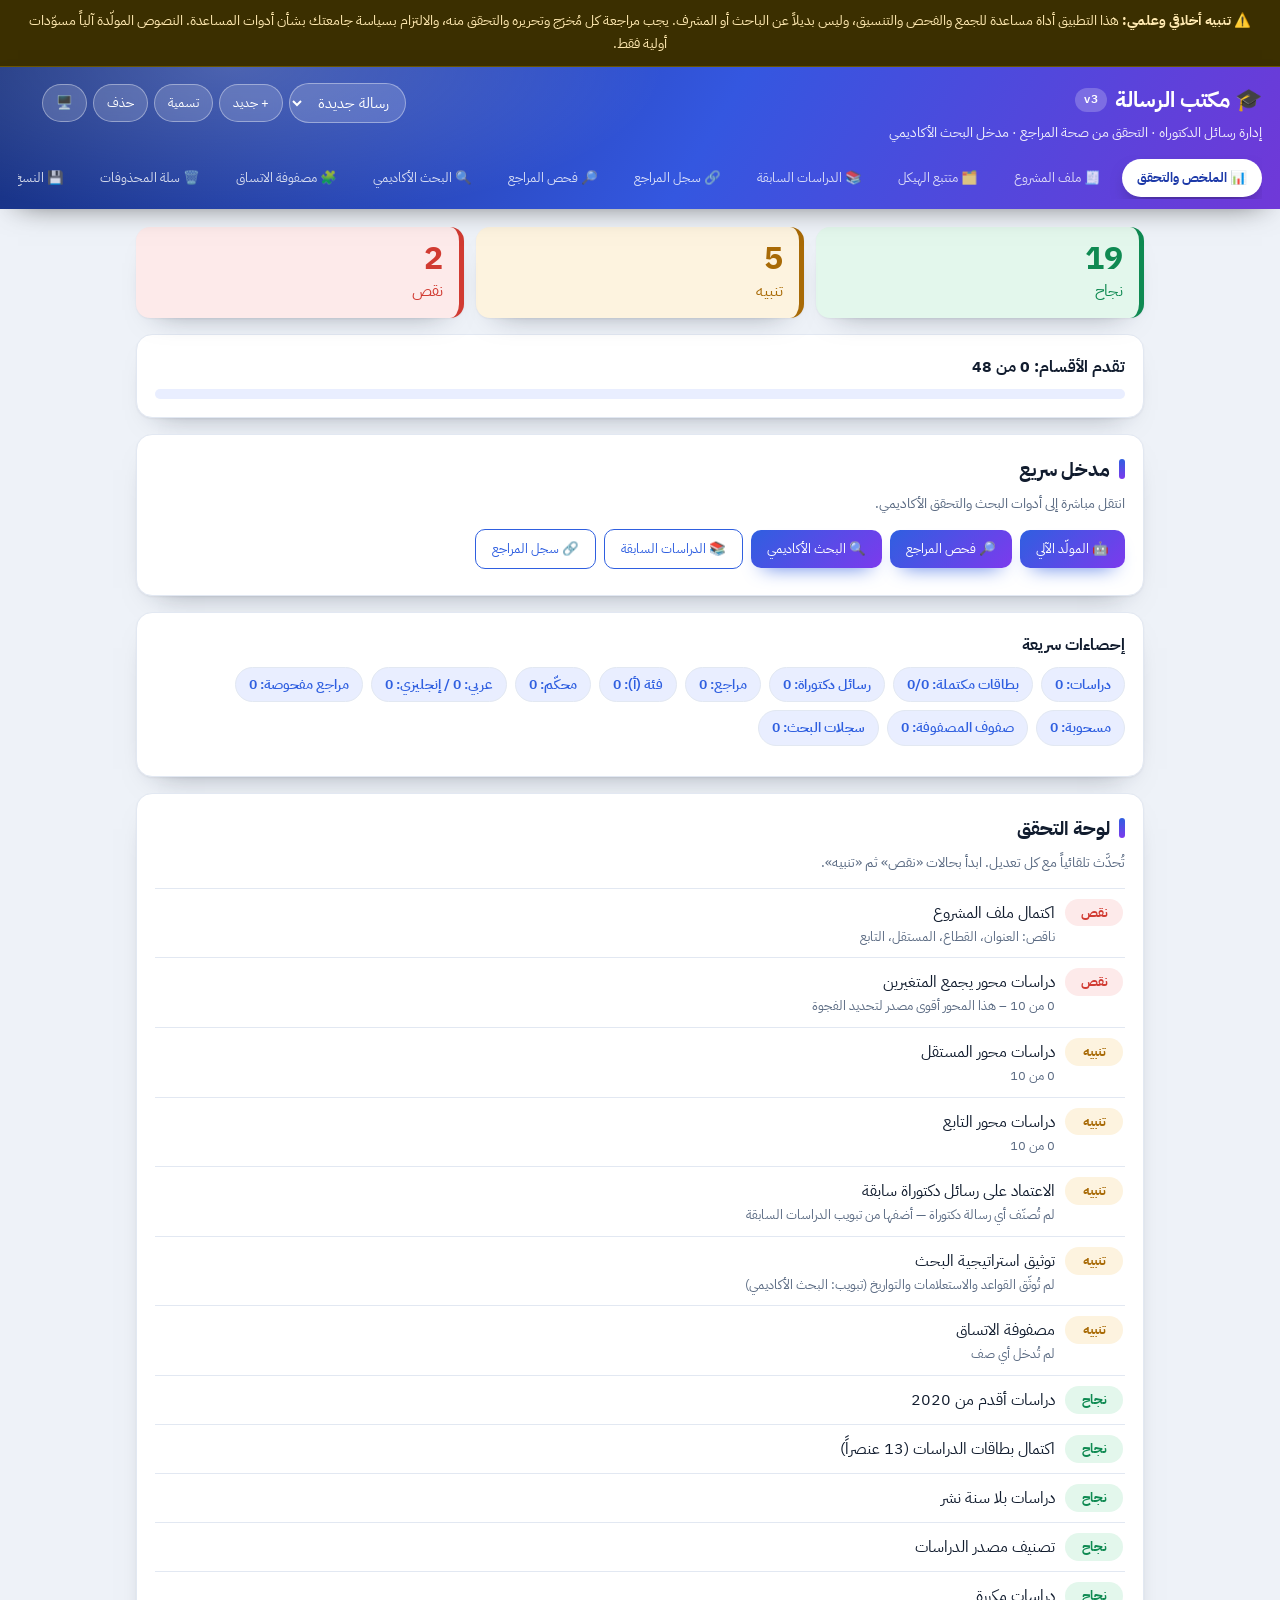
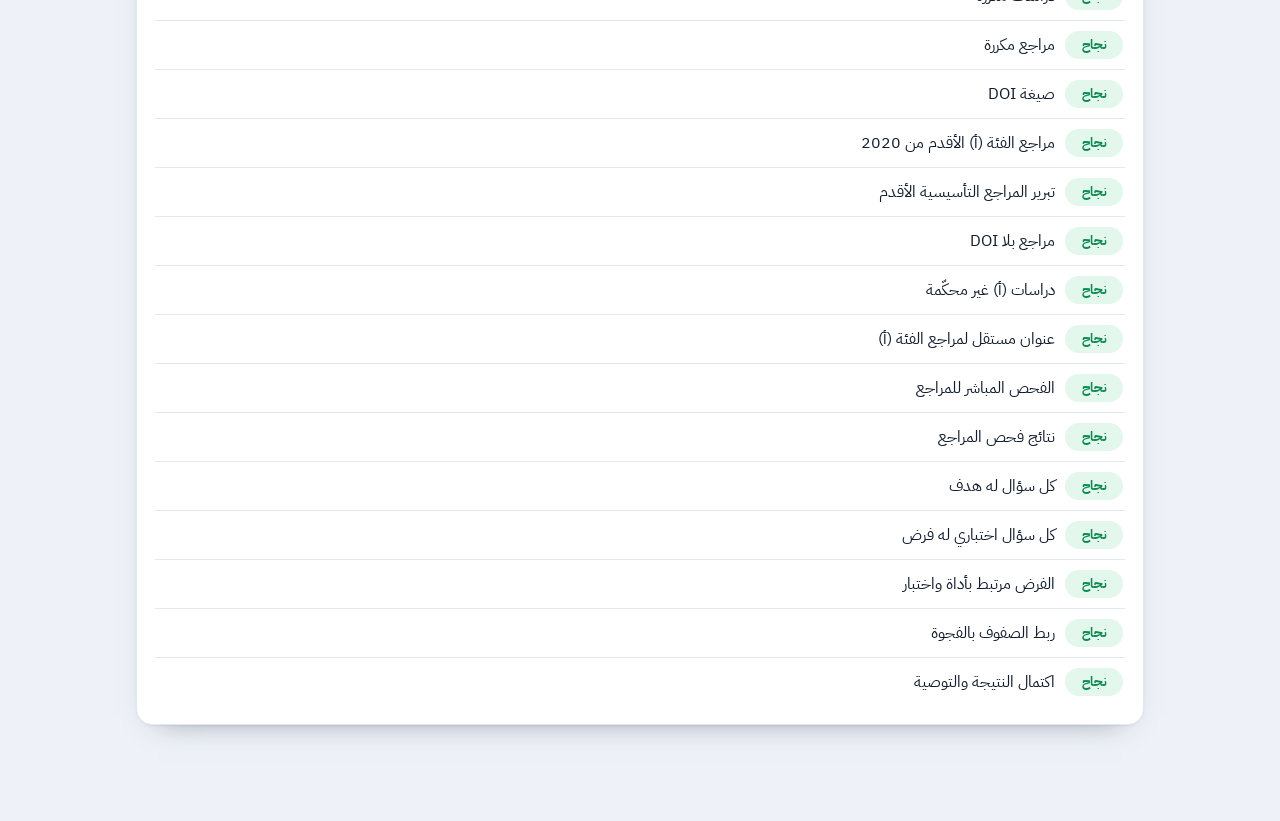
<file: index.html>
<!DOCTYPE html>
<html lang="ar" dir="rtl">
<head>
<meta charset="utf-8">
<meta name="viewport" content="width=device-width, initial-scale=1, viewport-fit=cover">
<title>مكتب الرسالة v3 – إدارة رسائل الدكتوراه والتحقق منها والبحث الأكاديمي</title>
<meta name="description" content="تطبيق عربي لإدارة رسالة الدكتوراه: الهيكل، الدراسات السابقة، سجل المراجع، فحص صحة المراجع عبر Crossref و OpenAlex، البحث الأكاديمي، مصفوفة الاتساق، والمولّد الآلي.">
<meta name="theme-color" content="#16307f">
<link rel="icon" type="image/svg+xml" href="assets/img/logo.svg">
<meta property="og:type" content="website">
<meta property="og:title" content="مكتب الرسالة v3 — مساعد رسائل الدكتوراه">
<meta property="og:description" content="إدارة رسالة الدكتوراه من البداية حتى الاستبيان، مع فحص صحة المراجع والبحث الأكاديمي.">
<meta property="og:image" content="screenshots/01-dashboard.png">
<link href="https://fonts.googleapis.com/css2?family=IBM+Plex+Sans+Arabic:wght@400;500;600;700&display=swap" rel="stylesheet">
<link rel="stylesheet" href="assets/css/style.css">
</head>
<body>
<div role="note" aria-label="تنبيه أخلاقي وعلمي" class="ethics-banner" style="background:#3b2f00;color:#ffe9b0;border-bottom:1px solid #6b5500;padding:10px 16px;font-size:13.5px;line-height:1.7;text-align:center">
⚠️ <b>تنبيه أخلاقي وعلمي:</b> هذا التطبيق أداة مساعدة للجمع والفحص والتنسيق، وليس بديلاً عن الباحث أو المشرف. يجب مراجعة كل مُخرَج وتحريره والتحقق منه، والالتزام بسياسة جامعتك بشأن أدوات المساعدة. النصوص المولّدة آلياً مسوّدات أولية فقط.
</div>
<header>
 <div class="hrow">
  <div><h1>🎓 مكتب الرسالة <span class="ver">v3</span></h1><p>إدارة رسائل الدكتوراه · التحقق من صحة المراجع · مدخل البحث الأكاديمي</p></div>
  <div class="pbar">
   <select id="psel" aria-label="اختيار المشروع"></select>
   <button class="hbtn" id="newp">+ جديد</button>
   <button class="hbtn" id="renp">تسمية</button>
   <button class="hbtn" id="delp">حذف</button>
   <button class="hbtn" id="thm" title="تبديل المظهر">🖥️</button>
   <span id="saved" aria-live="polite">✓</span>
  </div>
 </div>
 <nav role="tablist" id="nav"></nav>
</header>
<main id="main"></main>
<div id="toast" role="status"></div>
<script src="assets/js/app.js"></script>
</body>
</html>
</file>
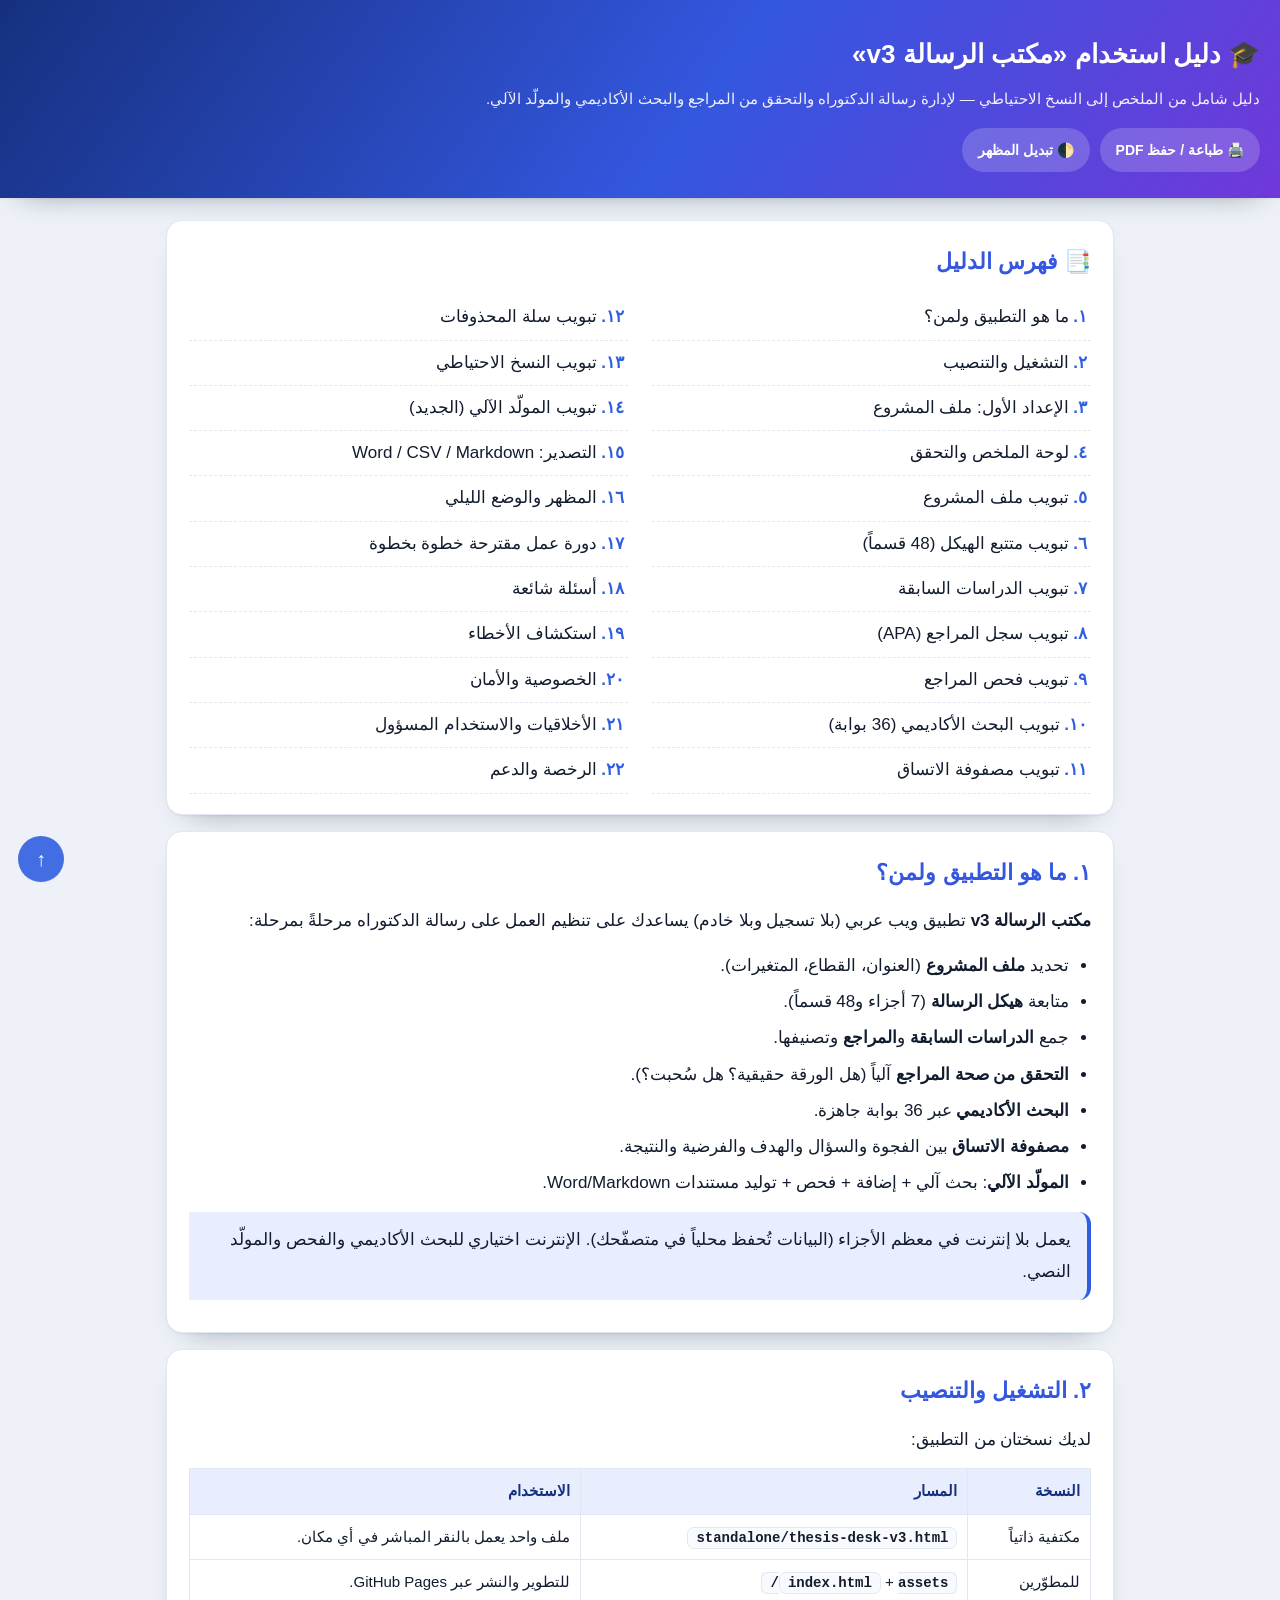
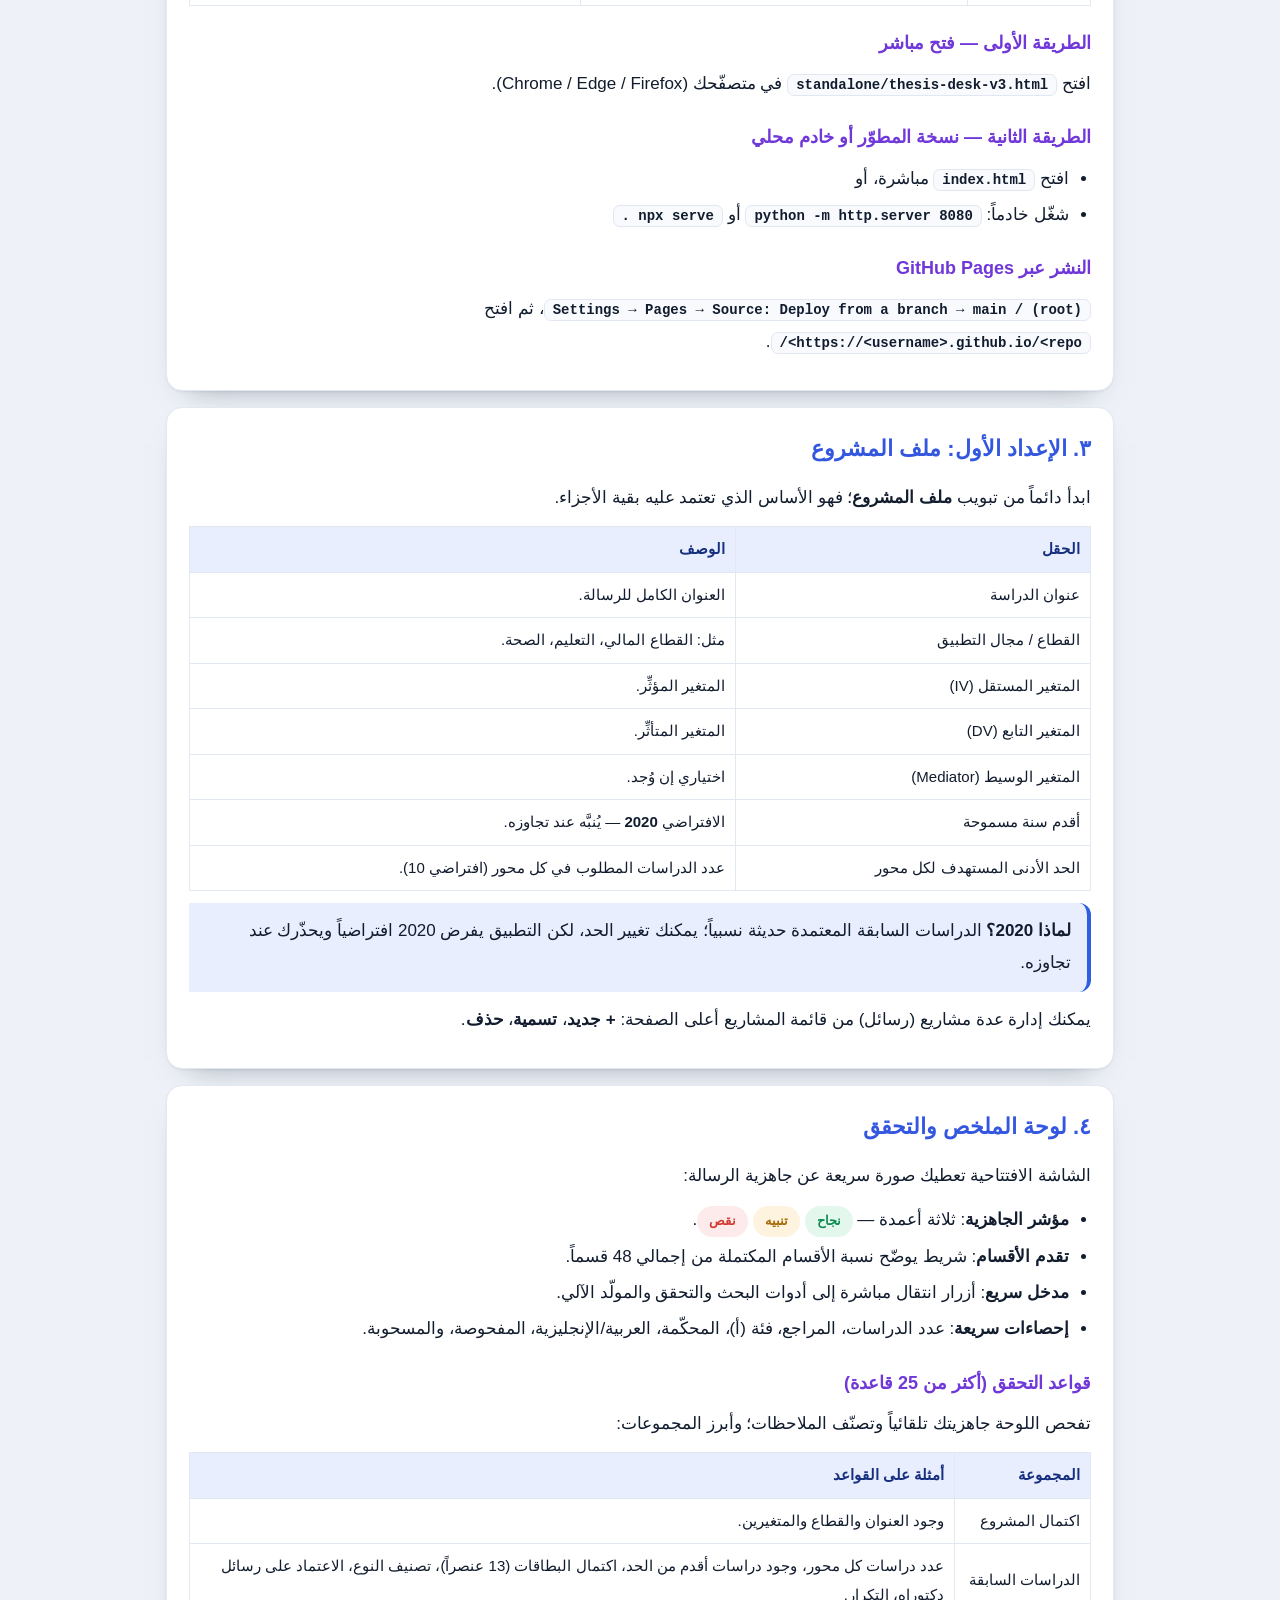
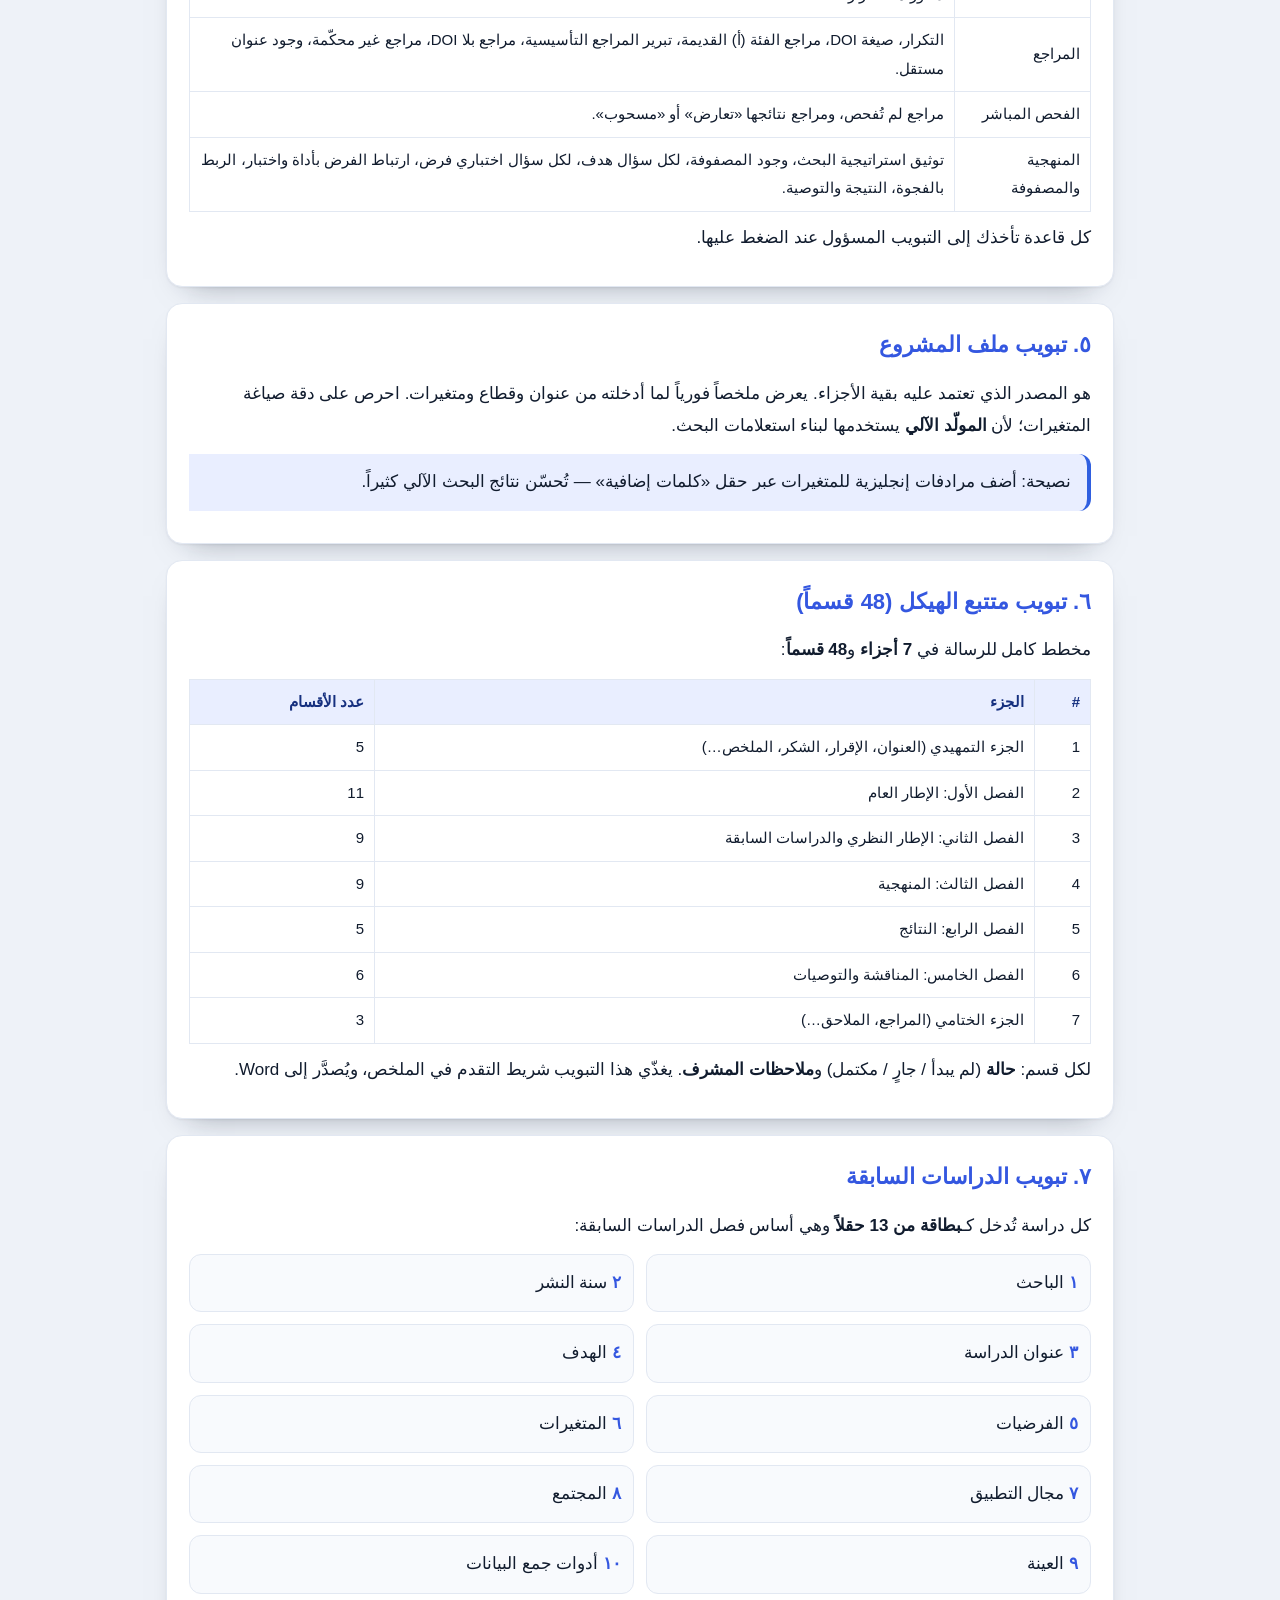
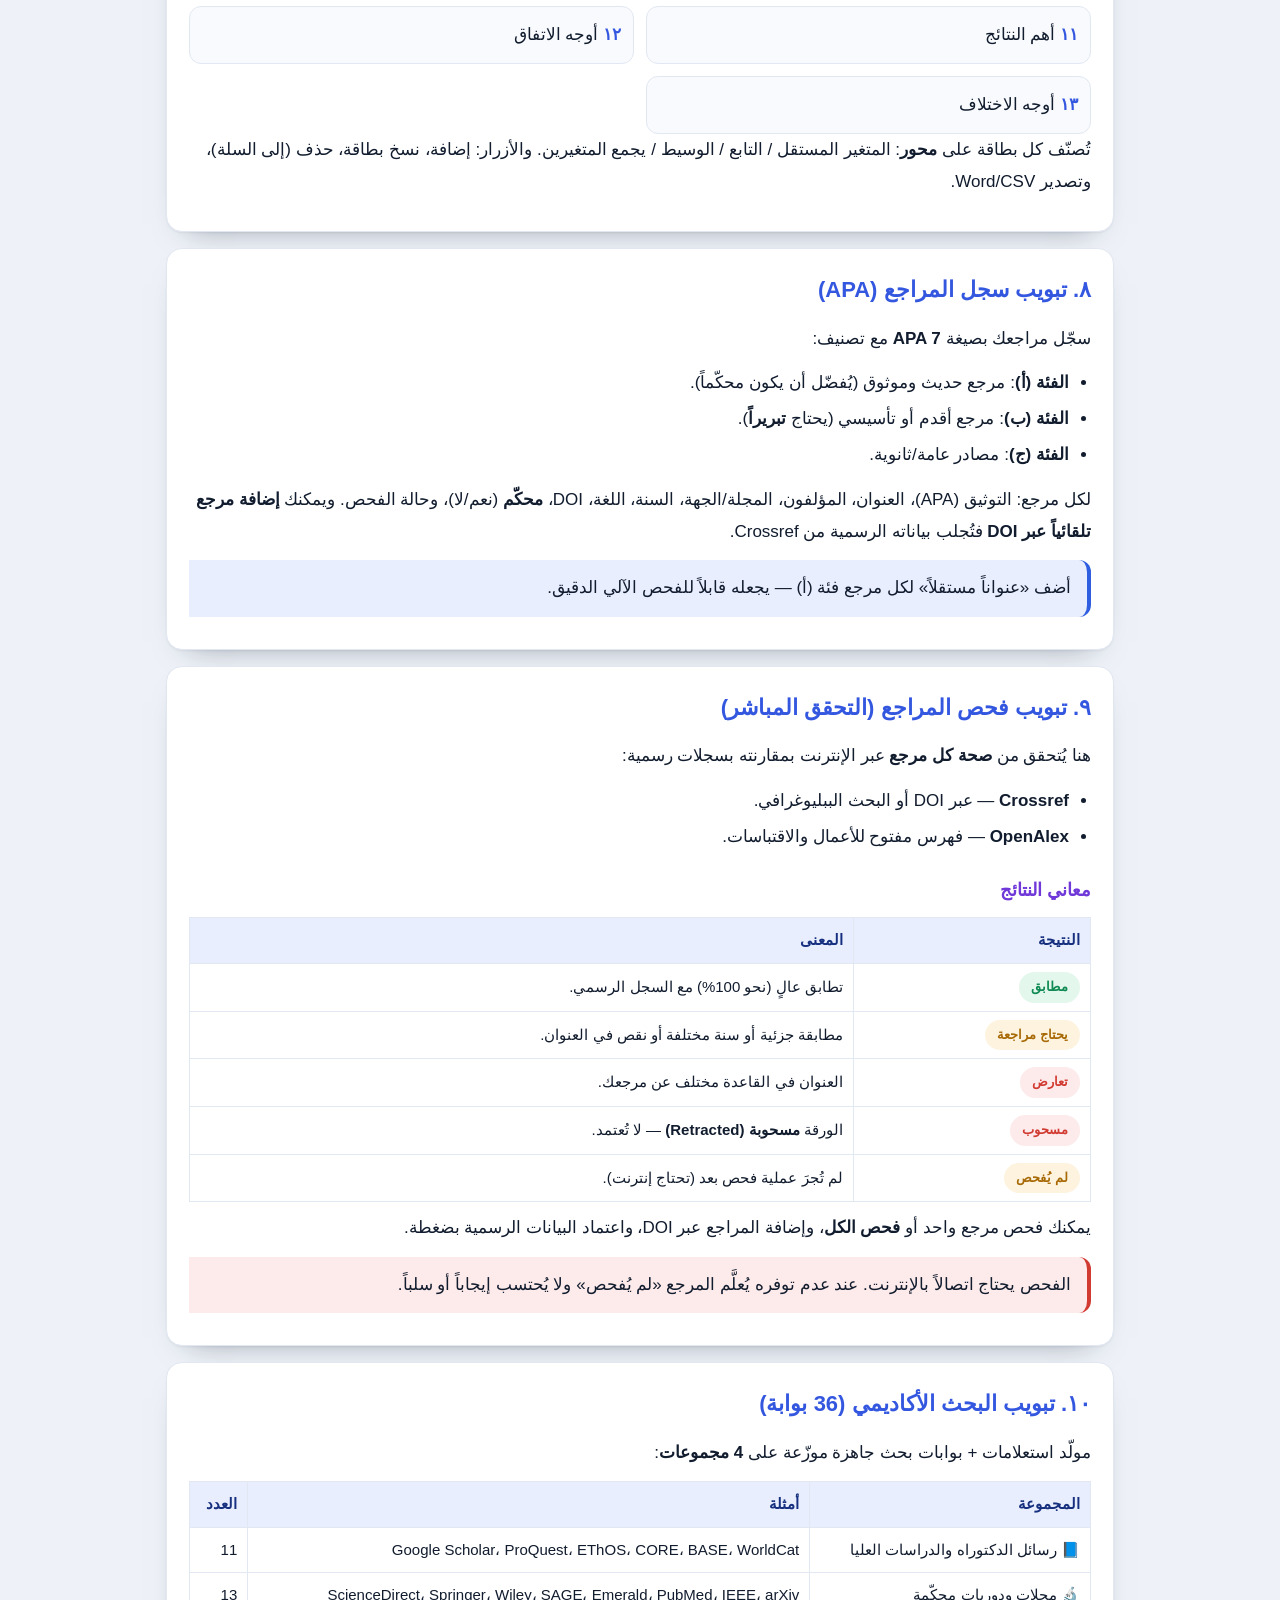
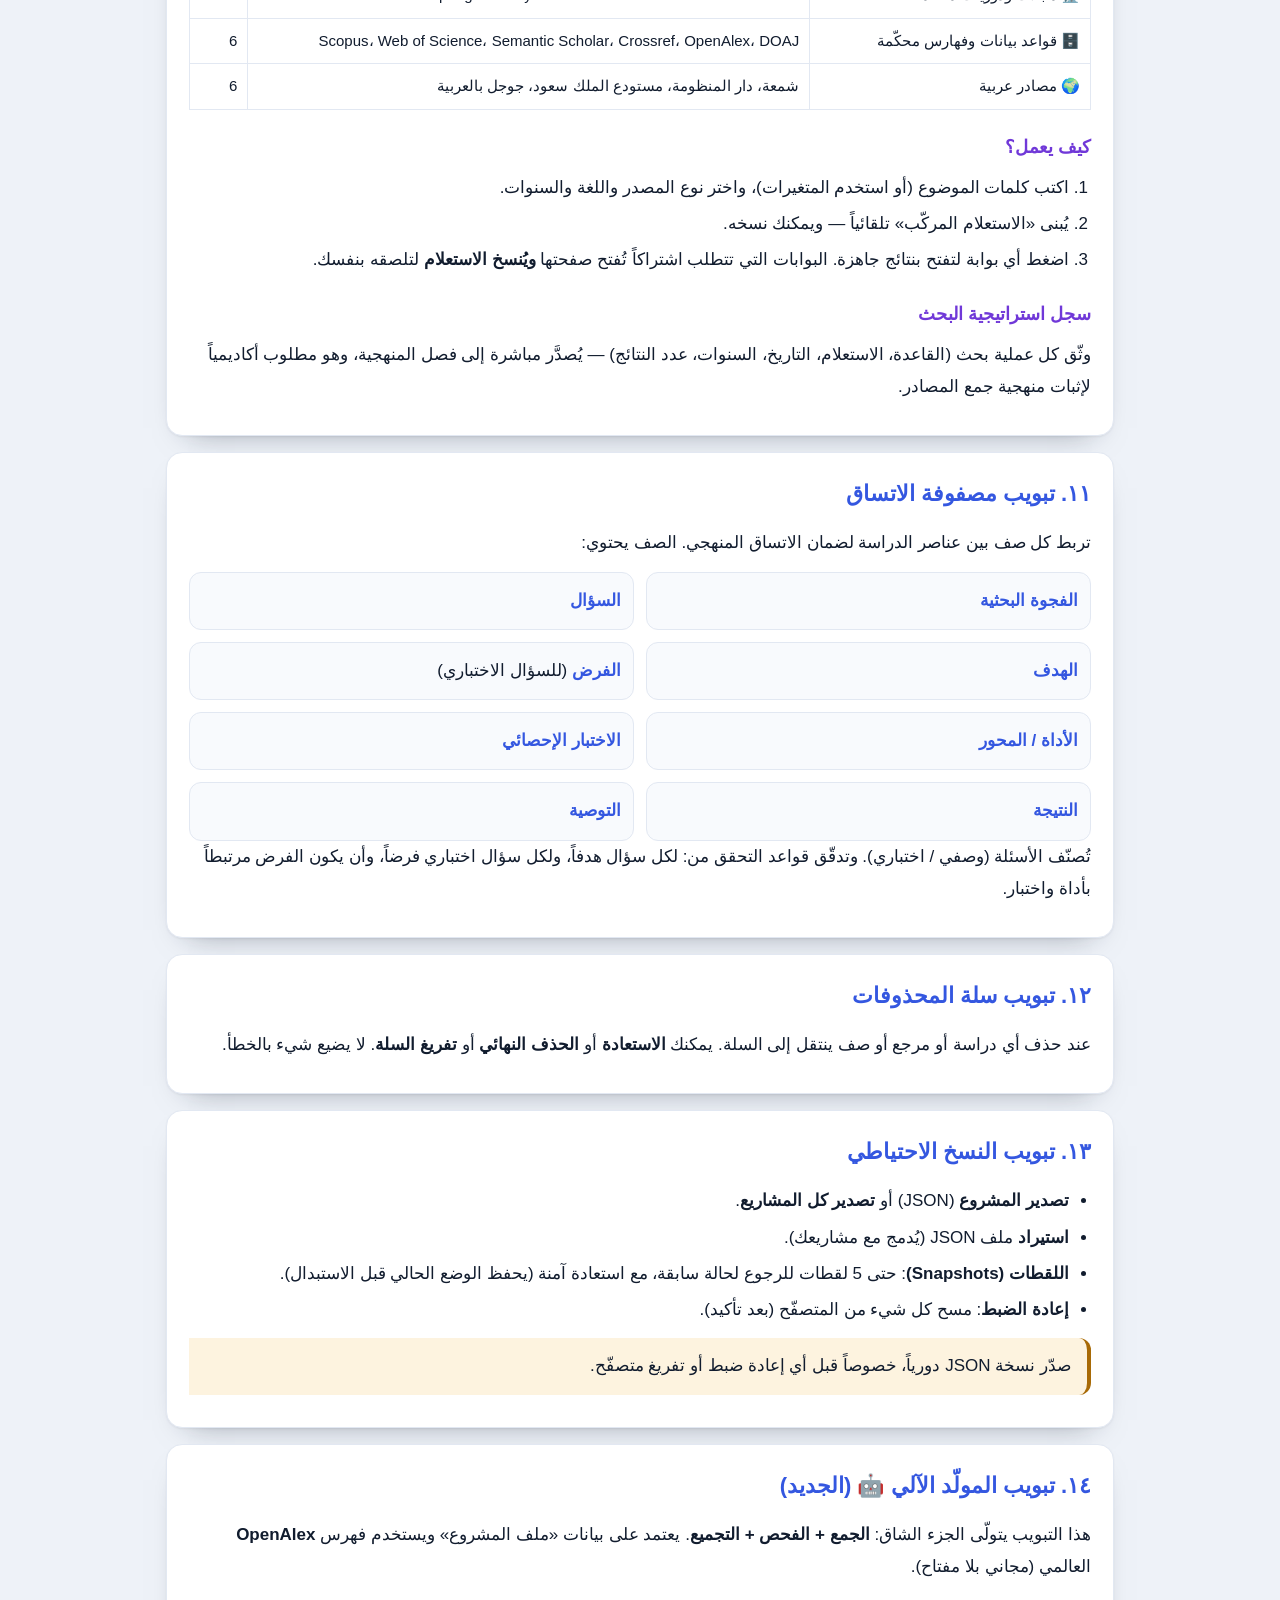
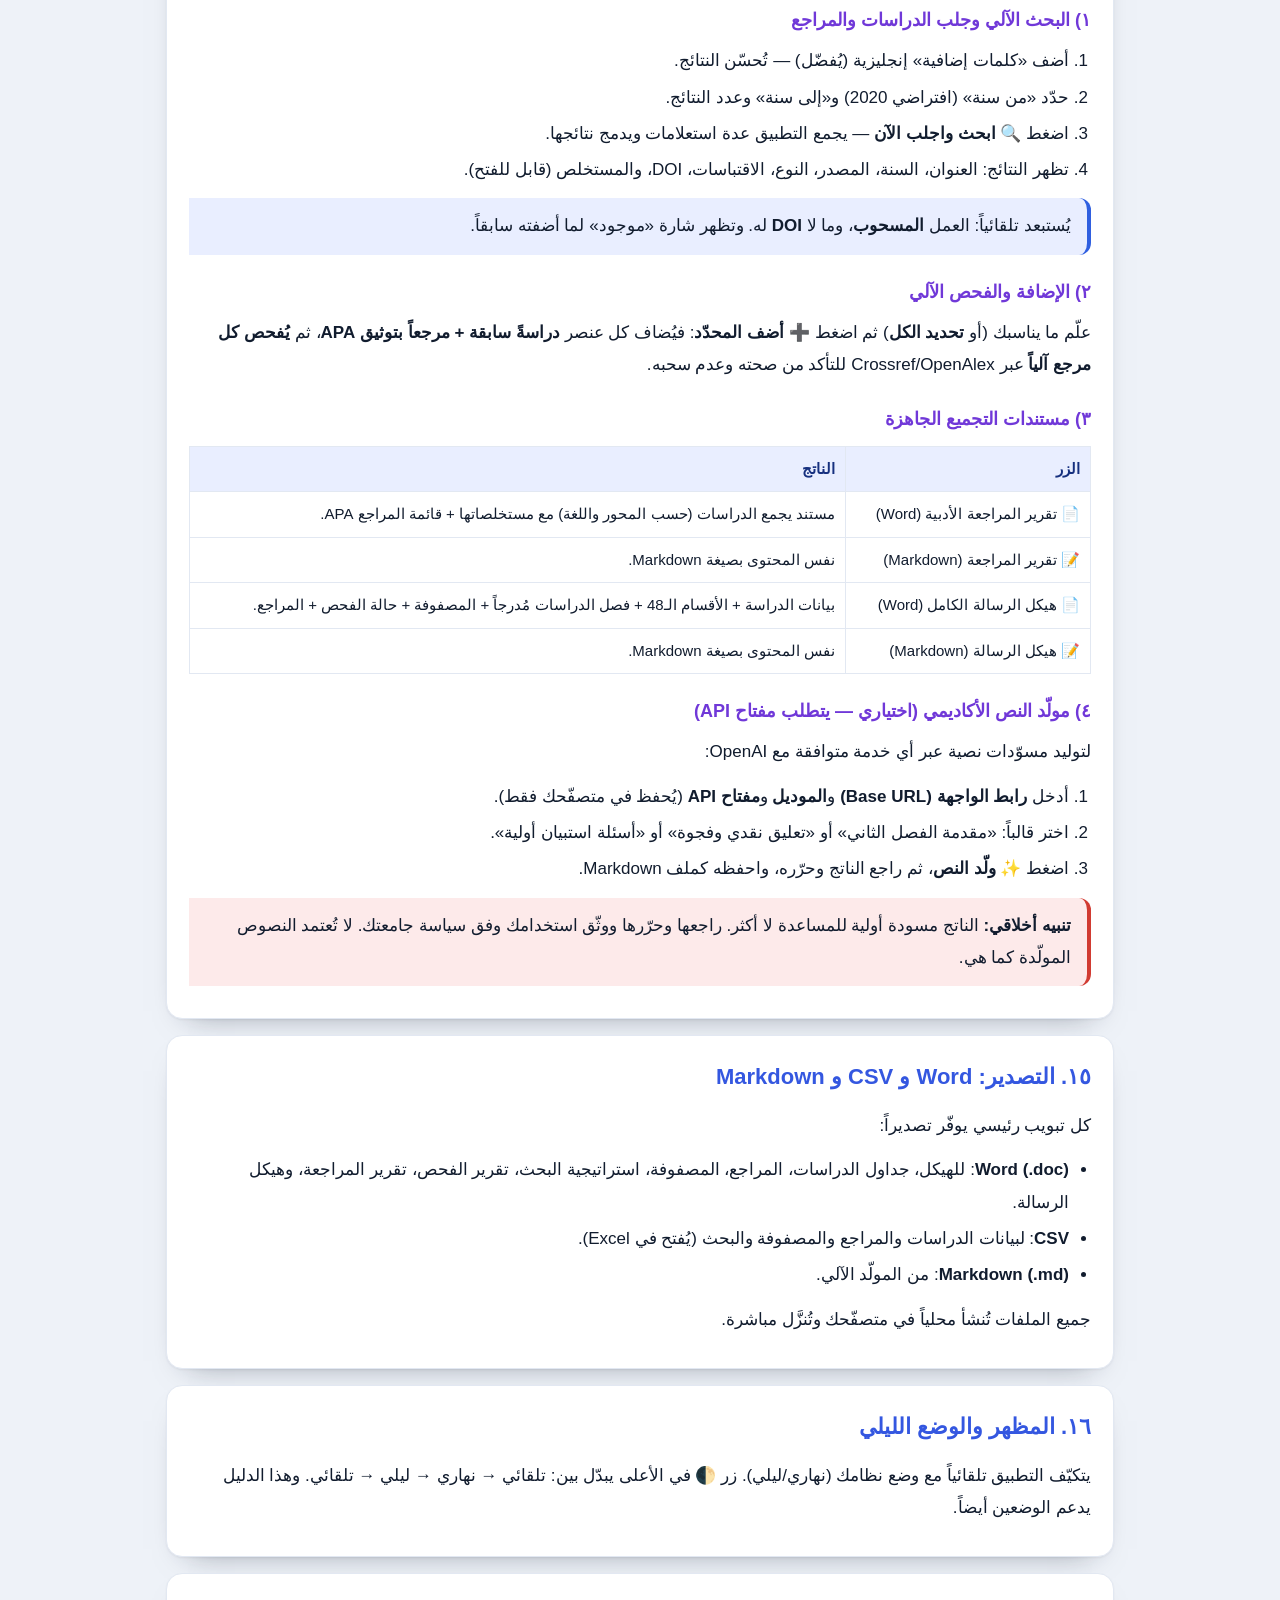
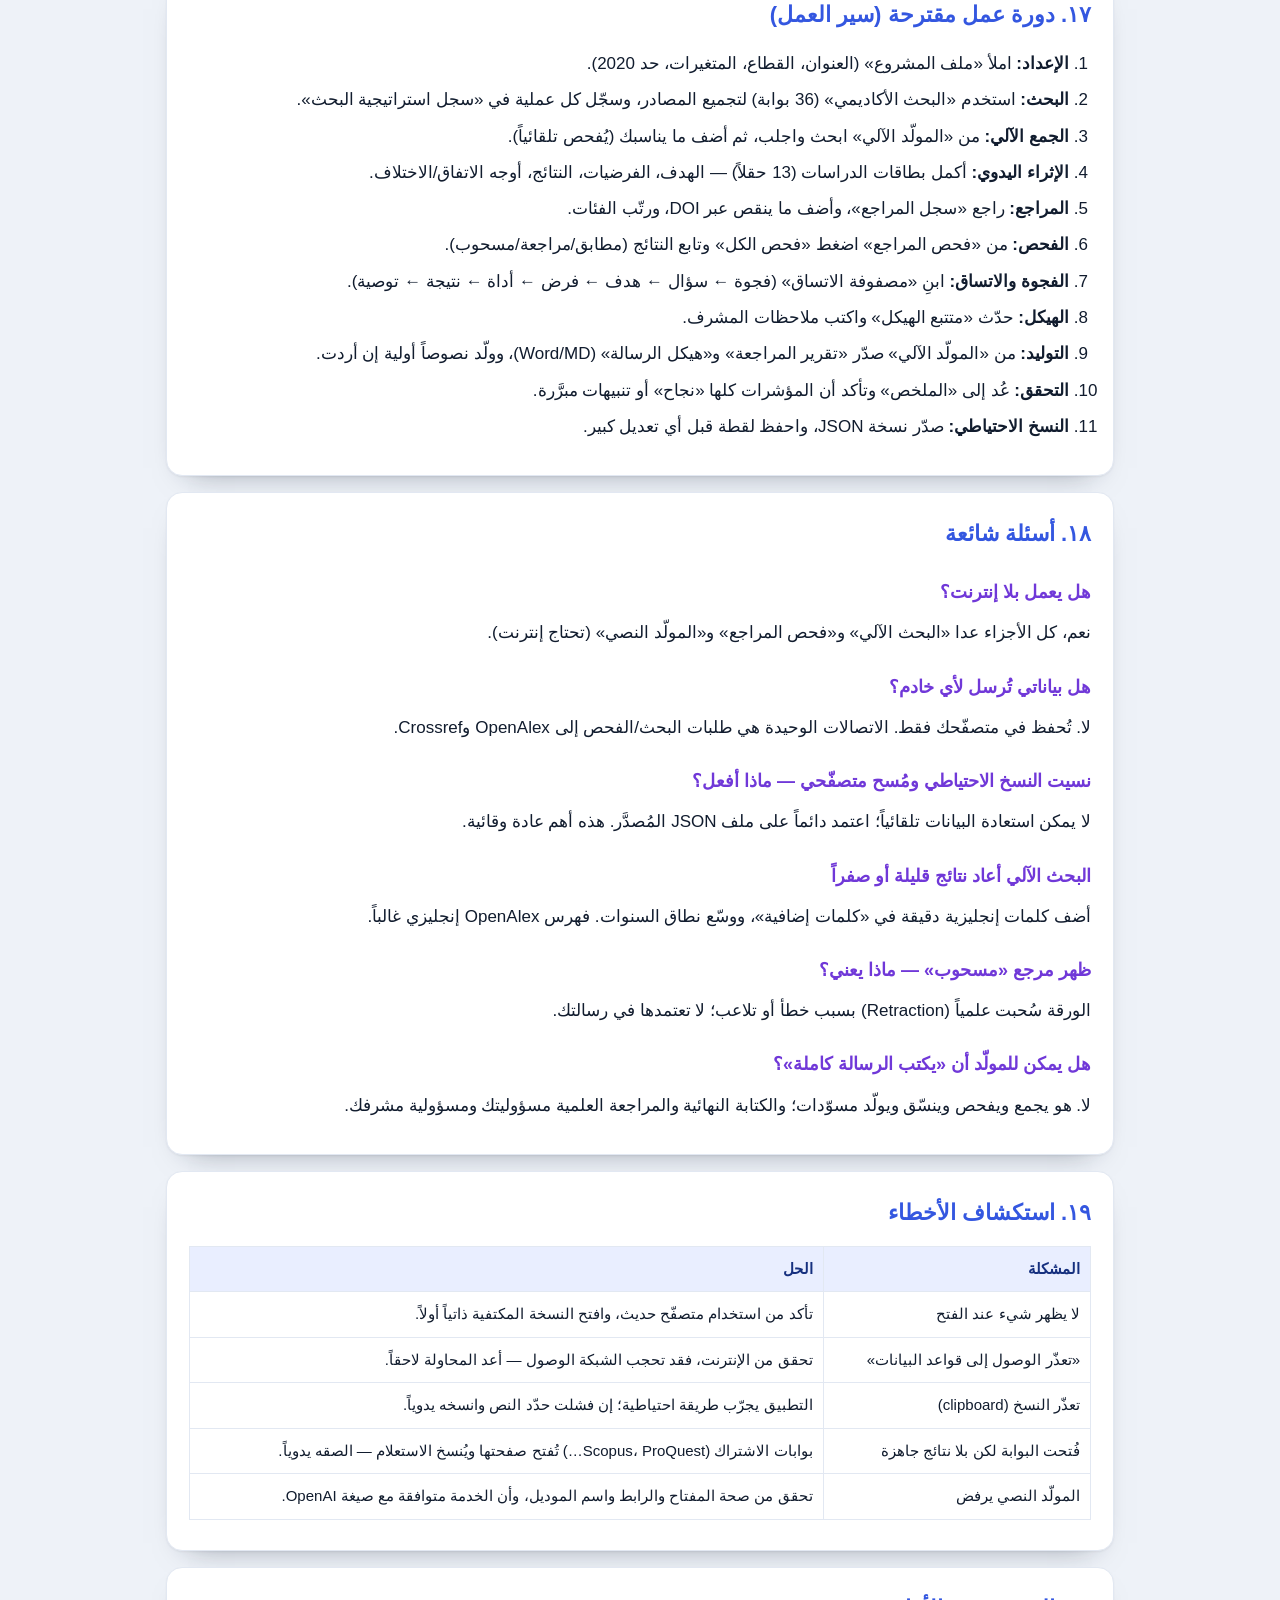
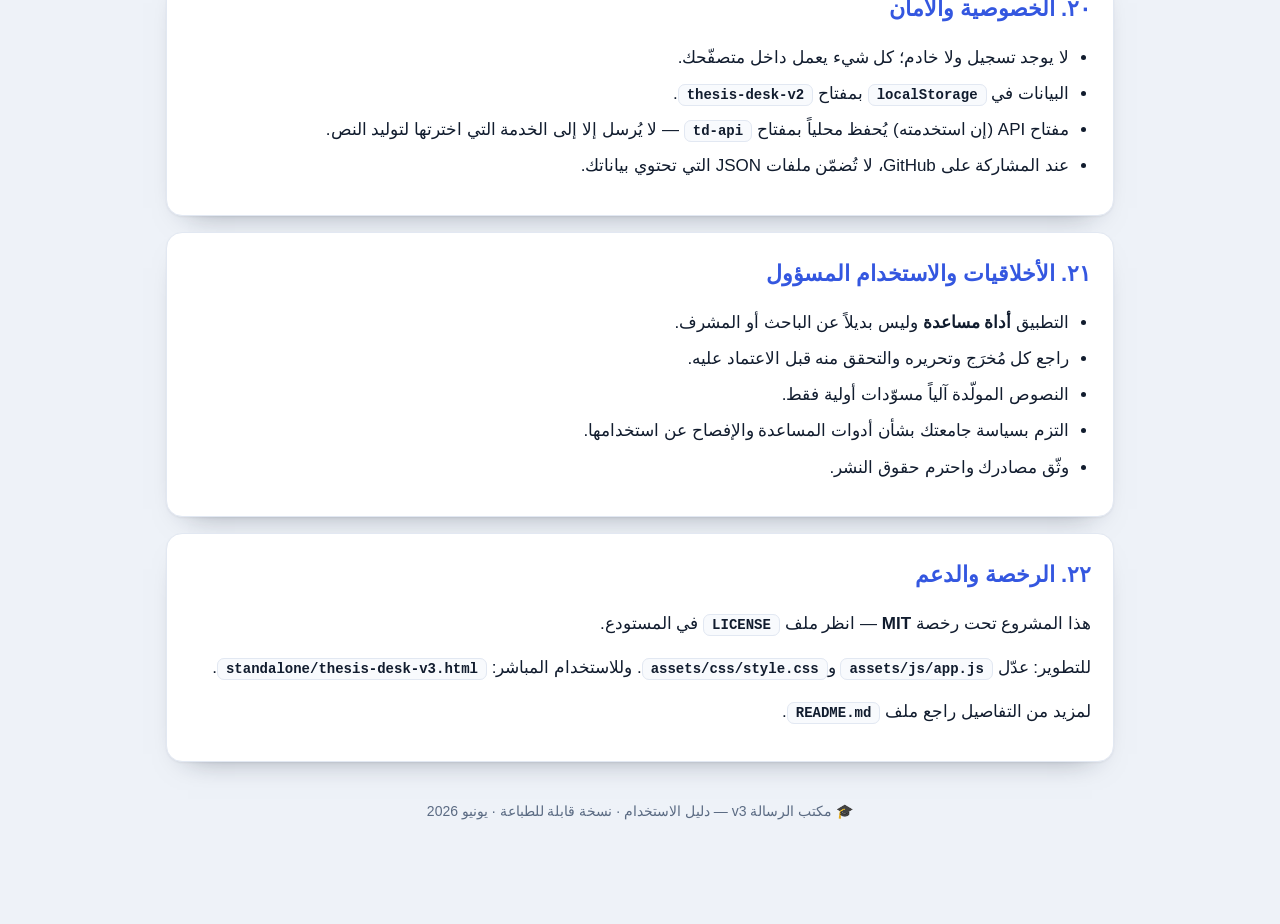
<file: guide.html>
<!DOCTYPE html>
<html lang="ar" dir="rtl">
<head>
<meta charset="utf-8">
<meta name="viewport" content="width=device-width, initial-scale=1">
<title>دليل استخدام مكتب الرسالة v3 — من الملخص إلى النسخ الاحتياطي</title>
<style>
*{box-sizing:border-box}
:root{
--bg:#eef2f8;--bg2:#f8fafd;--card:#ffffff;--ink:#111c2e;--mut:#5b6b83;--line:#e2e8f2;
--acc:#2f5fe0;--acc2:#e9eeff;--acc3:#7c3aed;--hdr1:#16307f;--hdr2:#3457e0;--hdr3:#7038d8;
--ok:#0f8a52;--okb:#e3f7ec;--wr:#a86a06;--wrb:#fdf3df;--fl:#d13b32;--flb:#fdeaea;
--sh:0 1px 2px rgba(17,28,46,.05),0 14px 30px -22px rgba(17,28,46,.55)}
@media (prefers-color-scheme:dark){:root:not([data-theme="light"]){
--bg:#080d1c;--bg2:#0c1226;--card:#111a30;--ink:#e9edfb;--mut:#98a4c6;--line:#242e4b;
--acc:#7aa2ff;--acc2:#1a2445;--acc3:#b39bff;--hdr1:#101f4e;--hdr2:#2b3f9e;--hdr3:#4c1d95;
--ok:#4ade80;--okb:#0e2a1c;--wr:#fbbf24;--wrb:#2a220c;--fl:#f87171;--flb:#2c1414;
--sh:0 1px 2px rgba(0,0,0,.3),0 14px 30px -22px rgba(0,0,0,.8)}}
html{scroll-behavior:smooth}
body{margin:0;background:var(--bg);color:var(--ink);font-family:"IBM Plex Sans Arabic","Segoe UI",Tahoma,Arial,sans-serif;line-height:1.9;font-size:17px}
header{background:linear-gradient(125deg,var(--hdr1),var(--hdr2) 55%,var(--hdr3));color:#fff;padding:30px 20px 26px;box-shadow:var(--sh)}
header h1{margin:0 0 6px;font-size:26px}
header p{margin:0;opacity:.92;font-size:15px}
header .tools{margin-top:14px;display:flex;gap:10px;flex-wrap:wrap}
header button{font:inherit;font-size:14px;font-weight:600;border:0;border-radius:999px;padding:9px 16px;cursor:pointer;background:rgba(255,255,255,.18);color:#fff}
header button:hover{background:rgba(255,255,255,.32)}
.wrap{max-width:980px;margin:0 auto;padding:22px 16px 80px}
.card{background:var(--card);border:1px solid var(--line);border-radius:16px;padding:20px 22px;margin:0 0 16px;box-shadow:var(--sh)}
h2{color:var(--hdr2);font-size:22px;margin:0 0 12px;scroll-margin-top:16px}
h3{color:var(--hdr3);font-size:18px;margin:20px 0 8px}
p{margin:0 0 12px}
a{color:var(--acc)}
small{color:var(--mut)}
.toc{columns:2;column-gap:24px}
@media(max-width:640px){.toc{columns:1}}
.toc a{display:block;padding:6px 4px;text-decoration:none;color:var(--ink);border-bottom:1px dashed var(--line)}
.toc a:hover{color:var(--acc)}
.toc b{color:var(--acc);font-weight:700}
ul,ol{margin:0 0 12px;padding-inline-start:22px}
li{margin:4px 0}
table{width:100%;border-collapse:collapse;margin:10px 0;font-size:15px}
th,td{border:1px solid var(--line);padding:8px 10px;text-align:start}
th{background:var(--acc2);color:var(--hdr1)}
.badge{display:inline-block;font-size:13px;font-weight:700;border-radius:999px;padding:3px 12px;white-space:nowrap}
.ok{background:var(--okb);color:var(--ok)}.wr{background:var(--wrb);color:var(--wr)}.fl{background:var(--flb);color:var(--fl)}
.note{border-inline-start:4px solid var(--acc);background:var(--acc2);border-radius:0 12px 12px 0;padding:12px 16px;margin:12px 0}
.note.warn{border-color:var(--wr);background:var(--wrb)}
.note.danger{border-color:var(--fl);background:var(--flb)}
.kbd{font:600 14px/1 ui-monospace,Consolas,monospace;background:var(--bg2);border:1px solid var(--line);border-radius:7px;padding:2px 8px}
.grid{display:grid;grid-template-columns:1fr 1fr;gap:12px}
@media(max-width:640px){.grid{grid-template-columns:1fr}}
.mini{background:var(--bg2);border:1px solid var(--line);border-radius:12px;padding:12px}
.mini b{color:var(--hdr2)}
.top{position:fixed;inset-inline-end:18px;bottom:18px;background:var(--acc);color:#fff;border:0;border-radius:50%;width:46px;height:46px;font-size:20px;cursor:pointer;box-shadow:var(--sh);opacity:.9}
.top:hover{opacity:1}
footer{color:var(--mut);text-align:center;font-size:14px;padding:20px}
@media print{
 header{background:#16307f!important;-webkit-print-color-adjust:exact;print-color-adjust:exact}
 .top,header .tools{display:none}
 body{background:#fff;font-size:12pt}
 .card{box-shadow:none;break-inside:avoid}
 a{color:#000;text-decoration:none}
}
</style>
</head>
<body>
<header>
 <h1>🎓 دليل استخدام «مكتب الرسالة v3»</h1>
 <p>دليل شامل من الملخص إلى النسخ الاحتياطي — لإدارة رسالة الدكتوراه والتحقق من المراجع والبحث الأكاديمي والمولّد الآلي.</p>
 <div class="tools">
  <button onclick="window.print()">🖨️ طباعة / حفظ PDF</button>
  <button onclick="toggleTheme()">🌓 تبديل المظهر</button>
 </div>
</header>

<div class="wrap">

 <div class="card">
  <h2 id="toc">📑 فهرس الدليل</h2>
  <nav class="toc">
   <a href="#s1"><b>١.</b> ما هو التطبيق ولمن؟</a>
   <a href="#s2"><b>٢.</b> التشغيل والتنصيب</a>
   <a href="#s3"><b>٣.</b> الإعداد الأول: ملف المشروع</a>
   <a href="#s4"><b>٤.</b> لوحة الملخص والتحقق</a>
   <a href="#s5"><b>٥.</b> تبويب ملف المشروع</a>
   <a href="#s6"><b>٦.</b> تبويب متتبع الهيكل (48 قسماً)</a>
   <a href="#s7"><b>٧.</b> تبويب الدراسات السابقة</a>
   <a href="#s8"><b>٨.</b> تبويب سجل المراجع (APA)</a>
   <a href="#s9"><b>٩.</b> تبويب فحص المراجع</a>
   <a href="#s10"><b>١٠.</b> تبويب البحث الأكاديمي (36 بوابة)</a>
   <a href="#s11"><b>١١.</b> تبويب مصفوفة الاتساق</a>
   <a href="#s12"><b>١٢.</b> تبويب سلة المحذوفات</a>
   <a href="#s13"><b>١٣.</b> تبويب النسخ الاحتياطي</a>
   <a href="#s14"><b>١٤.</b> تبويب المولّد الآلي (الجديد)</a>
   <a href="#s15"><b>١٥.</b> التصدير: Word / CSV / Markdown</a>
   <a href="#s16"><b>١٦.</b> المظهر والوضع الليلي</a>
   <a href="#s17"><b>١٧.</b> دورة عمل مقترحة خطوة بخطوة</a>
   <a href="#s18"><b>١٨.</b> أسئلة شائعة</a>
   <a href="#s19"><b>١٩.</b> استكشاف الأخطاء</a>
   <a href="#s20"><b>٢٠.</b> الخصوصية والأمان</a>
   <a href="#s21"><b>٢١.</b> الأخلاقيات والاستخدام المسؤول</a>
   <a href="#s22"><b>٢٢.</b> الرخصة والدعم</a>
  </nav>
 </div>

 <!-- ============ 1 ============ -->
 <div class="card">
  <h2 id="s1">١. ما هو التطبيق ولمن؟</h2>
  <p><b>مكتب الرسالة v3</b> تطبيق ويب عربي (بلا تسجيل وبلا خادم) يساعدك على تنظيم العمل على رسالة الدكتوراه مرحلةً بمرحلة:</p>
  <ul>
   <li>تحديد <b>ملف المشروع</b> (العنوان، القطاع، المتغيرات).</li>
   <li>متابعة <b>هيكل الرسالة</b> (7 أجزاء و48 قسماً).</li>
   <li>جمع <b>الدراسات السابقة</b> و<b>المراجع</b> وتصنيفها.</li>
   <li><b>التحقق من صحة المراجع</b> آلياً (هل الورقة حقيقية؟ هل سُحبت؟).</li>
   <li><b>البحث الأكاديمي</b> عبر 36 بوابة جاهزة.</li>
   <li><b>مصفوفة الاتساق</b> بين الفجوة والسؤال والهدف والفرضية والنتيجة.</li>
   <li><b>المولّد الآلي</b>: بحث آلي + إضافة + فحص + توليد مستندات Word/Markdown.</li>
  </ul>
  <div class="note">يعمل بلا إنترنت في معظم الأجزاء (البيانات تُحفظ محلياً في متصفّحك). الإنترنت اختياري للبحث الأكاديمي والفحص والمولّد النصي.</div>
 </div>

 <!-- ============ 2 ============ -->
 <div class="card">
  <h2 id="s2">٢. التشغيل والتنصيب</h2>
  <p>لديك نسختان من التطبيق:</p>
  <table>
   <tr><th>النسخة</th><th>المسار</th><th>الاستخدام</th></tr>
   <tr><td>مكتفية ذاتياً</td><td><span class="kbd">standalone/thesis-desk-v3.html</span></td><td>ملف واحد يعمل بالنقر المباشر في أي مكان.</td></tr>
   <tr><td>للمطوّرين</td><td><span class="kbd">index.html</span> + <span class="kbd">assets/</span></td><td>للتطوير والنشر عبر GitHub Pages.</td></tr>
  </table>
  <h3>الطريقة الأولى — فتح مباشر</h3>
  <p>افتح <span class="kbd">standalone/thesis-desk-v3.html</span> في متصفّحك (Chrome / Edge / Firefox).</p>
  <h3>الطريقة الثانية — نسخة المطوّر أو خادم محلي</h3>
  <ul>
   <li>افتح <span class="kbd">index.html</span> مباشرة، أو</li>
   <li>شغّل خادماً: <span class="kbd">python -m http.server 8080</span> أو <span class="kbd">npx serve .</span></li>
  </ul>
  <h3>النشر عبر GitHub Pages</h3>
  <p><span class="kbd">Settings → Pages → Source: Deploy from a branch → main / (root)</span>، ثم افتح <span class="kbd">https://&lt;username&gt;.github.io/&lt;repo&gt;/</span>.</p>
 </div>

 <!-- ============ 3 ============ -->
 <div class="card">
  <h2 id="s3">٣. الإعداد الأول: ملف المشروع</h2>
  <p>ابدأ دائماً من تبويب <b>ملف المشروع</b>؛ فهو الأساس الذي تعتمد عليه بقية الأجزاء.</p>
  <table>
   <tr><th>الحقل</th><th>الوصف</th></tr>
   <tr><td>عنوان الدراسة</td><td>العنوان الكامل للرسالة.</td></tr>
   <tr><td>القطاع / مجال التطبيق</td><td>مثل: القطاع المالي، التعليم، الصحة.</td></tr>
   <tr><td>المتغير المستقل (IV)</td><td>المتغير المؤثِّر.</td></tr>
   <tr><td>المتغير التابع (DV)</td><td>المتغير المتأثِّر.</td></tr>
   <tr><td>المتغير الوسيط (Mediator)</td><td>اختياري إن وُجد.</td></tr>
   <tr><td>أقدم سنة مسموحة</td><td>الافتراضي <b>2020</b> — يُنبَّه عند تجاوزه.</td></tr>
   <tr><td>الحد الأدنى المستهدف لكل محور</td><td>عدد الدراسات المطلوب في كل محور (افتراضي 10).</td></tr>
  </table>
  <div class="note"><b>لماذا 2020؟</b> الدراسات السابقة المعتمدة حديثة نسبياً؛ يمكنك تغيير الحد، لكن التطبيق يفرض 2020 افتراضياً ويحذّرك عند تجاوزه.</div>
  <p>يمكنك إدارة عدة مشاريع (رسائل) من قائمة المشاريع أعلى الصفحة: <b>+ جديد</b>، <b>تسمية</b>، <b>حذف</b>.</p>
 </div>

 <!-- ============ 4 ============ -->
 <div class="card">
  <h2 id="s4">٤. لوحة الملخص والتحقق</h2>
  <p>الشاشة الافتتاحية تعطيك صورة سريعة عن جاهزية الرسالة:</p>
  <ul>
   <li><b>مؤشر الجاهزية</b>: ثلاثة أعمدة — <span class="badge ok">نجاح</span> <span class="badge wr">تنبيه</span> <span class="badge fl">نقص</span>.</li>
   <li><b>تقدم الأقسام</b>: شريط يوضّح نسبة الأقسام المكتملة من إجمالي 48 قسماً.</li>
   <li><b>مدخل سريع</b>: أزرار انتقال مباشرة إلى أدوات البحث والتحقق والمولّد الآلي.</li>
   <li><b>إحصاءات سريعة</b>: عدد الدراسات، المراجع، فئة (أ)، المحكّمة، العربية/الإنجليزية، المفحوصة، والمسحوبة.</li>
  </ul>
  <h3>قواعد التحقق (أكثر من 25 قاعدة)</h3>
  <p>تفحص اللوحة جاهزيتك تلقائياً وتصنّف الملاحظات؛ وأبرز المجموعات:</p>
  <table>
   <tr><th>المجموعة</th><th>أمثلة على القواعد</th></tr>
   <tr><td>اكتمال المشروع</td><td>وجود العنوان والقطاع والمتغيرين.</td></tr>
   <tr><td>الدراسات السابقة</td><td>عدد دراسات كل محور، وجود دراسات أقدم من الحد، اكتمال البطاقات (13 عنصراً)، تصنيف النوع، الاعتماد على رسائل دكتوراه، التكرار.</td></tr>
   <tr><td>المراجع</td><td>التكرار، صيغة DOI، مراجع الفئة (أ) القديمة، تبرير المراجع التأسيسية، مراجع بلا DOI، مراجع غير محكّمة، وجود عنوان مستقل.</td></tr>
   <tr><td>الفحص المباشر</td><td>مراجع لم تُفحص، ومراجع نتائجها «تعارض» أو «مسحوب».</td></tr>
   <tr><td>المنهجية والمصفوفة</td><td>توثيق استراتيجية البحث، وجود المصفوفة، لكل سؤال هدف، لكل سؤال اختباري فرض، ارتباط الفرض بأداة واختبار، الربط بالفجوة، النتيجة والتوصية.</td></tr>
  </table>
  <p>كل قاعدة تأخذك إلى التبويب المسؤول عند الضغط عليها.</p>
 </div>

 <!-- ============ 5 ============ -->
 <div class="card">
  <h2 id="s5">٥. تبويب ملف المشروع</h2>
  <p>هو المصدر الذي تعتمد عليه بقية الأجزاء. يعرض ملخصاً فورياً لما أدخلته من عنوان وقطاع ومتغيرات. احرص على دقة صياغة المتغيرات؛ لأن <b>المولّد الآلي</b> يستخدمها لبناء استعلامات البحث.</p>
  <div class="note">نصيحة: أضف مرادفات إنجليزية للمتغيرات عبر حقل «كلمات إضافية» — تُحسّن نتائج البحث الآلي كثيراً.</div>
 </div>

 <!-- ============ 6 ============ -->
 <div class="card">
  <h2 id="s6">٦. تبويب متتبع الهيكل (48 قسماً)</h2>
  <p>مخطط كامل للرسالة في <b>7 أجزاء</b> و<b>48 قسماً</b>:</p>
  <table>
   <tr><th>#</th><th>الجزء</th><th>عدد الأقسام</th></tr>
   <tr><td>1</td><td>الجزء التمهيدي (العنوان، الإقرار، الشكر، الملخص…)</td><td>5</td></tr>
   <tr><td>2</td><td>الفصل الأول: الإطار العام</td><td>11</td></tr>
   <tr><td>3</td><td>الفصل الثاني: الإطار النظري والدراسات السابقة</td><td>9</td></tr>
   <tr><td>4</td><td>الفصل الثالث: المنهجية</td><td>9</td></tr>
   <tr><td>5</td><td>الفصل الرابع: النتائج</td><td>5</td></tr>
   <tr><td>6</td><td>الفصل الخامس: المناقشة والتوصيات</td><td>6</td></tr>
   <tr><td>7</td><td>الجزء الختامي (المراجع، الملاحق…)</td><td>3</td></tr>
  </table>
  <p>لكل قسم: <b>حالة</b> (لم يبدأ / جارٍ / مكتمل) و<b>ملاحظات المشرف</b>. يغذّي هذا التبويب شريط التقدم في الملخص، ويُصدَّر إلى Word.</p>
 </div>

 <!-- ============ 7 ============ -->
 <div class="card">
  <h2 id="s7">٧. تبويب الدراسات السابقة</h2>
  <p>كل دراسة تُدخل كـ<b>بطاقة من 13 حقلاً</b> وهي أساس فصل الدراسات السابقة:</p>
  <div class="grid">
   <div class="mini"><b>١</b> الباحث</div>
   <div class="mini"><b>٢</b> سنة النشر</div>
   <div class="mini"><b>٣</b> عنوان الدراسة</div>
   <div class="mini"><b>٤</b> الهدف</div>
   <div class="mini"><b>٥</b> الفرضيات</div>
   <div class="mini"><b>٦</b> المتغيرات</div>
   <div class="mini"><b>٧</b> مجال التطبيق</div>
   <div class="mini"><b>٨</b> المجتمع</div>
   <div class="mini"><b>٩</b> العينة</div>
   <div class="mini"><b>١٠</b> أدوات جمع البيانات</div>
   <div class="mini"><b>١١</b> أهم النتائج</div>
   <div class="mini"><b>١٢</b> أوجه الاتفاق</div>
   <div class="mini"><b>١٣</b> أوجه الاختلاف</div>
  </div>
  <p>تُصنّف كل بطاقة على <b>محور</b>: المتغير المستقل / التابع / الوسيط / يجمع المتغيرين. والأزرار: إضافة، نسخ بطاقة، حذف (إلى السلة)، وتصدير Word/CSV.</p>
 </div>

 <!-- ============ 8 ============ -->
 <div class="card">
  <h2 id="s8">٨. تبويب سجل المراجع (APA)</h2>
  <p>سجّل مراجعك بصيغة <b>APA 7</b> مع تصنيف:</p>
  <ul>
   <li><b>الفئة (أ)</b>: مرجع حديث وموثوق (يُفضّل أن يكون محكّماً).</li>
   <li><b>الفئة (ب)</b>: مرجع أقدم أو تأسيسي (يحتاج <b>تبريراً</b>).</li>
   <li><b>الفئة (ج)</b>: مصادر عامة/ثانوية.</li>
  </ul>
  <p>لكل مرجع: التوثيق (APA)، العنوان، المؤلفون، المجلة/الجهة، السنة، اللغة، DOI، <b>محكّم</b> (نعم/لا)، وحالة الفحص. ويمكنك <b>إضافة مرجع تلقائياً عبر DOI</b> فتُجلب بياناته الرسمية من Crossref.</p>
  <div class="note">أضف «عنواناً مستقلاً» لكل مرجع فئة (أ) — يجعله قابلاً للفحص الآلي الدقيق.</div>
 </div>

 <!-- ============ 9 ============ -->
 <div class="card">
  <h2 id="s9">٩. تبويب فحص المراجع (التحقق المباشر)</h2>
  <p>هنا يُتحقق من <b>صحة كل مرجع</b> عبر الإنترنت بمقارنته بسجلات رسمية:</p>
  <ul>
   <li><b>Crossref</b> — عبر DOI أو البحث الببليوغرافي.</li>
   <li><b>OpenAlex</b> — فهرس مفتوح للأعمال والاقتباسات.</li>
  </ul>
  <h3>معاني النتائج</h3>
  <table>
   <tr><th>النتيجة</th><th>المعنى</th></tr>
   <tr><td><span class="badge ok">مطابق</span></td><td>تطابق عالٍ (نحو 100%) مع السجل الرسمي.</td></tr>
   <tr><td><span class="badge wr">يحتاج مراجعة</span></td><td>مطابقة جزئية أو سنة مختلفة أو نقص في العنوان.</td></tr>
   <tr><td><span class="badge fl">تعارض</span></td><td>العنوان في القاعدة مختلف عن مرجعك.</td></tr>
   <tr><td><span class="badge fl">مسحوب</span></td><td>الورقة <b>مسحوبة (Retracted)</b> — لا تُعتمد.</td></tr>
   <tr><td><span class="badge wr">لم يُفحص</span></td><td>لم تُجرَ عملية فحص بعد (تحتاج إنترنت).</td></tr>
  </table>
  <p>يمكنك فحص مرجع واحد أو <b>فحص الكل</b>، وإضافة المراجع عبر DOI، واعتماد البيانات الرسمية بضغطة.</p>
  <div class="note danger">الفحص يحتاج اتصالاً بالإنترنت. عند عدم توفره يُعلَّم المرجع «لم يُفحص» ولا يُحتسب إيجاباً أو سلباً.</div>
 </div>

 <!-- ============ 10 ============ -->
 <div class="card">
  <h2 id="s10">١٠. تبويب البحث الأكاديمي (36 بوابة)</h2>
  <p>مولّد استعلامات + بوابات بحث جاهزة موزّعة على <b>4 مجموعات</b>:</p>
  <table>
   <tr><th>المجموعة</th><th>أمثلة</th><th>العدد</th></tr>
   <tr><td>📘 رسائل الدكتوراه والدراسات العليا</td><td>Google Scholar، ProQuest، EThOS، CORE، BASE، WorldCat</td><td>11</td></tr>
   <tr><td>🔬 مجلات ودوريات محكّمة</td><td>ScienceDirect، Springer، Wiley، SAGE، Emerald، PubMed، IEEE، arXiv</td><td>13</td></tr>
   <tr><td>🗄️ قواعد بيانات وفهارس محكّمة</td><td>Scopus، Web of Science، Semantic Scholar، Crossref، OpenAlex، DOAJ</td><td>6</td></tr>
   <tr><td>🌍 مصادر عربية</td><td>شمعة، دار المنظومة، مستودع الملك سعود، جوجل بالعربية</td><td>6</td></tr>
  </table>
  <h3>كيف يعمل؟</h3>
  <ol>
   <li>اكتب كلمات الموضوع (أو استخدم المتغيرات)، واختر نوع المصدر واللغة والسنوات.</li>
   <li>يُبنى «الاستعلام المركّب» تلقائياً — ويمكنك نسخه.</li>
   <li>اضغط أي بوابة لتفتح بنتائج جاهزة. البوابات التي تتطلب اشتراكاً تُفتح صفحتها <b>ويُنسخ الاستعلام</b> لتلصقه بنفسك.</li>
  </ol>
  <h3>سجل استراتيجية البحث</h3>
  <p>وثّق كل عملية بحث (القاعدة، الاستعلام، التاريخ، السنوات، عدد النتائج) — يُصدَّر مباشرة إلى فصل المنهجية، وهو مطلوب أكاديمياً لإثبات منهجية جمع المصادر.</p>
 </div>

 <!-- ============ 11 ============ -->
 <div class="card">
  <h2 id="s11">١١. تبويب مصفوفة الاتساق</h2>
  <p>تربط كل صف بين عناصر الدراسة لضمان الاتساق المنهجي. الصف يحتوي:</p>
  <div class="grid">
   <div class="mini"><b>الفجوة البحثية</b></div>
   <div class="mini"><b>السؤال</b></div>
   <div class="mini"><b>الهدف</b></div>
   <div class="mini"><b>الفرض</b> (للسؤال الاختباري)</div>
   <div class="mini"><b>الأداة / المحور</b></div>
   <div class="mini"><b>الاختبار الإحصائي</b></div>
   <div class="mini"><b>النتيجة</b></div>
   <div class="mini"><b>التوصية</b></div>
  </div>
  <p>تُصنّف الأسئلة (وصفي / اختباري). وتدقّق قواعد التحقق من: لكل سؤال هدفاً، ولكل سؤال اختباري فرضاً، وأن يكون الفرض مرتبطاً بأداة واختبار.</p>
 </div>

 <!-- ============ 12 ============ -->
 <div class="card">
  <h2 id="s12">١٢. تبويب سلة المحذوفات</h2>
  <p>عند حذف أي دراسة أو مرجع أو صف ينتقل إلى السلة. يمكنك <b>الاستعادة</b> أو <b>الحذف النهائي</b> أو <b>تفريغ السلة</b>. لا يضيع شيء بالخطأ.</p>
 </div>

 <!-- ============ 13 ============ -->
 <div class="card">
  <h2 id="s13">١٣. تبويب النسخ الاحتياطي</h2>
  <ul>
   <li><b>تصدير المشروع</b> (JSON) أو <b>تصدير كل المشاريع</b>.</li>
   <li><b>استيراد</b> ملف JSON (يُدمج مع مشاريعك).</li>
   <li><b>اللقطات (Snapshots)</b>: حتى 5 لقطات للرجوع لحالة سابقة، مع استعادة آمنة (يحفظ الوضع الحالي قبل الاستبدال).</li>
   <li><b>إعادة الضبط</b>: مسح كل شيء من المتصفّح (بعد تأكيد).</li>
  </ul>
  <div class="note warn">صدّر نسخة JSON دورياً، خصوصاً قبل أي إعادة ضبط أو تفريغ متصفّح.</div>
 </div>

 <!-- ============ 14 ============ -->
 <div class="card">
  <h2 id="s14">١٤. تبويب المولّد الآلي 🤖 (الجديد)</h2>
  <p>هذا التبويب يتولّى الجزء الشاق: <b>الجمع + الفحص + التجميع</b>. يعتمد على بيانات «ملف المشروع» ويستخدم فهرس <b>OpenAlex</b> العالمي (مجاني بلا مفتاح).</p>

  <h3>١) البحث الآلي وجلب الدراسات والمراجع</h3>
  <ol>
   <li>أضف «كلمات إضافية» إنجليزية (يُفضّل) — تُحسّن النتائج.</li>
   <li>حدّد «من سنة» (افتراضي 2020) و«إلى سنة» وعدد النتائج.</li>
   <li>اضغط <b>🔍 ابحث واجلب الآن</b> — يجمع التطبيق عدة استعلامات ويدمج نتائجها.</li>
   <li>تظهر النتائج: العنوان، السنة، المصدر، النوع، الاقتباسات، DOI، والمستخلص (قابل للفتح).</li>
  </ol>
  <div class="note">يُستبعد تلقائياً: العمل <b>المسحوب</b>، وما لا <b>DOI</b> له. وتظهر شارة «موجود» لما أضفته سابقاً.</div>

  <h3>٢) الإضافة والفحص الآلي</h3>
  <p>علّم ما يناسبك (أو <b>تحديد الكل</b>) ثم اضغط <b>➕ أضف المحدّد</b>: فيُضاف كل عنصر <b>دراسةً سابقة + مرجعاً بتوثيق APA</b>، ثم <b>يُفحص كل مرجع آلياً</b> عبر Crossref/OpenAlex للتأكد من صحته وعدم سحبه.</p>

  <h3>٣) مستندات التجميع الجاهزة</h3>
  <table>
   <tr><th>الزر</th><th>الناتج</th></tr>
   <tr><td>📄 تقرير المراجعة الأدبية (Word)</td><td>مستند يجمع الدراسات (حسب المحور واللغة) مع مستخلصاتها + قائمة المراجع APA.</td></tr>
   <tr><td>📝 تقرير المراجعة (Markdown)</td><td>نفس المحتوى بصيغة Markdown.</td></tr>
   <tr><td>📄 هيكل الرسالة الكامل (Word)</td><td>بيانات الدراسة + الأقسام الـ48 + فصل الدراسات مُدرجاً + المصفوفة + حالة الفحص + المراجع.</td></tr>
   <tr><td>📝 هيكل الرسالة (Markdown)</td><td>نفس المحتوى بصيغة Markdown.</td></tr>
  </table>

  <h3>٤) مولّد النص الأكاديمي (اختياري — يتطلب مفتاح API)</h3>
  <p>لتوليد مسوّدات نصية عبر أي خدمة متوافقة مع OpenAI:</p>
  <ol>
   <li>أدخل <b>رابط الواجهة (Base URL)</b> و<b>الموديل</b> و<b>مفتاح API</b> (يُحفظ في متصفّحك فقط).</li>
   <li>اختر قالباً: «مقدمة الفصل الثاني» أو «تعليق نقدي وفجوة» أو «أسئلة استبيان أولية».</li>
   <li>اضغط <b>✨ ولّد النص</b>، ثم راجع الناتج وحرّره، واحفظه كملف Markdown.</li>
  </ol>
  <div class="note danger"><b>تنبيه أخلاقي:</b> الناتج مسودة أولية للمساعدة لا أكثر. راجعها وحرّرها ووثّق استخدامك وفق سياسة جامعتك. لا تُعتمد النصوص المولّدة كما هي.</div>
 </div>

 <!-- ============ 15 ============ -->
 <div class="card">
  <h2 id="s15">١٥. التصدير: Word و CSV و Markdown</h2>
  <p>كل تبويب رئيسي يوفّر تصديراً:</p>
  <ul>
   <li><b>Word (.doc)</b>: للهيكل، جداول الدراسات، المراجع، المصفوفة، استراتيجية البحث، تقرير الفحص، تقرير المراجعة، وهيكل الرسالة.</li>
   <li><b>CSV</b>: لبيانات الدراسات والمراجع والمصفوفة والبحث (يُفتح في Excel).</li>
   <li><b>Markdown (.md)</b>: من المولّد الآلي.</li>
  </ul>
  <p>جميع الملفات تُنشأ محلياً في متصفّحك وتُنزَّل مباشرة.</p>
 </div>

 <!-- ============ 16 ============ -->
 <div class="card">
  <h2 id="s16">١٦. المظهر والوضع الليلي</h2>
  <p>يتكيّف التطبيق تلقائياً مع وضع نظامك (نهاري/ليلي). زر 🌓 في الأعلى يبدّل بين: تلقائي → نهاري → ليلي → تلقائي. وهذا الدليل يدعم الوضعين أيضاً.</p>
 </div>

 <!-- ============ 17 ============ -->
 <div class="card">
  <h2 id="s17">١٧. دورة عمل مقترحة (سير العمل)</h2>
  <ol>
   <li><b>الإعداد:</b> املأ «ملف المشروع» (العنوان، القطاع، المتغيرات، حد 2020).</li>
   <li><b>البحث:</b> استخدم «البحث الأكاديمي» (36 بوابة) لتجميع المصادر، وسجّل كل عملية في «سجل استراتيجية البحث».</li>
   <li><b>الجمع الآلي:</b> من «المولّد الآلي» ابحث واجلب، ثم أضف ما يناسبك (يُفحص تلقائياً).</li>
   <li><b>الإثراء اليدوي:</b> أكمل بطاقات الدراسات (13 حقلاً) — الهدف، الفرضيات، النتائج، أوجه الاتفاق/الاختلاف.</li>
   <li><b>المراجع:</b> راجع «سجل المراجع»، وأضف ما ينقص عبر DOI، ورتّب الفئات.</li>
   <li><b>الفحص:</b> من «فحص المراجع» اضغط «فحص الكل» وتابع النتائج (مطابق/مراجعة/مسحوب).</li>
   <li><b>الفجوة والاتساق:</b> ابنِ «مصفوفة الاتساق» (فجوة ← سؤال ← هدف ← فرض ← أداة ← نتيجة ← توصية).</li>
   <li><b>الهيكل:</b> حدّث «متتبع الهيكل» واكتب ملاحظات المشرف.</li>
   <li><b>التوليد:</b> من «المولّد الآلي» صدّر «تقرير المراجعة» و«هيكل الرسالة» (Word/MD)، وولّد نصوصاً أولية إن أردت.</li>
   <li><b>التحقق:</b> عُد إلى «الملخص» وتأكد أن المؤشرات كلها «نجاح» أو تنبيهات مبرَّرة.</li>
   <li><b>النسخ الاحتياطي:</b> صدّر نسخة JSON، واحفظ لقطة قبل أي تعديل كبير.</li>
  </ol>
 </div>

 <!-- ============ 18 ============ -->
 <div class="card">
  <h2 id="s18">١٨. أسئلة شائعة</h2>
  <h3>هل يعمل بلا إنترنت؟</h3>
  <p>نعم، كل الأجزاء عدا «البحث الآلي» و«فحص المراجع» و«المولّد النصي» (تحتاج إنترنت).</p>
  <h3>هل بياناتي تُرسل لأي خادم؟</h3>
  <p>لا. تُحفظ في متصفّحك فقط. الاتصالات الوحيدة هي طلبات البحث/الفحص إلى OpenAlex وCrossref.</p>
  <h3>نسيت النسخ الاحتياطي ومُسح متصفّحي — ماذا أفعل؟</h3>
  <p>لا يمكن استعادة البيانات تلقائياً؛ اعتمد دائماً على ملف JSON المُصدَّر. هذه أهم عادة وقائية.</p>
  <h3>البحث الآلي أعاد نتائج قليلة أو صفراً</h3>
  <p>أضف كلمات إنجليزية دقيقة في «كلمات إضافية»، ووسّع نطاق السنوات. فهرس OpenAlex إنجليزي غالباً.</p>
  <h3>ظهر مرجع «مسحوب» — ماذا يعني؟</h3>
  <p>الورقة سُحبت علمياً (Retraction) بسبب خطأ أو تلاعب؛ لا تعتمدها في رسالتك.</p>
  <h3>هل يمكن للمولّد أن «يكتب الرسالة كاملة»؟</h3>
  <p>لا. هو يجمع ويفحص وينسّق ويولّد مسوّدات؛ والكتابة النهائية والمراجعة العلمية مسؤوليتك ومسؤولية مشرفك.</p>
 </div>

 <!-- ============ 19 ============ -->
 <div class="card">
  <h2 id="s19">١٩. استكشاف الأخطاء</h2>
  <table>
   <tr><th>المشكلة</th><th>الحل</th></tr>
   <tr><td>لا يظهر شيء عند الفتح</td><td>تأكد من استخدام متصفّح حديث، وافتح النسخة المكتفية ذاتياً أولاً.</td></tr>
   <tr><td>«تعذّر الوصول إلى قواعد البيانات»</td><td>تحقق من الإنترنت، فقد تحجب الشبكة الوصول — أعد المحاولة لاحقاً.</td></tr>
   <tr><td>تعذّر النسخ (clipboard)</td><td>التطبيق يجرّب طريقة احتياطية؛ إن فشلت حدّد النص وانسخه يدوياً.</td></tr>
   <tr><td>فُتحت البوابة لكن بلا نتائج جاهزة</td><td>بوابات الاشتراك (Scopus، ProQuest…) تُفتح صفحتها ويُنسخ الاستعلام — الصقه يدوياً.</td></tr>
   <tr><td>المولّد النصي يرفض</td><td>تحقق من صحة المفتاح والرابط واسم الموديل، وأن الخدمة متوافقة مع صيغة OpenAI.</td></tr>
  </table>
 </div>

 <!-- ============ 20 ============ -->
 <div class="card">
  <h2 id="s20">٢٠. الخصوصية والأمان</h2>
  <ul>
   <li>لا يوجد تسجيل ولا خادم؛ كل شيء يعمل داخل متصفّحك.</li>
   <li>البيانات في <span class="kbd">localStorage</span> بمفتاح <span class="kbd">thesis-desk-v2</span>.</li>
   <li>مفتاح API (إن استخدمته) يُحفظ محلياً بمفتاح <span class="kbd">td-api</span> — لا يُرسل إلا إلى الخدمة التي اخترتها لتوليد النص.</li>
   <li>عند المشاركة على GitHub، لا تُضمّن ملفات JSON التي تحتوي بياناتك.</li>
  </ul>
 </div>

 <!-- ============ 21 ============ -->
 <div class="card">
  <h2 id="s21">٢١. الأخلاقيات والاستخدام المسؤول</h2>
  <ul>
   <li>التطبيق <b>أداة مساعدة</b> وليس بديلاً عن الباحث أو المشرف.</li>
   <li>راجع كل مُخرَج وتحريره والتحقق منه قبل الاعتماد عليه.</li>
   <li>النصوص المولّدة آلياً مسوّدات أولية فقط.</li>
   <li>التزم بسياسة جامعتك بشأن أدوات المساعدة والإفصاح عن استخدامها.</li>
   <li>وثّق مصادرك واحترم حقوق النشر.</li>
  </ul>
 </div>

 <!-- ============ 22 ============ -->
 <div class="card">
  <h2 id="s22">٢٢. الرخصة والدعم</h2>
  <p>هذا المشروع تحت رخصة <b>MIT</b> — انظر ملف <span class="kbd">LICENSE</span> في المستودع.</p>
  <p>للتطوير: عدّل <span class="kbd">assets/js/app.js</span> و<span class="kbd">assets/css/style.css</span>. وللاستخدام المباشر: <span class="kbd">standalone/thesis-desk-v3.html</span>.</p>
  <p>لمزيد من التفاصيل راجع ملف <span class="kbd">README.md</span>.</p>
 </div>

 <footer>🎓 مكتب الرسالة v3 — دليل الاستخدام · نسخة قابلة للطباعة · يونيو 2026</footer>
</div>

<button class="top" title="أعلى" onclick="window.scrollTo({top:0,behavior:'smooth'})">↑</button>
<script>
function toggleTheme(){var r=document.documentElement,t=r.getAttribute('data-theme');r.setAttribute('data-theme',t==='dark'?'light':(t==='light'?'':'dark'));}
</script>
</body>
</html>
</file>
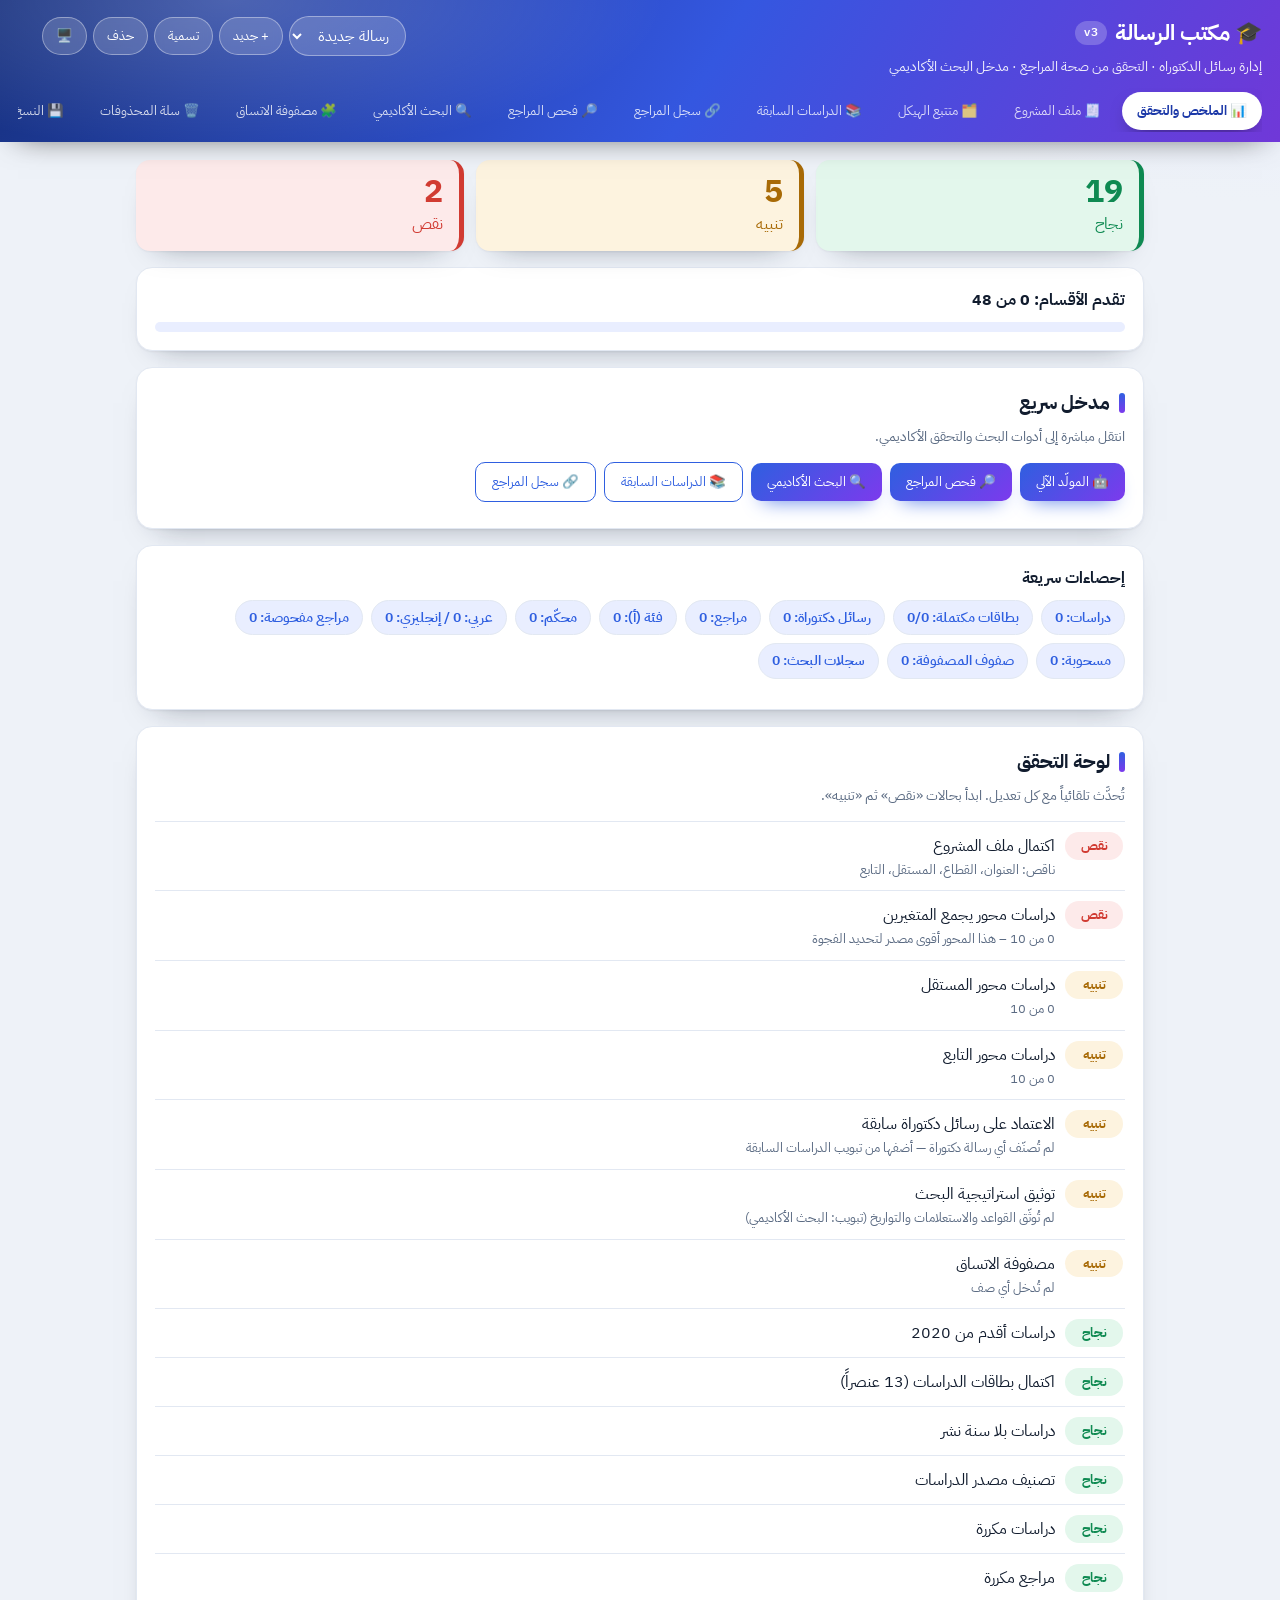
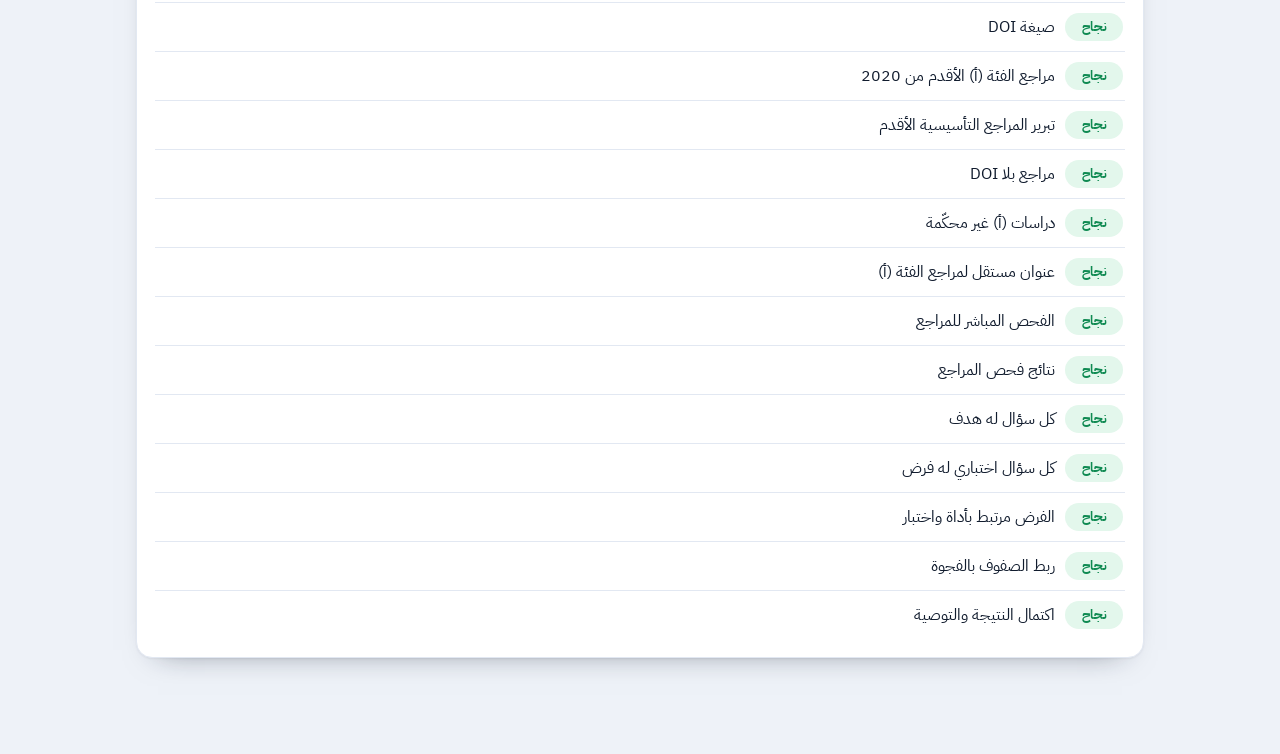
<file: thesis-desk-v3.html>
<!DOCTYPE html>
<html lang="ar" dir="rtl">
<head>
<meta charset="utf-8">
<meta name="viewport" content="width=device-width, initial-scale=1, viewport-fit=cover">
<title>مكتب الرسالة v3 – إدارة رسائل الدكتوراه والتحقق منها والبحث الأكاديمي</title>
<link href="https://fonts.googleapis.com/css2?family=IBM+Plex+Sans+Arabic:wght@400;500;600;700&display=swap" rel="stylesheet">
<style>
/* ================= لوحة الألوان — نهاري ================= */
:root{box-sizing:border-box;padding-top:env(safe-area-inset-top,0px);padding-bottom:env(safe-area-inset-bottom,0px);
--bg:#eef2f8;--bg2:#f8fafd;--card:#ffffff;--ink:#111c2e;--mut:#5b6b83;--line:#e2e8f2;
--acc:#2f5fe0;--acc3:#7c3aed;--acc2:#e9eeff;--accInk:#ffffff;--focus:rgba(47,95,224,.20);
--hdr1:#16307f;--hdr2:#3457e0;--hdr3:#7038d8;--navOn:#1c39a8;--glass:rgba(255,255,255,.16);--glassB:rgba(255,255,255,.38);
--ok:#0f8a52;--okb:#e3f7ec;--wr:#a86a06;--wrb:#fdf3df;--fl:#d13b32;--flb:#fdeaea;
--sh:0 1px 2px rgba(17,28,46,.05),0 14px 30px -22px rgba(17,28,46,.55)}
/* ================= لوحة الألوان — ليلي (تلقائي حسب النظام) ================= */
@media (prefers-color-scheme:dark){:root:not([data-theme="light"]){
--bg:#080d1c;--bg2:#0c1226;--card:#111a30;--ink:#e9edfb;--mut:#98a4c6;--line:#242e4b;
--acc:#7aa2ff;--acc3:#b39bff;--acc2:#1a2445;--accInk:#071026;--focus:rgba(122,162,255,.25);
--hdr1:#101f4e;--hdr2:#2b3f9e;--hdr3:#4c1d95;
--ok:#4ade80;--okb:#0e2b1d;--wr:#fbbf24;--wrb:#33260c;--fl:#fb7185;--flb:#3a171d;
--sh:0 1px 2px rgba(0,0,0,.5),0 16px 34px -24px rgba(0,0,0,.9)}}
/* ================= لوحة الألوان — ليلي (يدوي) ================= */
:root[data-theme="dark"]{
--bg:#080d1c;--bg2:#0c1226;--card:#111a30;--ink:#e9edfb;--mut:#98a4c6;--line:#242e4b;
--acc:#7aa2ff;--acc3:#b39bff;--acc2:#1a2445;--accInk:#071026;--focus:rgba(122,162,255,.25);
--hdr1:#101f4e;--hdr2:#2b3f9e;--hdr3:#4c1d95;
--ok:#4ade80;--okb:#0e2b1d;--wr:#fbbf24;--wrb:#33260c;--fl:#fb7185;--flb:#3a171d;
--sh:0 1px 2px rgba(0,0,0,.5),0 16px 34px -24px rgba(0,0,0,.9)}

*,*:before,*:after{box-sizing:inherit}
html{scroll-padding-top:150px}
body{margin:0;color:var(--ink);font:400 16px/1.75 "IBM Plex Sans Arabic",Tahoma,Arial,sans-serif;-webkit-font-smoothing:antialiased;
background:radial-gradient(1100px 460px at 105% -80px,var(--acc2),transparent 62%) no-repeat,var(--bg)}
body.minfill{min-height:100vh}

/* ---------- الهيدر ---------- */
header{position:sticky;top:0;z-index:20;color:#fff;padding:14px 18px 10px;box-shadow:0 10px 30px -18px rgba(0,0,0,.75);
background:linear-gradient(120deg,var(--hdr1),var(--hdr2) 55%,var(--hdr3))}
header:before{content:"";position:absolute;inset:0;pointer-events:none;
background:radial-gradient(620px 220px at 18% 0%,rgba(255,255,255,.20),transparent 70%)}
header .hrow,header nav{position:relative;z-index:1}
header h1{margin:0;font-size:22px;font-weight:700;display:flex;align-items:center;gap:8px;flex-wrap:wrap}
header p{margin:2px 0 10px;font-size:13.5px;opacity:.9}
.ver{font-size:11.5px;font-weight:600;background:rgba(255,255,255,.22);border-radius:999px;padding:2px 9px;letter-spacing:.3px}
.hrow{display:flex;gap:10px;align-items:flex-start;justify-content:space-between;flex-wrap:wrap}
.pbar{display:flex;gap:6px;align-items:center;flex-wrap:wrap;padding:2px 0 8px}
.hbtn{background:var(--glass);border:1px solid var(--glassB);color:#fff;font:600 13px/1 inherit;font-family:inherit;border-radius:999px;padding:8px 13px;cursor:pointer;transition:.16s;backdrop-filter:blur(4px)}
.hbtn:hover{background:rgba(255,255,255,.32);transform:translateY(-1px)}
#psel{width:auto;max-width:215px;background:var(--glass);color:#fff;border:1px solid var(--glassB);border-radius:999px;padding:7px 12px;font:600 14px inherit;font-family:inherit;cursor:pointer}
#psel option{color:#111c2e;background:#fff}
#saved{font-size:15px;opacity:0;transition:opacity .4s;min-width:18px;text-align:center}
#saved.on{opacity:1}
nav{display:flex;gap:6px;overflow-x:auto;max-width:100%;padding:4px 0 2px;scrollbar-width:none}
nav::-webkit-scrollbar{display:none}
nav button{flex:none;background:transparent;border:0;color:rgba(255,255,255,.8);font:600 14px inherit;font-family:inherit;padding:9px 15px;cursor:pointer;border-radius:999px;transition:.16s}
nav button:hover{background:rgba(255,255,255,.15);color:#fff}
nav button[aria-selected="true"]{background:#fff;color:var(--navOn);font-weight:700;box-shadow:0 8px 20px -10px rgba(0,0,0,.65)}
nav button:focus-visible,.hbtn:focus-visible,#psel:focus-visible{outline:2.5px solid #fff;outline-offset:2px}
#psel:focus{outline:none;border-color:#fff;box-shadow:0 0 0 3px rgba(255,255,255,.35)}

/* ---------- المحتوى ---------- */
main{max-width:1040px;margin:0 auto;padding:18px 16px 80px}
.card{background:var(--card);border:1px solid var(--line);border-radius:16px;padding:18px;margin-bottom:16px;box-shadow:var(--sh)}
.card:hover{box-shadow:0 2px 4px rgba(17,28,46,.05),0 18px 38px -26px rgba(17,28,46,.6)}
h2{font-size:19px;margin:0 0 6px;display:flex;align-items:center;gap:9px}
h2:before{content:"";width:6px;height:20px;border-radius:3px;flex:none;background:linear-gradient(180deg,var(--acc),var(--acc3))}
h3{font-size:16px;margin:0 0 8px}
.hint{color:var(--mut);font-size:14px;margin:0 0 12px}
.hint b{color:var(--acc)}
label{display:block;font-size:13.5px;font-weight:600;color:var(--mut);margin:10px 0 3px}
input,select,textarea{width:100%;font:inherit;font-size:15px;color:var(--ink);background:var(--bg2);border:1.5px solid var(--line);border-radius:10px;padding:9px 11px;transition:border-color .15s,box-shadow .15s}
textarea{min-height:64px;resize:vertical}
input:focus,select:focus,textarea:focus{outline:none;border-color:var(--acc);box-shadow:0 0 0 3px var(--focus)}
.grid{display:grid;grid-template-columns:repeat(auto-fit,minmax(220px,1fr));gap:0 14px}
.btn{font:600 14px inherit;font-family:inherit;border:0;background:linear-gradient(135deg,var(--acc),var(--acc3));color:var(--accInk);border-radius:10px;padding:9px 16px;cursor:pointer;box-shadow:0 10px 20px -12px var(--acc);transition:.16s}
.btn:hover{transform:translateY(-1px);filter:brightness(1.06)}
.btn.sec{background:transparent;color:var(--acc);border:1.5px solid currentColor;box-shadow:none}
.btn.sec:hover{background:var(--acc2)}
.btn.del{background:transparent;color:var(--fl);border:1.5px solid currentColor;box-shadow:none}
.btn.del:hover{background:var(--flb)}
.btn:disabled{opacity:.55;cursor:default;transform:none}
button:focus-visible,a:focus-visible{outline:2.5px solid var(--acc);outline-offset:2px}
a{color:var(--acc)}
.row{display:flex;gap:8px;flex-wrap:wrap;align-items:center;margin:8px 0}
.badge{display:inline-block;font-size:12.5px;font-weight:700;border-radius:999px;padding:3px 11px;white-space:nowrap}
.ok{background:var(--okb);color:var(--ok)}.wr{background:var(--wrb);color:var(--wr)}.fl{background:var(--flb);color:var(--fl)}
.mini{display:inline-flex;align-items:center;gap:5px;font:600 12.5px/1 inherit;font-family:inherit;background:var(--acc2);color:var(--acc);border:1px solid var(--line);border-radius:999px;padding:7px 12px;cursor:pointer;text-decoration:none;transition:.15s}
.mini:hover{background:var(--acc);color:var(--accInk);border-color:transparent}
.ledger{display:grid;grid-template-columns:repeat(auto-fit,minmax(150px,1fr));gap:12px;margin-bottom:16px}
.ledger div{border-radius:14px;padding:13px 16px;border-inline-start:5px solid currentColor;box-shadow:var(--sh)}
.ledger div b{display:block;font-size:32px;line-height:1.15;font-weight:700}
.ledger .ok{background:var(--okb);color:var(--ok)}
.ledger .wr{background:var(--wrb);color:var(--wr)}
.ledger .fl{background:var(--flb);color:var(--fl)}
.rule{display:flex;gap:10px;align-items:flex-start;padding:10px 2px;border-top:1px solid var(--line)}
.rule .badge{flex:none;min-width:58px;text-align:center}
.rule small{display:block;color:var(--mut);line-height:1.55}
.rule>div{flex:1;min-width:0}
.rule>div.row,.rule>.row{flex:0 1 auto;justify-content:flex-end;min-width:0}
.bar{height:10px;background:var(--acc2);border-radius:999px;overflow:hidden}
.bar i{display:block;height:100%;border-radius:999px;background:linear-gradient(90deg,var(--acc),var(--acc3))}
.sec-row{display:grid;grid-template-columns:1fr 140px;gap:8px;padding:7px 0;border-top:1px solid var(--line)}
.sec-row textarea{grid-column:1/-1;min-height:40px}
.count{display:flex;gap:8px;flex-wrap:wrap;margin-bottom:12px}
.count span{background:var(--acc2);color:var(--acc);border:1px solid var(--line);border-radius:999px;padding:5px 13px;font-size:13.5px;font-weight:600}
.empty{color:var(--mut);text-align:center;padding:24px}
.mono{font-size:13.5px;background:var(--bg2);border:1px solid var(--line);border-radius:9px;padding:8px 10px;word-break:break-word;min-height:20px}
.gh{font-size:15px;font-weight:700;margin:16px 0 8px;color:var(--mut);display:flex;align-items:center;gap:8px}
.dests{display:grid;grid-template-columns:repeat(auto-fill,minmax(232px,1fr));gap:10px}
.dest{border:1px solid var(--line);border-radius:13px;padding:12px;background:var(--bg2);display:flex;flex-direction:column;gap:6px}
.dest b{font-size:14.5px}
.dest small{color:var(--mut);font-size:12.5px;line-height:1.55;flex:1}
#toast{position:fixed;bottom:22px;right:50%;transform:translateX(50%) translateY(10px);background:var(--ink);color:var(--bg);padding:11px 20px;border-radius:12px;font-size:14px;font-weight:600;opacity:0;pointer-events:none;transition:.25s;max-width:92vw;z-index:50;box-shadow:0 16px 34px -14px rgba(0,0,0,.7)}
#toast.show{opacity:1;transform:translateX(50%) translateY(0)}
#toast.err{background:var(--fl);color:#fff}
*::-webkit-scrollbar{width:10px;height:10px}
*::-webkit-scrollbar-thumb{background:var(--line);border-radius:99px;border:2px solid var(--bg)}
@media(prefers-reduced-motion:no-preference){.bar i{transition:width .3s}.dest,.card{transition:box-shadow .2s}}
@media(max-width:560px){main{padding:14px 12px 70px}.card{padding:14px}h2{font-size:17px}}
</style>
</head>
<body>
<header>
 <div class="hrow">
  <div><h1>🎓 مكتب الرسالة <span class="ver">v3</span></h1><p>إدارة رسائل الدكتوراه · التحقق من صحة المراجع · مدخل البحث الأكاديمي</p></div>
  <div class="pbar">
   <select id="psel" aria-label="اختيار المشروع"></select>
   <button class="hbtn" id="newp">+ جديد</button>
   <button class="hbtn" id="renp">تسمية</button>
   <button class="hbtn" id="delp">حذف</button>
   <button class="hbtn" id="thm" title="تبديل المظهر">🖥️</button>
   <span id="saved" aria-live="polite">✓</span>
  </div>
 </div>
 <nav role="tablist" id="nav"></nav>
</header>
<main id="main"></main>
<div id="toast" role="status"></div>
<script>
"use strict";
const KEY="thesis-desk-v2",OLD="thesis-desk-v1",TKEY="td-theme";
const CH=[["الجزء التمهيدي",["صفحة العنوان","الإقرار","الشكر والتقدير","الملخص (عربي/إنجليزي)","قوائم المحتويات والجداول والاختصارات"]],
["الفصل الأول: الإطار العام",["المقدمة","خلفية الدراسة","مشكلة الدراسة","أسئلة الدراسة","أهداف الدراسة","أهمية الدراسة","حدود الدراسة","مصطلحات الدراسة","نموذج الدراسة","الفروض المبدئية","المنهج باختصار"]],
["الفصل الثاني: الإطار النظري والدراسات السابقة",["النظرية الحاكمة","المتغير المستقل: مفهوم وأبعاد","المتغير التابع: مفهوم وأبعاد","المتغير الوسيط (إن وجد)","العلاقة النظرية بين المتغيرات","الدراسات العربية","الدراسات الأجنبية","التعليق النقدي والفجوة البحثية","النموذج المفاهيمي واشتقاق الفروض"]],
["الفصل الثالث: المنهجية",["فلسفة ومنهج البحث","تصميم البحث","المجتمع والعينة وحجمها","أداة جمع البيانات والقياس","الدراسة الاستكشافية (المقابلات)","الاختبار التجريبي للأداة","الصدق والثبات","الاعتبارات الأخلاقية","أساليب التحليل وفحص الافتراضات"]],
["الفصل الرابع: النتائج",["وصف العينة","الإحصاء الوصفي","اختبار الفروض","الارتباط والانحدار والتوسط","عرض النتائج في جداول"]],
["الفصل الخامس: المناقشة",["مناقشة ومقارنة النتائج","الاستنتاجات","المساهمة العلمية","المساهمة المهنية","التوصيات وآليات التطبيق","القيود والدراسات المستقبلية"]],
["الجزء الختامي",["المراجع (APA 7)","الملاحق","إفصاح أدوات المساعدة وفحص التشابه"]]];
const ST=["لم يبدأ","جارٍ","مكتمل"];
const AX={iv:"المستقل",dv:"التابع",med:"الوسيط",both:"يجمع المتغيرين"};
const SF=[["author","الباحث"],["year","سنة النشر","n"],["title","عنوان الدراسة"],["goal","الهدف","t"],["hyp","الفرضيات","t"],["vars","المتغيرات","t"],["field","مجال التطبيق"],["pop","المجتمع"],["sample","العينة"],["tools","أدوات جمع البيانات"],["find","أهم النتائج","t"],["agree","أوجه الاتفاق","t"],["differ","أوجه الاختلاف","t"]];
const MF=[["gap","الفجوة البحثية","t"],["q","السؤال"],["obj","الهدف"],["hyp","الفرض"],["inst","الأداة / المحور"],["test","الاختبار الإحصائي"],["res","النتيجة"],["rec","التوصية"]];
const TYPOPT=[["","— غير مصنّف —"],["j","مجلة محكّمة"],["d","رسالة دكتوراة"],["m","رسالة ماجستير"],["c","مؤتمر محكّم"],["r","تقرير / جهة رسمية"],["o","مصدر آخر"]];
const TYPN={j:"مجلة محكّمة",d:"رسالة دكتوراة",m:"رسالة ماجستير",c:"مؤتمر محكّم",r:"تقرير",o:"مصدر آخر","":"—"};
const SRDB=["Scopus","Web of Science","EBSCO","ProQuest","Google Scholar","ScienceDirect","Springer","Wiley","JSTOR","ERIC","PubMed","شمعة SHAMAA","دار المنظومة","أخرى"];
const LBL={ok:"نجاح",wr:"تنبيه",fl:"نقص"};
const uid=()=>Date.now().toString(36)+Math.random().toString(36).slice(2,7);
const esc=s=>String(s==null?"":s).replace(/[&<>"]/g,c=>({"&":"&amp;","<":"&lt;",">":"&gt;",'"':"&quot;"}[c]));
const num=v=>parseInt(v,10)||0;
const cl=o=>JSON.parse(JSON.stringify(o));
const enc=encodeURIComponent;
const sleep=ms=>new Promise(r=>setTimeout(r,ms));
const hasAr=s=>/[\u0600-\u06FF]/.test(String(s||""));
const safeUrl=u=>/^https?:\/\//i.test(String(u||""))?String(u):"";
const fmtT=t=>new Date(t).toLocaleString("ar",{year:"numeric",month:"short",day:"numeric",hour:"2-digit",minute:"2-digit"});
const blankP=n=>({id:uid(),name:n||"رسالة جديدة",created:Date.now(),updated:0,lastExp:0,
 p:{title:"",deg:"DBA",sector:"",iv:"",dv:"",med:"",minY:2020,target:10},
 sec:{},studies:[],refs:[],mx:[],sr:[],trash:[],snaps:[]});

/* ===== التخزين والترحيل من النسخة القديمة ===== */
function fixProjs(db){Object.values((db&&db.projects)||{}).forEach(p=>{
 p.sec=p.sec||{};p.studies=p.studies||[];p.refs=p.refs||[];p.mx=p.mx||[];
 p.sr=p.sr||[];p.trash=p.trash||[];p.snaps=p.snaps||[];
 p.p=p.p||{};if(!(num(p.p.minY)>=1))p.p.minY=2020;
 if(!Array.isArray(p.studies))p.studies=[]});
 return db}
let DB=null;
try{DB=JSON.parse(localStorage.getItem(KEY))}catch(e){}
if(!DB||typeof DB!=="object"||!DB.projects){DB={ver:2,cur:null,projects:{}};
 try{const o=JSON.parse(localStorage.getItem(OLD));
  if(o&&o.p){const pr=blankP(o.p.title||"نسخة قديمة مستوردة");
   pr.p=o.p;pr.sec=o.sec||{};pr.studies=o.studies||[];pr.refs=o.refs||[];pr.mx=o.mx||[];pr.updated=Date.now();
   DB.projects[pr.id]=pr;DB.cur=pr.id}}catch(e){}}
fixProjs(DB);
if(!DB.cur||!DB.projects[DB.cur]){const k=Object.keys(DB.projects);DB.cur=k.length?k[0]:null}
if(!DB.cur){const pr=blankP();DB.projects[pr.id]=pr;DB.cur=pr.id}
const P=()=>DB.projects[DB.cur];
let S=P(),tab=0,uiOpen={},RUN=new Set(),V={busy:0,done:0,total:0};
let F={stQ:"",stAx:"",rfQ:"",rfCat:"",sq:"",stype:"all",slang:"all",sylo:"2020",syhi:"",ag:"",agto:"",agn:"12",elpr:""};

/* ===== الحفظ والمؤشرات ===== */
let svT=null;
function save(){try{S.updated=Date.now()}catch(e){}
 try{localStorage.setItem(KEY,JSON.stringify(DB));
  const el=document.getElementById("saved");el.classList.add("on");
  clearTimeout(svT);svT=setTimeout(()=>el.classList.remove("on"),1200)}
 catch(e){toast("⚠ تعذّر الحفظ: مساحة التخزين ممتلئة. صدّر نسخة فوراً ثم احذف اللقطات القديمة من تبويب النسخ الاحتياطي.",1)}}
let tsT=null;
function toast(m,err){const t=document.getElementById("toast");t.textContent=m;t.className=err?"err":"";
 t.classList.add("show");clearTimeout(tsT);tsT=setTimeout(()=>t.classList.remove("show"),err?8000:2400)}
function copy(txt){try{const ta=document.createElement("textarea");ta.value=txt;ta.style.position="fixed";ta.style.opacity="0";
 document.body.appendChild(ta);ta.select();document.execCommand("copy");ta.remove();return true}catch(e){}
 try{if(navigator.clipboard){navigator.clipboard.writeText(txt);return true}}catch(e){}return false}

/* ===== المظهر ===== */
let thm="";try{thm=localStorage.getItem(TKEY)||""}catch(e){}
function applyTheme(){document.documentElement.dataset.theme=thm;
 const b=document.getElementById("thm");
 b.textContent=thm==="dark"?"🌙":thm==="light"?"☀️":"🖥️";
 b.title="المظهر: "+(thm===""?"تلقائي (حسب النظام)":thm==="light"?"نهاري":"ليلي")+" — انقر للتبديل"}

/* ===== أدوات المرجع / الفحص ===== */
function doiOf(r){const d=String((r&&r.doi)||"").trim().replace(/^https?:\/\/(dx\.)?doi\.org\//i,"");
 return /^10\.\d{4,9}\//.test(d)?d:""}
function normT(s){return String(s==null?"":s).toLowerCase().replace(/[^\p{L}\p{N}]+/gu," ").trim()}
function simT(a,b){const A=new Set(normT(a).split(" ").filter(x=>x.length>2)),B=new Set(normT(b).split(" ").filter(x=>x.length>2));
 if(!A.size||!B.size)return 0;let i=0;A.forEach(x=>{if(B.has(x))i++});return i/Math.max(1,Math.min(A.size,B.size))}
function crYear(m){const o=m.issued||m["published-print"]||m["published-online"]||m.created;return o&&o["date-parts"]?num(o["date-parts"][0][0]):0}
function segEnc(doi){return String(doi).split("/").map(encodeURIComponent).join("/")}
async function jget(u,ms){const c=new AbortController();const t=setTimeout(()=>c.abort(),ms||13000);
 try{const r=await fetch(u,{signal:c.signal,headers:{Accept:"application/json"}});
  if(!r.ok){const e=new Error("HTTP "+r.status);e.http=r.status;throw e}
  return await r.json()}finally{clearTimeout(t)}}

async function coreCheck(o){
 const doi=String(o.doi||"").trim(),title=String(o.title||"").trim(),cite=String(o.cite||"").trim(),y=num(o.year);
 if(!doi&&!title&&!cite)return {t:Date.now(),ok:"fl",msg:"لا يوجد DOI أو عنوان لفحصه"};
 const [a,b]=await Promise.allSettled([
  doi?jget("https://api.crossref.org/works/"+segEnc(doi)):jget("https://api.crossref.org/works?query.bibliographic="+enc(title||cite)+"&rows=5"),
  doi?jget("https://api.openalex.org/works/doi:"+segEnc(doi)+"?mailto=thesis.desk.check@example.com"):jget("https://api.openalex.org/works?search="+enc(title||cite)+"&per-page=5")
 ]);
 let cr=null,oa=null,src=[];
 if(a.status==="fulfilled"){const m=a.value;cr=doi?m:((m.message&&m.message.items&&m.message.items[0])||null);if(cr)src.push("Crossref")}
 if(b.status==="fulfilled"){const m=b.value;oa=doi?m:((m.results&&m.results[0])||null);if(oa)src.push("OpenAlex")}
 if(!cr&&!oa){
  const e1=a.status==="rejected"?a.reason:null;
  if(e1&&e1.http===404)return {t:Date.now(),ok:"fl",msg:"⛔ هذا الـ DOI غير موجود في Crossref — تحقق من صحة الرقم"};
  return {t:Date.now(),ok:"fl",msg:"تعذّر الوصول إلى Crossref/OpenAlex — تأكد من اتصال الإنترنت"}}
 const ct=(cr&&cr.title&&cr.title[0])||(oa&&(oa.title||oa.display_name))||"";
 const refT=title||"";
 const sim=refT&&ct?simT(refT,ct):(cite&&ct?Math.max(.25,Math.min(.95,simT(cite,ct))):null);
 const cY=cr?crYear(cr):0,oY=oa?(oa.publication_year||0):0;
 const py=cY||oY,yOk=!y||!py||Math.abs(py-y)<=1;
 const ret=!!((oa&&oa.is_retracted===true)||(cr&&cr["update-to"]&&cr["update-to"].some(x=>x.type&&/retract/i.test(x.type))));
 const j=(cr&&cr["container-title"]&&cr["container-title"][0])||(oa&&oa.primary_location&&oa.primary_location.source&&oa.primary_location.source.display_name)||"";
 const typ=(cr&&cr.type)||(oa&&oa.type)||"";
 const cited=cr&&cr["is-referenced-by-count"]!=null?cr["is-referenced-by-count"]:(oa&&oa.cited_by_count!=null?oa.cited_by_count:null);
 const oaSt=(oa&&oa.open_access&&oa.open_access.oa_status)||"";
 const aut=cr&&cr.author?cr.author.map(x=>x.family?(x.family+", "+String(x.given||"").split(/\s+/).map(w=>w?w[0]+".":"").join(" ")):(x.name||"")).filter(Boolean).join("; "):"";
 const crDoi=(cr&&cr.DOI)||"";
 const v={t:Date.now(),ok:"ok",msg:"",src:src.join(" + "),ct:ct,cy:py,j:j,typ:typ,cited:cited,oa:oaSt,ret:ret?1:0,sim:sim,
  doi:crDoi||doi,aut:aut,title:ct,sugg:(!doi&&crDoi)?crDoi:""};
 if(ret){v.ok="fl";v.msg="⛔ تنبيه خطير: بيانات النشر تشير إلى أن هذا العمل مسحوب (Retraction) — لا يُستخدم كمرجع"}
 else if(!doi&&crDoi){v.ok=sim!=null&&sim>=.6?"ok":"wr";v.msg="عُثر على سجل مرشّح في "+v.src+" — اعتمد الـ DOI المقترح ثم أعد الفحص لتصديق العنوان"}
 else if(!refT){v.ok="wr";v.msg="السجل موجود في "+v.src+" — لكن أضف «عنوان المرجع» لمقارنته تلقائياً"}
 else if(sim==null){v.ok="wr";v.msg="عُثر على السجل في "+v.src+" دون عنوان للمقارنة"}
 else if(sim>=.6&&yOk){v.ok="ok";v.msg="✓ مطابقة عالية ("+Math.round(sim*100)+"%) مع السجل الرسمي في "+v.src}
 else if(sim>=.35){v.ok="wr";v.msg="مطابقة جزئية ("+Math.round(sim*100)+"%) — راجع العنوان أو السنة"+(yOk?"":" (السنة مختلفة عن السجل)")}
 else {v.ok="fl";v.msg="✗ تعارض: العنوان في "+v.src+" مختلف عن مرجعك ("+Math.round((sim||0)*100)+"%)"+(j?" · المصدر: "+j:"")}
 return v;
}

async function verifyRef(i,quiet){
 const r=S.refs[i];if(!r)return null;
 const doi=doiOf(r),title=String(r.ttl||"").trim();
 if(!doi&&!title&&!String(r.cite||"").trim()){if(!quiet)toast("لا يوجد DOI أو عنوان لفحصه",1);return null}
 if(!quiet){RUN.add(i);render()}
 let v=null;
 try{v=await coreCheck({doi:doi,title:title,cite:r.cite,year:r.year})}
 catch(e){v={t:Date.now(),ok:"fl",msg:"تعذّر الوصول إلى قواعد البيانات — تأكد من اتصال الإنترنت"}}
 if(S.refs[i])S.refs[i].v=v;
 RUN.delete(i);save();
 if(!quiet)render();
 return v;
}
async function verifyAll(){
 if(V.busy){toast("عملية الفحص جارية بالفعل…");return}
 const idx=S.refs.map((r,i)=>i).filter(i=>!S.refs[i].v);
 if(!idx.length){toast("كل المراجع مفحوصة بالفعل");return}
 V={busy:1,done:0,total:idx.length};render();
 for(const i of idx){if(!S.refs[i])continue;await verifyRef(i,true);V.done++;
  const p=document.getElementById("vprog");if(p)p.textContent="اكتمل "+V.done+" من "+V.total;await sleep(280)}
 V.busy=0;save();if(tab===5)render();
 toast("اكتمل فحص "+V.done+" مرجعاً");
}
function parseQ(q){q=String(q||"").trim();const d=q.replace(/^https?:\/\/(dx\.)?doi\.org\//i,"");
 return /^10\.\d{4,9}\//.test(d)?{doi:d,title:""}:{doi:"",title:q}}
function verdictHtml(v,q){
 const bd=v.ok==="ok"?'<span class="badge ok">✓ مطابق</span>':v.ok==="wr"?'<span class="badge wr">⚠ يحتاج مراجعة</span>':'<span class="badge fl">✗ مشكلة</span>';
 return `<div class="rule" style="border-top:0">${bd}<div>${esc(v.msg)}<small>${v.src?("المصدر: "+esc(v.src)+" · "+fmtT(v.t)):"مصدر محلي"}</small></div></div>
 ${(v.ct||v.j)?`<div class="grid">
  <div><label>العنوان في القاعدة</label><div class="mono">${esc(v.ct||"—")}</div></div>
  <div><label>سنة النشر</label><div class="mono">${esc(v.cy||"—")}${v.sim!=null?" · تطابق "+Math.round(v.sim*100)+"%":""}</div></div>
  <div><label>المجلة / الجهة</label><div class="mono">${esc(v.j||"—")}</div></div>
  <div><label>النوع / الاقتباسات${v.oa?" / الوصول":""}</label><div class="mono">${esc(v.typ||"—")} · ${v.cited==null?"—":v.cited}${v.oa?" · "+esc(v.oa):""}</div></div>
 </div>`:""}
 <div class="row">
  ${v.doi?`<a class="mini" target="_blank" rel="noopener" href="https://doi.org/${enc(v.doi)}">فتح DOI</a>`:""}
  ${v.ct?`<a class="mini" target="_blank" rel="noopener" href="https://scholar.google.com/scholar?q=${enc(v.ct)}">Google Scholar</a>
  <a class="mini" target="_blank" rel="noopener" href="https://pubpeer.com/search?q=${enc(v.ct)}">PubPeer</a>`:""}
  ${v.ct?`<a class="mini" target="_blank" rel="noopener" href="https://www.scimagojr.com/journalsearch.php?q=${enc(v.j||v.ct)}">Scimago (تصنيف المجلة)</a>`:""}
 </div>`;
}

/* ===== التحقق ===== */
function validate(){
 const R=[],add=(s,t,d)=>R.push({s:s,t:t,d:d||""}),p=S.p,y=num(p.minY);
 const miss=[["العنوان",p.title],["القطاع",p.sector],["المستقل",p.iv],["التابع",p.dv]].filter(x=>!String(x[1]||"").trim()).map(x=>x[0]);
 add(miss.length?"fl":"ok","اكتمال ملف المشروع",miss.length?"ناقص: "+miss.join("، "):"");
 const axes=["iv","dv"].concat(String(p.med||"").trim()?["med"]:[]).concat(["both"]);
 axes.forEach(a=>{const n=S.studies.filter(x=>x.axis===a).length,t=num(p.target);
  add(n>=t?"ok":(a==="both"&&n===0?"fl":"wr"),"دراسات محور "+AX[a],n+" من "+t+(a==="both"&&n===0?" – هذا المحور أقوى مصدر لتحديد الفجوة":""))});
 const old=S.studies.filter(x=>x.year&&num(x.year)<y);
 add(old.length?"fl":"ok","دراسات أقدم من "+y,old.length?old.map(x=>x.author||"بلا اسم").join("، "):"");
 const inc=S.studies.filter(x=>SF.some(f=>!String(x[f[0]]||"").trim()));
 add(inc.length?"wr":"ok","اكتمال بطاقات الدراسات (13 عنصراً)",inc.length?inc.length+" بطاقة ناقصة":"");
 const ny=S.studies.filter(x=>!num(x.year));
 add(ny.length?"wr":"ok","دراسات بلا سنة نشر",ny.length?ny.length+" بطاقة":"");
 const noTyp=S.studies.filter(x=>!x.typ);
 add(noTyp.length?"wr":"ok","تصنيف مصدر الدراسات",noTyp.length?noTyp.length+" بطاقة بلا نوع مصدر (مجلة محكّمة / رسالة دكتوراة / مؤتمر)":"");
 const dis=S.studies.filter(x=>x.typ==="d").length;
 add(dis?"ok":"wr","الاعتماد على رسائل دكتوراة سابقة",dis?dis+" رسالة دكتوراة ضمن الدراسات السابقة":"لم تُصنّف أي رسالة دكتوراة — أضفها من تبويب الدراسات السابقة");
 const dS=new Set(),dupS=[];
 S.studies.forEach(x=>{const k=((x.author||"")+"|"+(x.year||"")+"|"+String(x.title||"").slice(0,25)).replace(/\s+/g," ").trim().toLowerCase();
  if(!x.author&&!x.title)return;if(dS.has(k))dupS.push(x.author||String(x.title).slice(0,30));else dS.add(k)});
 add(dupS.length?"wr":"ok","دراسات مكررة",dupS.length?dupS.join("، "):"");
 const dR=new Set(),dupR=[];
 S.refs.forEach(r=>{const d=String(r.doi||"").trim().toLowerCase().replace(/^https?:\/\/(dx\.)?doi\.org\//,""),c=String(r.cite||"").trim().replace(/\s+/g," ").toLowerCase();
  if(!d&&!c)return;const k=d?"d:"+d:"c:"+c;
  if(dR.has(k))dupR.push(String(r.cite||"بلا توثيق").slice(0,38));else dR.add(k)});
 add(dupR.length?"fl":"ok","مراجع مكررة",dupR.length?dupR.join("، "):"");
 const badD=S.refs.filter(r=>{const d=String(r.doi||"").trim();return d&&!/^https?:\/\//i.test(d)&&!/^10\.\d{4,9}\//.test(d)});
 add(badD.length?"wr":"ok","صيغة DOI",badD.length?badD.length+" مرجع بنمط غير قياسي (المتوقع 10.xxxx/...)":"");
 const oldA=S.refs.filter(r=>r.year&&num(r.year)<y&&r.cat==="A");
 add(oldA.length?"fl":"ok","مراجع الفئة (أ) الأقدم من "+y,oldA.length?oldA.length+" مرجع – انقلها للفئة (ب) مع تبرير":"");
 const nj=S.refs.filter(r=>r.year&&num(r.year)<y&&r.cat==="B"&&!String(r.just||"").trim());
 add(nj.length?"fl":"ok","تبرير المراجع التأسيسية الأقدم",nj.length?nj.length+" مرجع بلا تبرير":"");
 const nd=S.refs.filter(r=>!String(r.doi||"").trim()),np=S.refs.filter(r=>r.cat==="A"&&!r.peer);
 add(nd.length?"wr":"ok","مراجع بلا DOI",nd.length?nd.length+" مرجع":"");
 add(np.length?"wr":"ok","دراسات (أ) غير محكّمة",np.length?np.length+" مرجع":"");
 const noTtl=S.refs.filter(r=>r.cat==="A"&&!String(r.ttl||"").trim());
 add(noTtl.length?"wr":"ok","عنوان مستقل لمراجع الفئة (أ)",noTtl.length?noTtl.length+" مرجع بلا عنوان مستقل (يُصعّب فحصه آلياً)":"");
 const unv=S.refs.filter(r=>!r.v&&(doiOf(r)||String(r.ttl||"").trim()||String(r.cite||"").trim()));
 add(unv.length?"wr":"ok","الفحص المباشر للمراجع",unv.length?unv.length+" مرجع لم يُفحص عبر Crossref/OpenAlex — تبويب: فحص المراجع":"");
 const badv=S.refs.filter(r=>r.v&&(r.v.ok==="fl"||r.v.ret));
 add(badv.length?"fl":"ok","نتائج فحص المراجع",badv.length?badv.map(r=>(r.v.ret?"مسحوب: ":"تعارض: ")+String(r.cite||r.ttl||"").slice(0,32)).join("، "):"");
 add(S.sr.length?"ok":"wr","توثيق استراتيجية البحث",S.sr.length?S.sr.length+" عملية بحث موثّقة — جاهزة للتصدير في فصل المنهجية":"لم تُوثّق القواعد والاستعلامات والتواريخ (تبويب: البحث الأكاديمي)");
 add(S.mx.length?"ok":"wr","مصفوفة الاتساق",S.mx.length?S.mx.length+" صف":"لم تُدخل أي صف");
 const q=S.mx.filter(m=>String(m.q||"").trim());
 const a1=q.filter(m=>!String(m.obj||"").trim()),b1=q.filter(m=>m.qt!=="d"&&!String(m.hyp||"").trim()),
 c1=q.filter(m=>m.qt!=="d"&&!(String(m.inst||"").trim()&&String(m.test||"").trim())),
 gp=S.mx.filter(m=>!String(m.gap||"").trim()),
 nr=q.filter(m=>!String(m.res||"").trim()||!String(m.rec||"").trim());
 add(a1.length?"fl":"ok","كل سؤال له هدف",a1.length?a1.length+" سؤال بلا هدف":"");
 add(b1.length?"fl":"ok","كل سؤال اختباري له فرض",b1.length?b1.length+" سؤال بلا فرض":"");
 add(c1.length?"wr":"ok","الفرض مرتبط بأداة واختبار",c1.length?c1.length+" صف ناقص":"");
 add(gp.length?"wr":"ok","ربط الصفوف بالفجوة",gp.length?gp.length+" صف بلا فجوة":"");
 add(nr.length?"wr":"ok","اكتمال النتيجة والتوصية",nr.length?nr.length+" صف ناقص":"");
 return R;
}
function progress(){let d=0,t=0;CH.forEach((c,i)=>c[1].forEach((s,j)=>{t++;d+=(S.sec[i+"-"+j]||{}).st===2?1:0}));return[d,t]}

/* ===== التصدير ===== */
function dl(name,content,type){const a=document.createElement("a");
 a.href=URL.createObjectURL(new Blob([content],{type:type}));a.download=name;
 document.body.appendChild(a);a.click();a.remove();P().lastExp=Date.now();save()}
function wordDoc(title,body){return '\ufeff<html xmlns:o="urn:schemas-microsoft-com:office:office" xmlns:w="urn:schemas-microsoft-com:office:word" xmlns="http://www.w3.org/TR/REC-html40"><head><meta charset="utf-8"><title>'+esc(title)+'</title><style>body{font-family:Arial,sans-serif;direction:rtl;text-align:right}h2{color:#2f5fe0}h3{color:#16307f}table{border-collapse:collapse;width:100%;margin-bottom:14px}th,td{border:1px solid #8a94a6;padding:5px 7px;font-size:10.5pt;text-align:right;vertical-align:top}th{background:#e9eeff}</style></head><body dir="rtl"><h2>'+esc(title)+'</h2><p>أُنشئ بواسطة «مكتب الرسالة v3» – '+fmtT(Date.now())+'</p>'+body+'</body></html>'}
function exportWord(name,title,body){dl(name,wordDoc(title,body),"application/msword;charset=utf-8");toast("تم تصدير "+name)}
function exportCsv(name,rows){dl(name,"\ufeff"+rows.map(r=>r.map(c=>'"'+String(c==null?"":c).replace(/"/g,'""').replace(/\r?\n/g," ")+'"').join(",")).join("\r\n"),"text/csv;charset=utf-8");toast("تم تصدير "+name)}
function exportRows(name,header,rows){exportCsv(name,[header].concat(rows))}
function studiesTable(l){return "<table><tr><th>#</th><th>المحور</th><th>نوع المصدر</th>"+SF.map(f=>"<th>"+f[1]+"</th>").join("")+"<th>المجلة/الجهة</th><th>DOI</th><th>التصنيف</th><th>قاعدة البيانات</th><th>المنهج</th></tr>"+l.map((x,i)=>"<tr><td>"+(i+1)+"</td><td>"+(AX[x.axis]||"")+"</td><td>"+(TYPN[x.typ]||"")+"</td>"+SF.map(f=>"<td>"+esc(x[f[0]])+"</td>").join("")+"<td>"+esc(x.jr)+"</td><td>"+esc(x.doi)+"</td><td>"+esc(x.qu)+"</td><td>"+esc(x.db)+"</td><td>"+esc(x.meth)+"</td></tr>").join("")+"</table>"}
const VERST=r=>{const v=r.v;return !v?"لم يُفحص":v.ret?"مسحوب":v.ok==="ok"?"مطابق":v.ok==="wr"?"مراجعة":"تعارض"};
function refsBody(l){return "<table><tr><th>#</th><th>الفئة</th><th>التوثيق (APA 7)</th><th>العنوان</th><th>المؤلفون</th><th>المجلة/الجهة</th><th>السنة</th><th>اللغة</th><th>DOI/رابط</th><th>محكّم</th><th>حالة الفحص</th><th>تبرير</th></tr>"+l.map((x,i)=>"<tr><td>"+(i+1)+"</td><td>"+({A:"أ",B:"ب",C:"ج"}[x.cat]||"")+"</td><td>"+esc(x.cite)+"</td><td>"+esc(x.ttl)+"</td><td>"+esc(x.aut)+"</td><td>"+esc(x.jr)+"</td><td>"+esc(x.year)+"</td><td>"+(x.lang==="ar"?"عربي":"إنجليزي")+"</td><td>"+esc(x.doi)+"</td><td>"+(x.peer?"نعم":"-")+"</td><td>"+VERST(x)+"</td><td>"+esc(x.just)+"</td></tr>").join("")+"</table>"}
function mxBody(l){return "<table><tr><th>#</th><th>النوع</th>"+MF.map(f=>"<th>"+f[1]+"</th>").join("")+"</tr>"+l.map((x,i)=>"<tr><td>"+(i+1)+"</td><td>"+(x.qt==="d"?"وصفي":"اختباري")+"</td>"+MF.map(f=>"<td>"+esc(x[f[0]])+"</td>").join("")+"</tr>").join("")+"</table>"}
function structBody(){return CH.map((c,i)=>"<h3>"+esc(c[0])+"</h3><table><tr><th>القسم</th><th>الحالة</th><th>ملاحظات</th></tr>"+c[1].map((s,j)=>{const o=S.sec[i+"-"+j]||{};return "<tr><td>"+esc(s)+"</td><td>"+(ST[num(o.st)]||ST[0])+"</td><td>"+esc(o.note)+"</td></tr>"}).join("")+"</table>").join("")}
function srBody(){return "<table><tr><th>#</th><th>قاعدة البيانات</th><th>التاريخ</th><th>نص الاستعلام</th><th>السنوات</th><th>عدد النتائج</th><th>ملاحظات</th></tr>"+S.sr.map((x,i)=>"<tr><td>"+(i+1)+"</td><td>"+esc(x.db)+"</td><td>"+esc(x.date)+"</td><td>"+esc(x.q)+"</td><td>"+esc((x.ylo||"")+(x.ylo||x.yhi?"–":"")+(x.yhi||""))+"</td><td>"+esc(x.n)+"</td><td>"+esc(x.note)+"</td></tr>").join("")+"</table>"}
function verBody(){return "<table><tr><th>#</th><th>المرجع (APA)</th><th>الحالة</th><th>النتيجة</th><th>DOI</th><th>المجلة/الجهة</th><th>آخر فحص</th></tr>"+S.refs.map((r,i)=>"<tr><td>"+(i+1)+"</td><td>"+esc(r.cite||r.ttl||"")+"</td><td>"+VERST(r)+"</td><td>"+esc(r.v?r.v.msg:"—")+"</td><td>"+esc(doiOf(r)||r.doi||"")+"</td><td>"+esc(r.v?r.v.j:"")+"</td><td>"+(r.v?fmtT(r.v.t):"")+"</td></tr>").join("")+"</table>"}

/* ===== اللقطات ===== */
function snapshot(label){const pr=P();
 pr.snaps.unshift({t:Date.now(),label:label||"لقطة يدوية",d:cl({p:pr.p,sec:pr.sec,studies:pr.studies,refs:pr.refs,mx:pr.mx,sr:pr.sr})});
 if(pr.snaps.length>5)pr.snaps.length=5;save();render();toast("حُفظت لقطة كاملة للمشروع")}

/* ===== العروض ===== */
function vSummary(){
 const R=validate(),n=k=>R.filter(r=>r.s===k).length,pr=progress(),d=pr[0],t=pr[1];
 const refs=S.refs,st=S.studies,a=refs.filter(r=>r.cat==="A"),peer=a.filter(r=>r.peer).length,ar=refs.filter(r=>r.lang==="ar").length;
 const doneCards=st.filter(x=>SF.every(f=>String(x[f[0]]||"").trim())).length;
 const dis=st.filter(x=>x.typ==="d").length;
 const verDone=refs.filter(r=>r.v&&r.v.ok==="ok").length,ret=refs.filter(r=>r.v&&r.v.ret).length;
 const yrs={};st.forEach(x=>{const yy=num(x.year);if(yy)yrs[yy]=(yrs[yy]||0)+1});
 const yk=Object.keys(yrs).sort();
 return `<div class="ledger"><div class="ok"><b>${n("ok")}</b>نجاح</div><div class="wr"><b>${n("wr")}</b>تنبيه</div><div class="fl"><b>${n("fl")}</b>نقص</div></div>
 <div class="card"><h3>تقدم الأقسام: ${d} من ${t}</h3><div class="bar"><i style="width:${t?Math.round(d/t*100):0}%"></i></div></div>
 <div class="card"><h2>مدخل سريع</h2><p class="hint">انتقل مباشرة إلى أدوات البحث والتحقق الأكاديمي.</p>
 <div class="row"><button class="btn" data-tab="10">🤖 المولّد الآلي</button>
 <button class="btn" data-tab="5">🔎 فحص المراجع</button>
 <button class="btn" data-tab="6">🔍 البحث الأكاديمي</button>
 <button class="btn sec" data-tab="3">📚 الدراسات السابقة</button>
 <button class="btn sec" data-tab="4">🔗 سجل المراجع</button></div></div>
 <div class="card"><h3>إحصاءات سريعة</h3><div class="count">
 <span>دراسات: ${st.length}</span><span>بطاقات مكتملة: ${doneCards}/${st.length}</span><span>رسائل دكتوراة: ${dis}</span>
 <span>مراجع: ${refs.length}</span><span>فئة (أ): ${a.length}</span>
 <span>محكّم: ${peer}${a.length?" ("+Math.round(peer/a.length*100)+"%)":""}</span>
 <span>عربي: ${ar} / إنجليزي: ${refs.length-ar}</span>
 <span>مراجع مفحوصة: ${verDone}</span><span>مسحوبة: ${ret}</span>
 <span>صفوف المصفوفة: ${S.mx.length}</span><span>سجلات البحث: ${S.sr.length}</span></div>
 ${yk.length?`<p class="hint" style="margin:0">سنوات الدراسات: ${yk.map(k=>k+" ×"+yrs[k]).join("، ")}</p>`:""}</div>
 <div class="card"><h2>لوحة التحقق</h2><p class="hint">تُحدَّث تلقائياً مع كل تعديل. ابدأ بحالات «نقص» ثم «تنبيه».</p>
 ${R.slice().sort((x,z)=>"fl wr ok".indexOf(x.s)-"fl wr ok".indexOf(z.s)).map(r=>`<div class="rule"><span class="badge ${r.s}">${LBL[r.s]}</span><div>${esc(r.t)}${r.d?`<small>${esc(r.d)}</small>`:""}</div></div>`).join("")}</div>`;
}

function fld(l,i,k,lab,type,v){
 const a=`data-l="${l}" data-i="${i}" data-k="${k}"`;
 const it=type==="t"?`<textarea ${a}>${esc(v)}</textarea>`:`<input ${a}${type==="n"?' type="number" inputmode="numeric"':type==="d"?' type="date"':""} value="${esc(v)}">`;
 return `<label>${lab}</label>${it}`}
function selF(l,i,k,lab,opts,v){return `<label>${lab}</label><select data-l="${l}" data-i="${i}" data-k="${k}">${opts.map(o=>`<option value="${o[0]}" ${v===o[0]?"selected":""}>${o[1]}</option>`).join("")}</select>`}

function vProfile(){const p=S.p,f=(k,l,t)=>fld("p","",k,l,t,p[k]);
 return `<div class="card"><h2>ملف المشروع</h2>
 <p class="hint">كل قواعد التحقق تعتمد على هذه البيانات. اسم المشروع يميّزه في قائمة المشاريع أعلى الصفحة.<br>أُنشئ: ${fmtT(P().created)} · آخر تعديل: ${P().updated?fmtT(P().updated):"—"}</p>
 <label>اسم المشروع (للتمييز في القائمة)</label><input data-l="meta" data-k="name" value="${esc(P().name)}">
 <div class="grid">
 ${f("title","عنوان الرسالة")}${f("sector","القطاع / مجال التطبيق")}${f("iv","المتغير المستقل")}${f("dv","المتغير التابع")}${f("med","المتغير الوسيط (اختياري)")}
 <div><label>نوع الدرجة</label><select data-l="p" data-i="" data-k="deg">${["DBA","PhD"].map(x=>`<option ${p.deg===x?"selected":""}>${x}</option>`).join("")}</select></div>
 ${f("minY","أقدم سنة نشر مسموحة","n")}${f("target","الحد الأدنى المستهدف لكل محور","n")}</div></div>`}

function vStruct(){
 return `<div class="card"><h2>متتبع الهيكل</h2><p class="hint">حدّث حالة كل قسم وأضف ملاحظات المشرف أو اللجنة، وصدّر الهيكل لإرفاقه بتقارير التقدم.</p>
 <div class="row"><button class="btn sec" id="expStruct">تصدير الهيكل (Word)</button></div></div>`+
 CH.map((c,i)=>{const dn=c[1].filter((s,j)=>num((S.sec[i+"-"+j]||{}).st)===2).length,tot=c[1].length;
  return `<div class="card"><h3>${esc(c[0])} <span class="badge ${dn===tot?"ok":dn?"wr":"fl"}">${dn}/${tot}</span></h3>`+
  c[1].map((s,j)=>{const k=i+"-"+j,o=S.sec[k]||{};
   return `<div class="sec-row"><div>${esc(s)}</div><select data-l="sec" data-i="${k}" data-k="st" aria-label="حالة ${esc(s)}">${ST.map((x,n2)=>`<option value="${n2}" ${num(o.st)===n2?"selected":""}>${x}</option>`).join("")}</select>
   <textarea data-l="sec" data-i="${k}" data-k="note" placeholder="ملاحظات المشرف" aria-label="ملاحظات ${esc(s)}">${esc(o.note)}</textarea></div>`}).join("")+"</div>"}).join("")}

function counts(){const a=["iv","dv"].concat(String(S.p.med||"").trim()?["med"]:[]).concat(["both"]);
 return `<div class="count">${a.map(k=>`<span>${AX[k]}: ${S.studies.filter(x=>x.axis===k).length}/${num(S.p.target)}</span>`).join("")}</div>`}

function stFiltered(){return S.studies.map((x,i)=>[x,i]).filter(([x])=>{
 if(F.stAx&&x.axis!==F.stAx)return false;
 if(F.stQ){const hay=Object.keys(x).map(k=>x[k]).join(" ").toLowerCase();if(!hay.includes(F.stQ.toLowerCase()))return false}
 return true})}
function studyLinks(x){const ti=String(x.title||"").trim(),raw=String(x.doi||"").trim();
 const d=raw.replace(/^https?:\/\/(dx\.)?doi\.org\//i,""),isDoi=/^10\.\d{4,9}\//.test(d);
 if(!ti&&!raw)return "";
 return `<div class="row">${ti?`<a class="mini" target="_blank" rel="noopener" href="https://scholar.google.com/scholar?q=${enc(ti)}">🔎 بحث في Scholar</a>
 <a class="mini" target="_blank" rel="noopener" href="https://search.crossref.org/?q=${enc(ti)}">Crossref</a>
 <a class="mini" target="_blank" rel="noopener" href="https://www.google.com/search?q=${enc('"'+ti+'"')}">Google</a>`:""}
 ${isDoi?`<a class="mini" target="_blank" rel="noopener" href="https://doi.org/${enc(d)}">DOI</a>`:(safeUrl(raw)?`<a class="mini" target="_blank" rel="noopener" href="${esc(safeUrl(raw))}">رابط الدراسة</a>`:"")}</div>`}
function studiesHtml(){const l=stFiltered();
 if(!S.studies.length)return `<div class="empty">لا توجد دراسات بعد. أضف أول بطاقة من الأعلى.</div>`;
 if(!l.length)return `<div class="empty">لا نتائج مطابقة للبحث.</div>`;
 return l.map(([x,i])=>{const open=!!uiOpen["studies"+i];
  const warn=x.year&&num(x.year)<num(S.p.minY)?`<p><span class="badge fl">سنة النشر أقدم من ${esc(S.p.minY)}</span></p>`:"";
  const miss=SF.filter(f=>!String(x[f[0]]||"").trim()).length;
  return `<div class="card"><div class="row"><h3 style="margin:0;flex:1">${esc(x.author||x.title||"بلا اسم")} ${x.typ?`<span class="badge ok">${TYPN[x.typ]||"مصدر"}</span>`:""} ${miss?`<span class="badge wr">ناقص ${miss}</span>`:`<span class="badge ok">مكتملة</span>`}</h3>
  <button class="btn sec" data-tog="studies${i}">${open?"إغلاق":"فتح"}</button>
  <button class="btn sec" data-dup="studies" data-i="${i}">تكرار</button>
  <button class="btn del" data-del="studies" data-i="${i}">حذف</button></div>
  ${studyLinks(x)}
  ${open?warn+`<div class="grid">${selF("studies",i,"axis","المحور",Object.keys(AX).map(k=>[k,AX[k]]),x.axis)}${selF("studies",i,"typ","نوع المصدر",TYPOPT,x.typ||"")}
  ${SF.map(f=>fld("studies",i,f[0],f[1],f[2],x[f[0]])).join("")}
  ${fld("studies",i,"jr","اسم المجلة / الجهة الناشرة","",x.jr)}${fld("studies",i,"doi","DOI أو الرابط","",x.doi)}
  ${fld("studies",i,"qu","التصنيف (Q1–Q4 / JCR / Scopus)","",x.qu)}${fld("studies",i,"db","قاعدة البيانات التي وُجدت فيها","",x.db)}
  ${fld("studies",i,"meth","المنهج / التصميم","",x.meth)}</div>`:""}</div>`}).join("")}
function vStudies(){
 return `<div class="card"><h2>قاعدة الدراسات السابقة</h2><p class="hint">بطاقة لكل دراسة بالعناصر الثلاثة عشر، من مصدرك الأصلي. صنّف «نوع المصدر» (مجلة محكّمة / رسالة دكتوراة / مؤتمر) واستخدم أزرار البحث للوصول إلى المصدر وتوثيقه. التصدير يشمل نتائج البحث والتصفية الحالية.</p>
 ${counts()}
 <div class="row">
  <input id="stQ" placeholder="بحث في كل حقول البطاقات…" value="${esc(F.stQ)}" style="flex:1;min-width:180px">
  <select id="stAx" style="width:auto"><option value="">كل المحاور</option>${Object.keys(AX).map(k=>`<option value="${k}" ${F.stAx===k?"selected":""}>${AX[k]}</option>`).join("")}</select>
  <button class="btn" data-add="studies">إضافة دراسة</button>
  <button class="btn sec" id="expStW">Word</button><button class="btn sec" id="expStC">Excel/CSV</button>
 </div></div><div id="list-studies">${studiesHtml()}</div>`}

function dupRefIdx(){const seen=new Map(),dups=new Set();
 S.refs.forEach((r,i)=>{const d=String(r.doi||"").trim().toLowerCase().replace(/^https?:\/\/(dx\.)?doi\.org\//,""),c=String(r.cite||"").trim().replace(/\s+/g," ").toLowerCase();
  if(!d&&!c)return;const k=d?"d:"+d:"c:"+c;
  if(seen.has(k)){dups.add(i);dups.add(seen.get(k))}else seen.set(k,i)});return dups}
function rfFiltered(){return S.refs.map((x,i)=>[x,i]).filter(([x])=>{
 if(F.rfCat&&x.cat!==F.rfCat)return false;
 if(F.rfQ){const hay=[x.cite,x.doi,x.just,x.ttl,x.aut,x.jr].join(" ").toLowerCase();if(!hay.includes(F.rfQ.toLowerCase()))return false}
 return true})}
function refLinks(x,i){const doi=doiOf(x),raw=String(x.doi||"").trim(),ti=String(x.ttl||x.cite||"").trim();
 return `<div class="row">
 ${doi?`<a class="mini" target="_blank" rel="noopener" href="https://doi.org/${enc(doi)}">DOI</a>`:(safeUrl(raw)?`<a class="mini" target="_blank" rel="noopener" href="${esc(safeUrl(raw))}">الرابط</a>`:"")}
 ${ti?`<a class="mini" target="_blank" rel="noopener" href="https://scholar.google.com/scholar?q=${enc(ti)}">Scholar</a>
 <a class="mini" target="_blank" rel="noopener" href="https://search.crossref.org/?q=${enc(ti)}">Crossref</a>`:""}
 ${x.jr?`<a class="mini" target="_blank" rel="noopener" href="https://www.scimagojr.com/journalsearch.php?q=${enc(x.jr)}">تصنيف المجلة (Scimago)</a>`:""}
 <button class="mini" data-ver="${i}">🔎 تحقق</button></div>`}
function refsHtml(){const dups=dupRefIdx(),l=rfFiltered();
 if(!S.refs.length)return `<div class="empty">لا مراجع بعد. أضف أول مرجع من الأعلى.</div>`;
 if(!l.length)return `<div class="empty">لا نتائج مطابقة للبحث.</div>`;
 return l.map(([x,i])=>{const open=!!uiOpen["refs"+i],y=num(x.year),b=[];
  const v=x.v;if(v)b.push(v.ret?'<span class="badge fl">⛔ مسحوب</span>':v.ok==="ok"?'<span class="badge ok">✓ متحقق</span>':v.ok==="wr"?'<span class="badge wr">⚠ مراجعة</span>':'<span class="badge fl">✗ تعارض</span>');else if(RUN.has(i))b.push('<span class="badge wr">⟳ جارٍ</span>');
  if(dups.has(i))b.push('<span class="badge fl">مكرر</span>');
  if(y&&y<num(S.p.minY)&&x.cat!=="C")b.push(`<span class="badge wr">أقدم من ${esc(S.p.minY)}</span>`);
  if(x.cat==="A"&&!x.peer)b.push('<span class="badge wr">غير محكّم</span>');
  const dd=String(x.doi||"").trim()&&!/^https?:\/\//i.test(x.doi)&&!/^10\.\d{4,9}\//.test(x.doi);
  if(dd)b.push('<span class="badge wr">DOI غير قياسي</span>');
  return `<div class="card"><div class="row"><h3 style="margin:0;flex:1">${esc(x.cite||"بلا توثيق")} ${b.join(" ")}</h3>
  <button class="btn sec" data-tog="refs${i}">${open?"إغلاق":"فتح"}</button>
  <button class="btn sec" data-dup="refs" data-i="${i}">تكرار</button>
  <button class="btn del" data-del="refs" data-i="${i}">حذف</button></div>
  ${refLinks(x,i)}
  ${open?`<div class="grid">${fld("refs",i,"cite","التوثيق (APA 7)","t",x.cite)}
  ${fld("refs",i,"ttl","عنوان المرجع (للفحص التلقائي)","",x.ttl)}${fld("refs",i,"aut","المؤلفون","",x.aut)}
  ${fld("refs",i,"year","سنة النشر","n",x.year)}${fld("refs",i,"jr","المجلة / الجهة الناشرة","",x.jr)}
  ${selF("refs",i,"cat","الفئة",[["A","أ: دراسة حديثة"],["B","ب: تأسيسي"],["C","ج: سياقي"]],x.cat)}${selF("refs",i,"lang","اللغة",[["ar","عربي"],["en","إنجليزي"]],x.lang)}
  ${fld("refs",i,"doi","DOI أو الرابط","",x.doi)}
  <div><label>محكّم</label><label style="display:flex;gap:8px;align-items:center;color:var(--ink);margin:0"><input type="checkbox" data-l="refs" data-i="${i}" data-k="peer" ${x.peer?"checked":""} style="width:auto"> مُحكَّم (Peer-reviewed)</label></div></div>
  ${fld("refs",i,"just","تبرير استخدام مرجع أقدم (إن لزم)","t",x.just)}
  ${v?`<div class="rule"><span class="badge ${v.ret||v.ok==="fl"?"fl":v.ok}">${VERST(x)}</span><div>${esc(v.msg)}<small>${v.j?"المجلة/الجهة: "+esc(v.j)+" · ":""}آخر فحص: ${fmtT(v.t)}</small></div></div>`:""}`:""}</div>`}).join("")}
function vRefs(){
 return `<div class="card"><h2>سجل المراجع</h2><p class="hint">صنّف كل مرجع: (أ) دراسة حديثة محكّمة، (ب) تأسيسي بتبرير، (ج) سياقي. تظهر شارات التحقق والتحذير مباشرة على كل بطاقة. استخدم زر «تحقق» لفحص المرجع عبر الإنترنت.</p>
 <div class="row">
  <input id="rfQ" placeholder="بحث في التوثيق/العنوان/المؤلفين/DOI/المجلة…" value="${esc(F.rfQ)}" style="flex:1;min-width:180px">
  <select id="rfCat" style="width:auto"><option value="">كل الفئات</option>
  <option value="A" ${F.rfCat==="A"?"selected":""}>أ: حديثة</option>
  <option value="B" ${F.rfCat==="B"?"selected":""}>ب: تأسيسي</option>
  <option value="C" ${F.rfCat==="C"?"selected":""}>ج: سياقي</option></select>
  <button class="btn" data-add="refs">إضافة مرجع</button>
  <button class="btn sec" id="expRfW">Word</button><button class="btn sec" id="expRfC">Excel/CSV</button>
 </div>
 <div class="row"><button class="btn" id="adddoi">＋ إضافة مرجع تلقائياً عبر DOI (Crossref)</button>
 <span class="hint" style="margin:0">جلب بيانات السجل الرسمي وتوليد التوثيق تلقائياً.</span></div></div><div id="list-refs">${refsHtml()}</div>`}

const MANUAL=`<a class="mini" target="_blank" rel="noopener" href="https://doi.org/">🔗 doi.org</a>
<a class="mini" target="_blank" rel="noopener" href="https://search.crossref.org/">Crossref</a>
<a class="mini" target="_blank" rel="noopener" href="https://openalex.org/">OpenAlex</a>
<a class="mini" target="_blank" rel="noopener" href="https://scholar.google.com/">Google Scholar</a>
<a class="mini" target="_blank" rel="noopener" href="https://www.scopus.com/">Scopus</a>
<a class="mini" target="_blank" rel="noopener" href="https://www.webofscience.com/wos/woscc/basic-search">Web of Science</a>
<a class="mini" target="_blank" rel="noopener" href="https://orcid.org/orcid-search/search">ORCID (الباحثون)</a>
<a class="mini" target="_blank" rel="noopener" href="https://www.scimagojr.com/">Scimago (تصنيف المجلات)</a>
<a class="mini" target="_blank" rel="noopener" href="https://beallslist.net/">Beall's (المجلات المُنصّبة)</a>
<a class="mini" target="_blank" rel="noopener" href="https://doaj.org/">DOAJ</a>
<a class="mini" target="_blank" rel="noopener" href="https://pubpeer.com/">PubPeer</a>
<a class="mini" target="_blank" rel="noopener" href="https://retractionwatch.com/">Retraction Watch</a>`;
function vVerify(){
 const refs=S.refs,wd=refs.filter(r=>doiOf(r)).length,ok=refs.filter(r=>r.v&&r.v.ok==="ok").length,
 ret=refs.filter(r=>r.v&&r.v.ret).length,bad=refs.filter(r=>r.v&&r.v.ok==="fl"&&!r.v.ret).length,
 un=refs.filter(r=>!r.v).length;
 const rows=refs.length?refs.map((r,i)=>{const v=r.v,run=RUN.has(i)&&!v;
  let bd=v?(v.ret?'<span class="badge fl">⛔ مسحوب</span>':v.ok==="ok"?'<span class="badge ok">✓ متحقق</span>':v.ok==="wr"?'<span class="badge wr">⚠ مراجعة</span>':'<span class="badge fl">✗ تعارض</span>'):(run?'<span class="badge wr">⟳ جارٍ</span>':'<span class="badge wr">لم يُفحص</span>');
  const doi=doiOf(r),raw=String(r.doi||"").trim();
  return `<div class="rule">${bd}<div>${esc(r.cite||r.ttl||"بلا توثيق")}<small>${v?esc(v.msg)+(v.j?" · "+esc(v.j):"")+(v.cited!=null?" · اقتباسات: "+v.cited:""):"اضغط «فحص» لجلب بيانات Crossref/OpenAlex"}</small></div>
  <div class="row">${run?`<button class="mini" disabled>…</button>`:`<button class="mini" data-ver="${i}">🔎 فحص</button>`}
  ${doi?`<a class="mini" target="_blank" rel="noopener" href="https://doi.org/${enc(doi)}">DOI</a>`:(safeUrl(raw)?`<a class="mini" target="_blank" rel="noopener" href="${esc(safeUrl(raw))}">الرابط</a>`:"")}
  ${v&&v.sugg?`<button class="mini" data-adddoi="${i}">اعتماد DOI المقترح</button>`:""}
  ${v&&v.ct?`<button class="mini" data-applyv="${i}">اعتماد بيانات السجل</button>`:""}</div></div>`}).join(""):`<div class="empty">لا مراجع بعد. أضفها من تبويب «سجل المراجع».</div>`;
 return `<div class="ledger">
  <div class="wr"><b>${refs.length}</b>إجمالي المراجع</div>
  <div class="wr"><b>${wd}</b>لديها DOI</div>
  <div class="ok"><b>${ok}</b>تم التحقق</div>
  <div class="fl"><b>${bad+ret}</b>مشكلات (منها ${ret} مسحوب)</div></div>
 <div class="card"><h2>فاحص سريع (DOI أو عنوان)</h2>
 <p class="hint">الصق <b>DOI</b> (مثال: 10.1016/j.chb.2023.109412) أو <b>عنوان أي بحث</b>. يجلب النظام بيانات <b>Crossref</b> و<b>OpenAlex</b> ويقارن العنوان والسنة، ويتحقق من <b>سحب النشر</b>، ويقترح الـ DOI الصحيح.</p>
 <div class="row"><input id="vq" placeholder="DOI أو عنوان المرجع…" style="flex:1;min-width:220px"><button class="btn" id="vgo">🔎 تحقّق الآن</button></div>
 <div id="vout"></div>
 <div class="gh">أدوات تحقق يدوية</div><div class="row">${MANUAL}</div></div>
 <div class="card"><h2>حالة التحقق لكل مرجع</h2>
 <p class="hint">الفحص آلي بالكامل عبر واجهات Crossref وOpenAlex الرسمية.${un?` <b>${un}</b> مرجع بانتظار الفحص.`:""}</p>
 <div class="row"><button class="btn" id="vall">⚡ فحص كل المراجع غير المفحوصة</button><span class="hint" style="margin:0" id="vprog">${V.busy?"اكتمل "+V.done+" من "+V.total:""}</span><button class="btn sec" id="expVW">تصدير تقرير الفحص (Word)</button></div>
 ${rows}</div>`;
}

/* ===== البحث الأكاديمي ===== */
function Q(){let q=String(F.sq||"").trim().replace(/\s+/g," ");if(!q)return"";
 if(F.stype==="thesis")q+=hasAr(q)?" رسالة دكتوراه":" dissertation OR \"phd thesis\"";
 if(F.stype==="article")q+=hasAr(q)?" مقالة محكّمة":" \"peer-reviewed\" article";
 return q}
function yrP(){return (F.sylo?"&as_ylo="+enc(F.sylo):"")+(F.syhi?"&as_yhi="+enc(F.syhi):"")}
function lrP(){return F.slang==="ar"?"&lr=lang_ar":F.slang==="en"?"&lr=lang_en":""}
function cdrP(){const a=/^\d{4}$/.test(F.sylo)?F.sylo:"",b=/^\d{4}$/.test(F.syhi)?F.syhi:"";
 if(!a&&!b)return"";return "&tbs=cdr:1"+(a?",cd_min:1/1/"+a:"")+(b?",cd_max:12/31/"+b:"")}
function siteQ(dom){return "https://www.google.com/search?q="+enc("site:"+dom+" "+Q())+cdrP()}
const GROUPS=[
{n:"📘 رسائل الدكتوراه والدراسات العليا",items:[
 {n:"Google Scholar",s:"أوسع فهرس أكاديمي، ويتضمن الرسائل والفضاءات الجامعية",u:()=>"https://scholar.google.com/scholar?hl="+(F.slang==="ar"?"ar":"en")+"&q="+enc(Q())+yrP()},
 {n:"Google — ملفات PDF",s:"نتائج جوجل المقيّدة بملفات PDF (الرسائل غالباً PDF)",u:()=>"https://www.google.com/search?q="+enc(Q()+" filetype:pdf")+lrP()+cdrP()},
 {n:"Google — site:proquest.com",s:"صفحات الرسائل داخل قاعدة ProQuest العالمية",u:()=>siteQ("proquest.com")},
 {n:"Google — site:ethos.bl.uk",s:"صفحات رسائل EThOS البريطانية",u:()=>siteQ("ethos.bl.uk")},
 {n:"ProQuest Dissertations",s:"أكبر قاعدة رسائل دكتوراة عالمياً (يتطلب اشتراكاً) — تُفتح الصفحة ويُنسخ الاستعلام",u:"https://www.proquest.com/",manual:1},
 {n:"EBSCO Open Dissertations",s:"أطروحات مفتوحة من جامعات متعددة",u:"https://opendissertations.org/",manual:1},
 {n:"EThOS — British Library",s:"فهرس رسائل الدكتوراه البريطانية",u:"https://ethos.bl.uk/",manual:1},
 {n:"CORE",s:"أرشيف أبحاث مفتوح يضم رسائل وأطروحات جامعية",u:()=>"https://core.ac.uk/search?q="+enc(Q())},
 {n:"BASE — Bielefeld",s:"محرك بحث أوروبي للأبحاث والرسائل العلمية",u:()=>"https://www.base-search.net/Search/Results?lookfor="+enc(Q())},
 {n:"WorldCat",s:"فهرس عالمي للكتب والرسائل لدى جامعات العالم",u:()=>"https://search.worldcat.org/search?q="+enc(Q())},
 {n:"OpenAIRE",s:"بوابة الأبحاث المفتوحة الأوروبية",u:()=>"https://explore.openaire.eu/search?keyword="+enc(Q())}
]},
{n:"🔬 مجلات ودوريات محكّمة",items:[
 {n:"ScienceDirect",s:"Elsevier — آلاف المجلات المحكّمة",u:()=>"https://www.sciencedirect.com/search?qs="+enc(Q())},
 {n:"Springer Link",s:"مجلات وكتب Springer Nature",u:()=>"https://link.springer.com/search?query="+enc(Q())},
 {n:"Wiley Online Library",s:"مجلات Wiley المحكّمة",u:()=>"https://onlinelibrary.wiley.com/action/doSearch?AllField="+enc(Q())},
 {n:"SAGE Journals",s:"العلوم الاجتماعية والإدارة والتعليم",u:()=>"https://journals.sagepub.com/action/doSearch?AllField="+enc(Q())},
 {n:"Taylor & Francis",s:"مجلات T&F المحكّمة",u:()=>"https://www.tandfonline.com/action/doSearch?AllField="+enc(Q())},
 {n:"Emerald Insight",s:"إدارة الأعمال وعلوم المكتبات",u:()=>"https://www.emerald.com/insight/search?q="+enc(Q())},
 {n:"MDPI",s:"دوريات مفتوحة الوصول المحكّمة",u:()=>"https://www.mdpi.com/search?q="+enc(Q())},
 {n:"JSTOR",s:"أرشيف أكاديمي كبير للمجلات والرسائل",u:()=>"https://www.jstor.org/action/doBasicSearch?Query="+enc(Q())},
 {n:"SSRN",s:"أبحاث أولية في الإدارة والاقتصاد",u:()=>"https://papers.ssrn.com/sol3/results.cfm?txtKey_Words="+enc(Q())},
 {n:"PubMed",s:"الأدب الصحي والطبي",u:()=>"https://pubmed.ncbi.nlm.nih.gov/?term="+enc(Q())},
 {n:"IEEE Xplore",s:"الهندسة والحوسبة والإلكترونيات",u:()=>"https://ieeexplore.ieee.org/search/searchresult.jsp?queryText="+enc(Q())},
 {n:"ERIC",s:"علوم التربية والتعليم",u:()=>"https://eric.ed.gov/?q="+enc(Q())},
 {n:"arXiv",s:"أبحاث ما قبل النشر (رياضيات/حوسبة/فيزياء)",u:()=>"https://arxiv.org/search/?query="+enc(Q())+"&searchtype=all"}
]},
{n:"🗄️ قواعد بيانات وفهارس محكّمة",items:[
 {n:"Scopus",s:"أكبر قاعدة اقتباسات علمية (يتطلب اشتراكاً)",u:()=>"https://www.scopus.com/results/results.uri?st1="+enc(Q())+"&src=s&sot=b&sdt=b"},
 {n:"Web of Science",s:"Clarivate — تُفتح صفحة البحث ويُنسخ الاستعلام",u:"https://www.webofscience.com/wos/woscc/basic-search",manual:1},
 {n:"Semantic Scholar",s:"محرك بحث ذكي من Allen AI",u:()=>"https://www.semanticscholar.org/search?q="+enc(Q())},
 {n:"Crossref",s:"سجل عالمي لبيانات النشر وأرقام DOI",u:()=>"https://search.crossref.org/?q="+enc(Q())},
 {n:"OpenAlex",s:"فهرس مفتوح للأعمال العلمية والاقتباسات",u:"https://openalex.org/",manual:1},
 {n:"DOAJ",s:"دليل المجلات المفتوحة المحكّمة",u:"https://doaj.org/",manual:1}
]},
{n:"🌍 مصادر عربية",items:[
 {n:"شمعة SHAMAA",s:"المركز العربي لتوثيق المعارف — رسائل وبحوث عربية",u:"https://www.shamaa.org/",manual:1},
 {n:"شمعة عبر Google",s:"site:shamaa.org داخل جوجل",u:()=>siteQ("shamaa.org")},
 {n:"دار المنظومة",s:"منصة المجلات والرسائل العربية",u:"https://www.mandumah.com/",manual:1},
 {n:"المنظومة عبر Google",s:"site:mandumah.com داخل جوجل",u:()=>siteQ("mandumah.com")},
 {n:"مستودع الملك سعود",s:"رسائل الدراسات العليا — جامعة الملك سعود",u:"https://era.ksu.edu.sa/",manual:1},
 {n:"جوجل بالعربية",s:"بحث عربي مقيّد بـ«رسالة دكتوراه»",u:()=>"https://www.google.com/search?q="+enc(Q()+(hasAr(Q())?" رسالة دكتوراه":" dissertation"))+"&lr=lang_ar"+cdrP()}
]}];
function destHtml(){return GROUPS.map((g,gi)=>`<div class="gh">${g.n}</div><div class="dests">${g.items.map((d,ii)=>`
 <div class="dest"><b>${esc(d.n)}</b><small>${esc(d.s)}</small>
 <div class="row" style="margin:2px 0 0"><button class="mini" data-go="${gi}:${ii}">${d.manual?"فتح + نسخ الاستعلام ↗":"فتح البحث ↗"}</button></div></div>`).join("")}</div>`).join("")}
function srRow(x,i){return `<div class="rule"><span class="badge wr">${esc(x.db||"أخرى")}</span>
 <div>${esc(x.q||"بلا استعلام")}<small>${esc(x.date||"")}${(x.ylo||x.yhi)?" · السنوات: "+esc(x.ylo||"…")+"–"+esc(x.yhi||"…"):""}${x.n?" · النتائج: "+esc(x.n):""}${x.note?" · "+esc(x.note):""}</small></div>
 <button class="btn del" data-srdel="${i}">حذف</button></div>`}
function vSearch(){
 const rows=S.sr.length?S.sr.map(srRow).join(""):`<div class="empty">لم تُسجَّل أي عملية بحث بعد. سجّل كل عملية لتُخرِجها في فصل المنهجية.</div>`;
 return `<div class="card"><h2>مولّد الاستعلام الأكاديمي</h2>
 <p class="hint">اكتب كلمات الموضوع/المتغيرات، ثم افتح أي قاعدة بيانات لعرض النتائج جاهزة. اختر «رسائل دكتوراة» لتوسيع مصادر الدراسات السابقة المحكّمة المرتبطة بموضوعك.</p>
 <label>كلمات البحث / عبارة الاستعلام</label><textarea id="sq" placeholder="مثال: التحول الرقمي وأداء الموظفين في القطاع المالي">${esc(F.sq)}</textarea>
 <div class="grid">
  <div><label>نوع المصدر المطلوب</label><select id="stype">${[["all","الكل"],["thesis","رسائل دكتوراة (Theses)"],["article","مقالات محكّمة فقط"]].map(o=>`<option value="${o[0]}" ${F.stype===o[0]?"selected":""}>${o[1]}</option>`).join("")}</select></div>
  <div><label>لغة النتائج</label><select id="slang">${[["all","الكل"],["ar","عربي"],["en","إنجليزي"]].map(o=>`<option value="${o[0]}" ${F.slang===o[0]?"selected":""}>${o[1]}</option>`).join("")}</select></div>
  <div><label>من سنة</label><input id="sylo" type="number" inputmode="numeric" placeholder="2020" value="${esc(F.sylo)}"></div>
  <div><label>إلى سنة</label><input id="syhi" type="number" inputmode="numeric" placeholder="2026" value="${esc(F.syhi)}"></div>
 </div>
 <div class="row"><button class="btn" id="copq">📋 نسخ الاستعلام المركّب</button><span class="hint" style="margin:0">الاستعلام: <b id="qprev">${esc(Q()||"—")}</b></span></div></div>
 <div class="card"><h2>بوّابات البحث المعتمدة</h2><p class="hint">افتح أي قاعدة لبدء البحث مباشرة. القواعد التي تتطلب اشتراكاً تُفتح صفحتها ويُنسخ الاستعلام لتلصقه بنفسك.</p>${destHtml()}</div>
 <div class="card"><h2>سجل استراتيجية البحث</h2><p class="hint">وثّق كل عملية بحث (القاعدة، الاستعلام، التاريخ، السنوات، عدد النتائج) — يُستخرج مباشرة إلى فصل المنهجية.</p>
 <div class="grid">
  <div><label>قاعدة البيانات / المحرك</label><select id="lgdb">${SRDB.map(d=>`<option>${esc(d)}</option>`).join("")}</select></div>
  <div><label>تاريخ البحث</label><input type="date" id="lgdt" value="${new Date().toISOString().slice(0,10)}"></div>
  <div><label>عدد النتائج</label><input type="number" inputmode="numeric" id="lgn"></div>
  <div><label>من سنة</label><input type="number" inputmode="numeric" id="lgy1"></div>
  <div><label>إلى سنة</label><input type="number" inputmode="numeric" id="lgy2"></div>
 </div>
 <label>نص الاستعلام الكامل</label><textarea id="lgq" placeholder="العبارة كما أدخلتها في القاعدة"></textarea>
 <label>ملاحظات (الفلاتر، نوع البحث، ملاحظات المشرف…)</label><textarea id="lgnt"></textarea>
 <div class="row"><button class="btn" id="lgadd">＋ تسجيل عملية بحث</button>
 <button class="btn sec" id="expSrW">Word</button><button class="btn sec" id="expSrC">CSV</button></div>
 <div style="margin-top:10px">${rows}</div></div>`;
}

function vMx(){return `<div class="card"><h2>مصفوفة الاتساق</h2><p class="hint">اربط الفجوة بالسؤال والهدف والفرض والأداة والاختبار والنتيجة والتوصية.</p>
 <div class="row"><button class="btn" data-add="mx">إضافة صف</button>
 <button class="btn sec" id="expMxW">Word</button><button class="btn sec" id="expMxC">Excel/CSV</button></div></div>
 <div id="list-mx">${S.mx.length?S.mx.map((x,i)=>{const open=!!uiOpen["mx"+i],miss=MF.filter(f=>!String(x[f[0]]||"").trim()).length;
  return `<div class="card"><div class="row"><h3 style="margin:0;flex:1">${esc(x.q||"صف بلا سؤال")} <span class="badge ${x.qt==="d"?"wr":"ok"}">${x.qt==="d"?"وصفي":"اختباري"}</span>${miss?`<span class="badge wr">ناقص ${miss}</span>`:""}</h3>
  <button class="btn sec" data-tog="mx${i}">${open?"إغلاق":"فتح"}</button>
  <button class="btn sec" data-dup="mx" data-i="${i}">تكرار</button>
  <button class="btn del" data-del="mx" data-i="${i}">حذف</button></div>
  ${open?`<div class="grid">${selF("mx",i,"qt","نوع السؤال",[["t","اختباري (له فرض)"],["d","وصفي (بلا فرض)"]],x.qt)}${MF.map(f=>fld("mx",i,f[0],f[1],f[2],x[f[0]])).join("")}</div>`:""}</div>`}).join(""):`<div class="empty">لا صفوف بعد. ابدأ بالزر أعلاه.</div>`}</div>`}

function vTrash(){const tyN={studies:"دراسة",refs:"مرجع",mx:"صف مصفوفة"};
 return `<div class="card"><h2>سلة المحذوفات</h2><p class="hint">العناصر المحذوفة من هذا المشروع (حتى 50 عنصراً). استعيدها متى شئت.</p>
 ${S.trash.length?`<div class="row"><button class="btn del" id="tempty">تفريغ السلة</button></div>`+
 S.trash.map((x,i)=>{const nm=x.it.author||x.it.title||x.it.cite||x.it.q||"بلا عنوان";
  return `<div class="rule"><span class="badge wr">${tyN[x.ty]||"عنصر"}</span><div>${esc(nm)}<small>حُذف: ${fmtT(x.t)}</small></div>
  <button class="btn sec" data-res="${i}">استعادة</button><button class="btn del" data-purge="${i}">حذف نهائي</button></div>`}).join("")
 :`<div class="empty">السلة فارغة.</div>`}</div>`}

function vBackup(){const pr=P();
 const snaps=pr.snaps.length?pr.snaps.map((s,i)=>`<div class="rule"><span class="badge ok">لقطة</span><div>${esc(s.label)}<small>${fmtT(s.t)}</small></div>
  <button class="btn sec" data-sres="${i}">استعادة</button><button class="btn del" data-sdel="${i}">حذف</button></div>`).join("")
 :`<div class="empty">لا لقطات بعد.</div>`;
 return `<div class="card"><h2>نسخة المشروع الحالي</h2><p class="hint">البيانات محفوظة في هذا المتصفح فقط. آخر تصدير: ${pr.lastExp?fmtT(pr.lastExp):"لم يحدث بعد"}.</p>
 <div class="row"><button class="btn" id="expp">تصدير المشروع (JSON)</button>
 <label class="btn sec" style="margin:0;display:inline-block;color:var(--acc)">استيراد مشروع<input type="file" id="impp" accept=".json" hidden></label>
 <button class="btn sec" id="expall">تصدير كل المشاريع</button></div>
 <p class="hint">لا تولّد هذه الأداة دراسات أو مراجع تلقائياً: أدخل كل مرجع من مصدره. (يمكن جلب بيانات DOI الرسمية عبر فحص المراجع.)</p></div>
 <div class="card"><h2>لقطات محفوظة (حتى 5)</h2><p class="hint">اللقطة صورة كاملة لبيانات المشروع في لحظة. الاستعادة تحفظ وضعك الحالي تلقائياً كأحدث لقطة قبل الاستبدال.</p>
 <div class="row"><button class="btn" id="snown">حفظ لقطة الآن</button></div>${snaps}</div>
 <div class="card"><h2>منطقة الخطر</h2><div class="row"><button class="btn del" id="rst">مسح كل المشاريع والبيانات</button></div></div>`}

const TABS=["📊 الملخص والتحقق","🧾 ملف المشروع","🗂️ متتبع الهيكل","📚 الدراسات السابقة","🔗 سجل المراجع","🔎 فحص المراجع","🔍 البحث الأكاديمي","🧩 مصفوفة الاتساق","🗑️ سلة المحذوفات","💾 النسخ الاحتياطي","🤖 المولّد الآلي"];
const VIEWS=[vSummary,vProfile,vStruct,vStudies,vRefs,vVerify,vSearch,vMx,vTrash,vBackup,vAuto];
function render(){
 document.getElementById("psel").innerHTML=Object.values(DB.projects).map(p=>`<option value="${p.id}" ${p.id===DB.cur?"selected":""}>${esc(p.name)}</option>`).join("");
 document.getElementById("nav").innerHTML=TABS.map((t,i)=>`<button role="tab" aria-selected="${i===tab}" data-tab="${i}">${t}</button>`).join("");
 document.getElementById("main").innerHTML=VIEWS[tab]();}

/* ===== الأحداث ===== */
document.addEventListener("click",e=>{
 const t=e.target.closest("button,[data-tab]");if(!t)return;
 if(t.dataset.tab!==undefined){tab=+t.dataset.tab;render();scrollTo(0,0)}
 else if(t.dataset.add){const l=t.dataset.add,o=l==="studies"?{axis:"iv",typ:"j"}:l==="refs"?{cat:"A",lang:"en"}:{qt:"t"};
  S[l].unshift(o);
  const n={};Object.keys(uiOpen).forEach(k=>{if(k.startsWith(l)){const i=+k.slice(l.length);n[l+(i+1)]=uiOpen[k]}else n[k]=uiOpen[k]});
  n[l+"0"]=true;uiOpen=n;save();render()}
 else if(t.dataset.dup){const l=t.dataset.dup,i=+t.dataset.i;S[l].splice(i+1,0,cl(S[l][i]));
  const n={};Object.keys(uiOpen).forEach(k=>{if(k.startsWith(l)){const j=+k.slice(l.length);n[l+(j>i?j+1:j)]=uiOpen[k]}else n[k]=uiOpen[k]});
  n[l+(i+1)]=true;uiOpen=n;save();render();toast("أُنشئت نسخة للتعديل")}
 else if(t.dataset.tog){uiOpen[t.dataset.tog]=!uiOpen[t.dataset.tog];render()}
 else if(t.dataset.del){if(confirm("نقل العنصر إلى سلة المحذوفات؟")){const l=t.dataset.del,i=+t.dataset.i;
  P().trash.unshift({ty:l,it:cl(S[l][i]),t:Date.now()});if(P().trash.length>50)P().trash.length=50;
  S[l].splice(i,1);uiOpen={};save();render();toast("نُقل إلى السلة ويمكن استعادته")}}
 else if(t.dataset.res!==undefined){const it=S.trash.splice(+t.dataset.res,1)[0];S[it.ty].unshift(cl(it.it));uiOpen={};save();render();toast("تمت الاستعادة")}
 else if(t.dataset.purge!==undefined){if(confirm("حذف نهائي لا يمكن التراجع عنه؟")){S.trash.splice(+t.dataset.purge,1);save();render()}}
 else if(t.dataset.ver!==undefined){verifyRef(+t.dataset.ver)}
 else if(t.dataset.srdel!==undefined){S.sr.splice(+t.dataset.srdel,1);save();render()}
 else if(t.dataset.adddoi!==undefined){const r=S.refs[+t.dataset.adddoi];if(r&&r.v&&r.v.sugg){r.doi=r.v.sugg;delete r.v.sugg;save();render();toast("اعتُمد الـ DOI المقترح — أعد الفحص للتأكيد")}}
 else if(t.dataset.applyv!==undefined){const r=S.refs[+t.dataset.applyv],v=r&&r.v;if(v){if(v.ct)r.ttl=v.ct;if(v.cy)r.year=v.cy;if(v.j)r.jr=v.j;if(v.aut)r.aut=v.aut;if(v.sugg)r.doi=v.sugg;if(v.oa==="closed"||!r.peer)r.peer=true;save();render();toast("اعتُمدت بيانات السجل الرسمي على المرجع")}}
 else if(t.dataset.go){const p=t.dataset.go.split(":"),d=GROUPS[+p[0]]&&GROUPS[+p[0]].items[+p[1]];if(!d)return;
  const q=Q();
  if(!q&&!d.manual){toast("اكتب كلمات البحث أولاً",1);return}
  const url=typeof d.u==="function"?d.u():d.u;
  if(d.manual&&q)copy(q);
  window.open(url,"_blank","noopener");
  if(d.manual&&q)toast("نُسخ الاستعلام — الصقه في صفحة القاعدة بعد فتحها")}
 else if(t.id==="tempty"){if(confirm("تفريغ السلة نهائياً؟")){S.trash=[];save();render()}}
 else if(t.id==="expp"){dl("thesis-desk-project.json",JSON.stringify(Object.assign(cl(P()),{snaps:[]}),null,1),"application/json");toast("تم تصدير المشروع")}
 else if(t.id==="expall"){dl("thesis-desk-all.json",JSON.stringify(DB,null,1),"application/json");toast("تم تصدير كل المشاريع")}
 else if(t.id==="snown"){snapshot("")}
 else if(t.id==="adddoi"){addByDoi()}
 else if(t.id==="vgo"){const q=document.getElementById("vq").value,o=document.getElementById("vout");
  o.innerHTML='<p class="hint">جارٍ الفحص عبر Crossref وOpenAlex…</p>';
  coreCheck(Object.assign(parseQ(q),{year:0})).then(v=>{o.innerHTML=verdictHtml(v,q)})
   .catch(()=>{o.innerHTML='<div class="rule" style="border-top:0"><span class="badge fl">تعذّر</span><div>تعذّر الوصول إلى قواعد البيانات — تأكد من اتصال الإنترنت.</div></div>'})}
 else if(t.id==="vall"){verifyAll()}
 else if(t.id==="copq"){const q=Q();if(!q)return toast("اكتب كلمات البحث أولاً",1);copy(q)?toast("نُسخ الاستعلام"):toast("تعذّر النسخ — حدّد النص يدوياً",1)}
 else if(t.id==="lgadd"){const g=id=>document.getElementById(id),q=g("lgq").value.trim();
  if(!q)return toast("اكتب نص الاستعلام أولاً",1);
  S.sr.unshift({db:g("lgdb").value,date:g("lgdt").value||new Date().toISOString().slice(0,10),q:q,ylo:g("lgy1").value,yhi:g("lgy2").value,n:g("lgn").value,note:g("lgnt").value});
  save();render();toast("سُجّلت عملية البحث")}
 else if(t.dataset.sres!==undefined){const i=+t.dataset.sres,pr=P(),snap=pr.snaps[i];
  if(!snap||!confirm("استعادة هذه اللقطة؟ سيُحفظ وضعك الحالي تلقائياً قبل الاستبدال."))return;
  pr.snaps.unshift({t:Date.now(),label:"قبل الاستعادة",d:cl({p:pr.p,sec:pr.sec,studies:pr.studies,refs:pr.refs,mx:pr.mx,sr:pr.sr})});
  if(pr.snaps.length>5)pr.snaps.length=5;
  Object.assign(pr,cl(snap.d));save();render();toast("تمت الاستعادة")}
 else if(t.dataset.sdel!==undefined){P().snaps.splice(+t.dataset.sdel,1);save();render()}
 else if(t.id==="newp"){const n=prompt("اسم المشروع الجديد:","رسالة جديدة");if(n&&n.trim()){
  const pr=blankP(n.trim());DB.projects[pr.id]=pr;DB.cur=pr.id;S=P();uiOpen={};F.stQ="";F.stAx="";F.rfQ="";F.rfCat="";tab=0;save();render();toast("أُنشئ مشروع جديد")}}
 else if(t.id==="renp"){const n=prompt("الاسم الجديد:",P().name);if(n&&n.trim()){P().name=n.trim();save();render()}}
 else if(t.id==="delp"){if(confirm('حذف المشروع "'+P().name+'" نهائياً؟ تأكد من تصدير نسخة أولاً.')){
  delete DB.projects[DB.cur];const k=Object.keys(DB.projects);
  if(k.length)DB.cur=k[0];else{const pr=blankP();DB.projects[pr.id]=pr;DB.cur=pr.id}
  S=P();uiOpen={};tab=0;save();render()}}
 else if(t.id==="thm"){thm=thm===""?"light":thm==="light"?"dark":"";try{localStorage.setItem(TKEY,thm)}catch(e){}applyTheme()}
 else if(t.id==="expStruct"){exportWord("structure.doc","هيكل الرسالة وتقدمها – "+P().name,structBody())}
 else if(t.id==="expStW"){const l=stFiltered().map(a=>a[0]);l.length?exportWord("studies.doc","جدول الدراسات السابقة – "+P().name,studiesTable(l)):toast("لا توجد دراسات للتصدير",1)}
 else if(t.id==="expStC"){const l=stFiltered().map(a=>a[0]);if(!l.length)return toast("لا توجد دراسات للتصدير",1);
  const head=["#","المحور","نوع المصدر"].concat(SF.map(f=>f[1])).concat(["المجلة/الجهة","DOI","التصنيف","قاعدة البيانات","المنهج"]);
  exportRows("studies.csv",head,l.map((x,i)=>[i+1,AX[x.axis]||"",TYPN[x.typ]||""].concat(SF.map(f=>x[f[0]]||"")).concat([x.jr||"",x.doi||"",x.qu||"",x.db||"",x.meth||""])))}
 else if(t.id==="expRfW"){const l=rfFiltered().map(a=>a[0]);l.length?exportWord("references.doc","سجل المراجع – "+P().name,refsBody(l)):toast("لا مراجع للتصدير",1)}
 else if(t.id==="expRfC"){const l=rfFiltered().map(a=>a[0]);if(!l.length)return toast("لا مراجع للتصدير",1);
  exportRows("references.csv",["#","الفئة","التوثيق","العنوان","المؤلفون","المجلة/الجهة","السنة","اللغة","DOI/رابط","محكّم","حالة الفحص","تبرير"],
   l.map((x,i)=>[i+1,{A:"أ",B:"ب",C:"ج"}[x.cat]||"",x.cite||"",x.ttl||"",x.aut||"",x.jr||"",x.year||"",x.lang==="ar"?"عربي":"إنجليزي",x.doi||"",x.peer?"نعم":"",VERST(x),x.just||""]))}
 else if(t.id==="expMxW"){S.mx.length?exportWord("matrix.doc","مصفوفة الاتساق – "+P().name,mxBody(S.mx)):toast("المصفوفة فارغة",1)}
 else if(t.id==="expMxC"){if(!S.mx.length)return toast("المصفوفة فارغة",1);
  exportRows("matrix.csv",["#","نوع السؤال"].concat(MF.map(f=>f[1])),S.mx.map((x,i)=>[i+1,x.qt==="d"?"وصفي":"اختباري"].concat(MF.map(f=>x[f[0]]||""))))}
 else if(t.id==="expSrW"){S.sr.length?exportWord("search-strategy.doc","استراتيجية البحث الأكاديمي – "+P().name,srBody()):toast("سجل البحث فارغ",1)}
 else if(t.id==="expSrC"){if(!S.sr.length)return toast("سجل البحث فارغ",1);
  exportRows("search-strategy.csv",["#","قاعدة البيانات","التاريخ","الاستعلام","من سنة","إلى سنة","عدد النتائج","ملاحظات"],S.sr.map((x,i)=>[i+1,x.db||"",x.date||"",x.q||"",x.ylo||"",x.yhi||"",x.n||"",x.note||""]))}
 else if(t.id==="expVW"){S.refs.length?exportWord("references-verification.doc","تقرير فحص صحة المراجع – "+P().name,verBody()):toast("لا مراجع للتصدير",1)}
 else if(t.id==="aggo"){runAuto()}
 else if(t.id==="agall"){agallAct()}
 else if(t.dataset.agone!==undefined){agoneAct(+t.dataset.agone)}
 else if(t.id==="agadd"){agAdd()}
 else if(t.id==="rexpW"){(S.studies.length||S.refs.length)?exportWord("literature-review.doc","تقرير المراجعة الأدبية – "+P().name,litBody()+bibBody()):toast("لا توجد دراسات أو مراجع بعد",1)}
 else if(t.id==="rexpM"){dl("literature-review.md","\ufeff# تقرير المراجعة الأدبية – "+P().name+"\n\n"+litMdBody()+bibMd(),"text/markdown;charset=utf-8");toast("تم تصدير literature-review.md")}
 else if(t.id==="skW"){exportWord("thesis-skeleton.doc","هيكل الرسالة – "+P().name,skelBody())}
 else if(t.id==="skM"){dl("thesis-skeleton.md","\ufeff"+skelMd(),"text/markdown;charset=utf-8");toast("تم تصدير thesis-skeleton.md")}
 else if(t.id==="elq1"){elqAct(elq1)}
 else if(t.id==="elq2"){elqAct(elq2)}
 else if(t.id==="elq3"){elqAct(elq3)}
 else if(t.id==="elgo"){llmGo()}
 else if(t.id==="elsave"){llmSave()}
 else if(t.id==="rst"){if(confirm("سيُمسح كل شيء من هذا المتصفح (كل المشاريع). هل صدّرت نسخة؟")){try{localStorage.removeItem(KEY)}catch(e){}location.reload()}}
});
document.addEventListener("input",e=>{const id=e.target.id;
 if(id==="stQ"){F.stQ=e.target.value;clearTimeout(window._d1);window._d1=setTimeout(()=>{const el=document.getElementById("list-studies");if(el)el.innerHTML=studiesHtml()},250)}
 else if(id==="rfQ"){F.rfQ=e.target.value;clearTimeout(window._d2);window._d2=setTimeout(()=>{const el=document.getElementById("list-refs");if(el)el.innerHTML=refsHtml()},250)}
 else if(id==="sq"||id==="stype"||id==="slang"||id==="sylo"||id==="syhi"){F[id]=e.target.value;
  const q=document.getElementById("qprev");if(q)q.textContent=Q()||"—"}
 else if(id==="agx"||id==="agto"||id==="agn"||id==="elpr"){F[id]=e.target.value}});
document.addEventListener("change",e=>{
 const t=e.target;
 if(t.id==="psel"){DB.cur=t.value;S=P();uiOpen={};F.stQ="";F.stAx="";F.rfQ="";F.rfCat="";save();render();return}
 if(t.id==="stAx"){F.stAx=t.value;const el=document.getElementById("list-studies");if(el)el.innerHTML=studiesHtml();return}
 if(t.id==="rfCat"){F.rfCat=t.value;const el=document.getElementById("list-refs");if(el)el.innerHTML=refsHtml();return}
 if(t.dataset.agsel!==undefined){const o=AG[+t.dataset.agsel];if(o){if(t.checked)AGS[o.doi]=1;else delete AGS[o.doi]}agcnt();return}
 if(t.id==="apib"||t.id==="apik"||t.id==="apim"){apiRead();return}
 const l=t.dataset.l;if(!l)return;
 const v=t.type==="checkbox"?t.checked:t.value,i=t.dataset.i,k=t.dataset.k;
 if(l==="meta"){P().name=v;save();render();return}
 if(l==="p")S.p[k]=v;else if(l==="sec"){S.sec[i]=S.sec[i]||{};S.sec[i][k]=v}else if(l==="studies"||l==="refs"||l==="mx")S[l][+i][k]=v;
 save();
 if(l!=="sec"&&["axis","year","cat","minY","target","med","qt","author","cite","q","doi","peer","lang","typ","ttl"].includes(k))render();
});
/* استيراد الملفات */
document.addEventListener("change",e=>{
 const t=e.target;
 if(t.id!=="impp")return;
 const f=t.files[0];if(!f)return;const r=new FileReader();
 r.onload=()=>{try{const d=JSON.parse(r.result);
  if(d&&d.projects){if(!confirm("سيُدمج الملف مع مشاريعك (المعرّف نفسه يُستبدل). متابعة؟"))return;
   Object.keys(d.projects).forEach(k=>{DB.projects[k]=d.projects[k]});
   DB.cur=(d.cur&&DB.projects[d.cur])?d.cur:Object.keys(DB.projects)[0]}
  else if(d&&d.p){const id=(d.id&&!DB.projects[d.id])?d.id:uid();
   DB.projects[id]=Object.assign(blankP(),d,{id:id,snaps:[],trash:d.trash||[]});DB.cur=id}
  else throw 0;
  fixProjs(DB);S=P();uiOpen={};tab=0;save();render();toast("تم الاستيراد بنجاح")}
 catch(x){toast("الملف غير صالح: اختر ملفًا صدّرته من هذه الأداة.",1)}};
 r.readAsText(f);t.value=""});

/* إضافة مرجع تلقائياً عبر DOI */
async function addByDoi(){
 const q=prompt("الصق رقم DOI (مثال: 10.1016/j.chb.2023.109412) أو عنوان البحث:");
 if(!q||!q.trim())return;
 const p=parseQ(q);
 toast("جارٍ جلب بيانات السجل الرسمي…");
 try{
  let m=null;
  if(p.doi){const r=await jget("https://api.crossref.org/works/"+segEnc(p.doi));m=r.message}
  else{const r=await jget("https://api.crossref.org/works?query.bibliographic="+enc(p.title)+"&rows=3");m=r.message&&r.message.items&&r.message.items[0]}
  if(!m)return toast("لم يُعثر على المرجع في Crossref — تحقق من الرقم/العنوان",1);
  const au=(m.author||[]).map(a=>a.family?(a.family+", "+String(a.given||"").split(/\s+/).map(w=>w?w[0]+".":"").join(" ")):(a.name||"")).filter(Boolean).join(", ");
  const y=crYear(m)||"";
  const tt=(m.title&&m.title[0])||"";
  const jr=(m["container-title"]&&m["container-title"][0])||m.publisher||"";
  let cite=au||"?";
  cite+=(y?" ("+y+"). ":" (بلا تاريخ). ")+tt+". ";
  if(m["container-title"]&&m["container-title"][0])cite+=m["container-title"][0];
  if(m.volume)cite+=", "+m.volume;if(m.issue)cite+="("+m.issue+")";if(m.page)cite+=", "+m.page;
  cite+=". "+(m.DOI?"https://doi.org/"+m.DOI:"");
  const lang=hasAr(tt)?"ar":"en";
  const ok=(crYear(m)>=num(S.p.minY))?"A":"B";
  S.refs.unshift({cat:ok,lang:lang,cite:cite.replace(/\s+/g," ").trim(),ttl:tt,aut:au,year:y,jr:jr,doi:m.DOI||p.doi,peer:true,just:"",v:{t:Date.now(),ok:"ok",msg:"✓ جُلب من السجل الرسمي في Crossref",src:"Crossref",ct:tt,cy:crYear(m),j:jr,typ:m.type,cited:m["is-referenced-by-count"],doi:m.DOI||p.doi}});
  save();render();toast("أُضيف المرجع من Crossref"+(m.DOI?' (DOI: '+m.DOI+')':""));
 }catch(e){toast(e&&e.http===404?"هذا الـ DOI غير موجود في Crossref":"تعذّر الجلب — تأكد من الإنترنت والصيغة",1)}
}

/* ===== المولّد الآلي: بحث آلي + فحص + تجميع + توليد نص ===== */
let AG=[],AGS={},AGBUSY=false;
let apiCfg={base:"https://api.openai.com/v1",key:"",model:"gpt-4o-mini"};
try{const j=JSON.parse(localStorage.getItem("td-api")||"null");if(j&&j.base)apiCfg=Object.assign(apiCfg,j)}catch(e){}
function saveApi(){try{localStorage.setItem("td-api",JSON.stringify(apiCfg))}catch(e){}}
const md=s=>String(s==null?"":s);
function abiToText(o){const idx=o&&o.abstract_inverted_index;if(!idx)return"";
 const arr=[];Object.keys(idx).forEach(w=>{(idx[w]||[]).forEach(p=>{arr[p]=w})});
 let s="";for(let i=0;i<arr.length;i++){const w=arr[i];if(w===undefined)continue;s+=(s?" ":"")+w;if(s.length>1500)break}
 return s.trim()}
function oaType(t){return t==="dissertation"?"d":(t==="article"||t==="review")?"j":t==="conference"?"c":t==="report"?"r":(t==="book"||t==="book-chapter")?"o":""}
function oaAuth(o){return((o.authorships||[]).slice(0,20).map(a=>a.author&&a.author.display_name).filter(Boolean).join("; "))}
function oaVenue(o){return (o.primary_location&&o.primary_location.source&&o.primary_location.source.display_name)||(o.host_venue&&o.host_venue.display_name)||""}
function oaApa(o){const au=(o.authorships||[]).slice(0,20).map(a=>{const nm=(a.author&&a.author.display_name)||"";const p=nm.split(/[\s,]+/).filter(Boolean);let last=p.pop()||"";if(!last)return "";if(p.length)last+=", "+p.map(w=>w[0]+".").join(" ");return last}).filter(Boolean).join(", ");
 let c=au||"?";c+=o.publication_year?" ("+o.publication_year+"). ":" (بلا تاريخ). ";
 c+=String(o.title||o.display_name||"بلا عنوان").replace(/\s+/g," ").trim()+". ";
 const vn=oaVenue(o);if(vn)c+=vn;
 const b=o.biblio||{};if(b.volume)c+=", "+b.volume;if(b.issue)c+="("+b.issue+")";if(b.first_page)c+=", "+b.first_page+(b.last_page?"–"+b.last_page:"");
 c=c.replace(/\s+,/g,",");c+="."+(o.doi?" https://doi.org/"+o.doi:"");return c.trim()}
function agQ(){const extra=String(F.ag||"").trim();
 const base=[extra,S.p.iv,S.p.dv,S.p.med,S.p.sector,((S.p.title||"").split(/[،,:؛]/)[0])].filter(x=>x&&String(x).trim());
 const words=[],push=s=>String(s).replace(/[^\p{L}\p{N}\s]/gu," ").split(/\s+/).forEach(w=>{w=w.trim();if(w.length>2&&words.indexOf(w)<0)words.push(w)});
 base.forEach(push);
 const latin=words.filter(w=>/[A-Za-z]/.test(w)),other=words.filter(w=>!/[A-Za-z]/.test(w));
 return latin.concat(other).slice(0,10).join(" ")}
function agIsAr(){return hasAr(agQ())}
function agQueries(){const cand=[],push=s=>{s=String(s==null?"":s).replace(/[^\p{L}\p{N}\s]/gu," ").replace(/\s+/g," ").trim();if(s.length>1&&cand.indexOf(s)<0)cand.push(s)};
 push(F.ag);push([S.p.iv,S.p.dv,S.p.med].filter(x=>x&&String(x).trim()).join(" "));push(String(S.p.title||"").split(/[،,:؛]/)[0]);
 return cand.slice(0,2)}
async function runAuto(){
 if(AGBUSY){toast("الجلب جارٍ بالفعل…");return}
 const qs=agQueries();if(!qs.length){toast("أدخل المتغيرات في «ملف المشروع» أو كلمات إضافية أولاً",1);return}
 AGBUSY=true;AG=[];AGS={};
 const w=document.getElementById("agwait");if(w)w.textContent="⏳ جارٍ البحث في OpenAlex…";
 const from=num((document.getElementById("agfrom")||{}).value)||num(S.p.minY)||2020;
 const to=num((document.getElementById("agto")||{}).value)||(new Date().getFullYear());
 const n=Math.max(4,Math.min(50,num((document.getElementById("agn")||{}).value)||12));
 const filt="from_publication_date:"+from+"-01-01,to_publication_date:"+to+"-12-31,has_doi:true";
 const urls=[];
 qs.forEach(q=>{const dq=q+(hasAr(q)?" رسالة دكتوراه":" dissertation");
  urls.push("https://api.openalex.org/works?search="+enc(q)+"&per-page="+n+"&sort=relevance_score:desc&filter="+enc(filt)+"&mailto=thesis.desk@example.com");
  urls.push("https://api.openalex.org/works?search="+enc(dq)+"&per-page="+Math.max(4,Math.ceil(n/2))+"&sort=relevance_score:desc&filter="+enc(filt+",type:dissertation")+"&mailto=thesis.desk@example.com")});
 const res=await Promise.allSettled(urls.slice(0,6).map(u=>jget(u,16000)));
 const seen={};
 res.forEach(r=>{if(r.status!=="fulfilled")return;((r.value&&r.value.results)||[]).forEach(o=>{if(!o||!o.doi)return;const dd=String(o.doi).replace(/^https?:\/\/(dx\.)?doi\.org\//i,"");if(!dd)return;o.doi=dd;const k=dd.toLowerCase();if(seen[k])return;seen[k]=1;AG.push(o)})});
 AG=AG.slice(0,40);AGBUSY=false;
 const el=document.getElementById("aglist");
 if(!AG.length){if(el)el.innerHTML='<div class="empty">لم يُعثر على نتائج — جرّب كلمات إنجليزية أدق أو وسّع السنوات.</div>';
  if(w)w.textContent="لم تُعثر نتائج.";agcnt();return}
 if(el)el.innerHTML=agHtml();
 if(w)w.textContent="وُجدت "+AG.length+" نتيجة — علّم المناسب ثم اضغط «أضف المحدّد».";
 agcnt()}
function agDup(o){const d=String(o.doi||"").toLowerCase(),strip=x=>String(x||"").toLowerCase().replace(/^https?:\/\/(dx\.)?doi\.org\//,"");
 return S.refs.some(r=>strip(r.doi)===d)||S.studies.some(s=>strip(s.doi)===d)}
function agRow(o,i){const dupe=agDup(o),ab=abiToText(o),cat=oaType(o.type),src=oaVenue(o),sel=AGS[o.doi]?"checked":"";
 return '<div class="rule"><div style="flex:0 0 34px">'+(dupe?'<span class="badge wr">موجود</span>':(o.is_retracted?'<span class="badge fl">مسحوب</span>':'<input type="checkbox" data-agsel="'+i+'" '+sel+'>'))+'</div><div>'+
  '<b>'+esc(o.title||o.display_name||"بلا عنوان")+'</b>'+
  '<small>'+esc(o.publication_year||"")+(oaVenue(o)?" · "+esc(oaVenue(o)):"")+(oaType(o.type)?" · "+(TYPN[oaType(o.type)]||""):"")+(o.cited_by_count!=null?" · اقتباسات: "+o.cited_by_count:"")+(o.open_access&&o.open_access.oa_status?" · وصول: "+esc(o.open_access.oa_status):"")+'</small>'+
  (o.doi?'<div class="mono">DOI: '+esc(o.doi)+'</div>':"")+
  (o.is_retracted?'<div class="mono">⛔ علم مسحوب (Retraction) — لن يُدرج</div>':"")+
  (abiToText(o)?'<details><summary class="mini">عرض المستخلص</summary><div class="mono">'+esc(abiToText(o))+'</div></details>':"")+
  '</div><div class="row">'+(o.is_retracted?"":'<button class="mini" data-agone="'+i+'">'+(AGS[o.doi]?"إلغاء التحديد":"تحديد")+'</button>')+'</div></div>'}
function agHtml(){return AG.map((o,i)=>agRow(o,i)).join("")}
function agcnt(){const c=document.getElementById("agcnt");if(c)c.textContent=String(Object.keys(AGS).length)}
function agRefFrom(o){const doi=String(o.doi||"").trim(),tt=String(o.title||o.display_name||"").replace(/\s+/g," ").trim(),c0=oaType(o.type),au=oaAuth(o),vn=oaVenue(o),y=o.publication_year||"",peer=(c0==="j"||c0==="c");
 S.studies.unshift({axis:"iv",typ:c0||"j",author:au,year:y,title:tt,goal:"",hyp:"",vars:"",field:S.p.sector||"",pop:"",sample:"",tools:"",find:"",agree:"",differ:"",jr:vn,doi:doi,qu:"",db:"OpenAlex",meth:"",ab:abiToText(o)});
 const ref={cat:(num(y)>=num(S.p.minY)&&peer)?"A":"B",lang:hasAr(tt)?"ar":"en",cite:oaApa(o),ttl:tt,aut:au,year:y,jr:vn,doi:doi,peer:peer,just:"",v:undefined};
 S.refs.unshift(ref);return ref}
async function agAdd(){
 const keys=Object.keys(AGS);if(!keys.length){toast("حدّد نتيجة واحدة على الأقل",1);return}
 const sel=AG.filter(o=>AGS[o.doi]&&!o.is_retracted);
 if(!sel.length){toast("لا عناصر صالحة — المسحوب يُستبعد تلقائياً",1);return}
 const added=[];sel.forEach(o=>{try{added.push(agRefFrom(o))}catch(e){}});
 AGS={};save();toast("أُدخلت "+added.length+" نتيجة (دراسة + مرجع) — جارٍ التمحيص الآلي…");
 const w=document.getElementById("agwait");
 let ok=0,wr=0,fl=0,nf=0,k=0,cap=Math.min(added.length,15);
 for(const r of added.slice(0,15)){
  k++;if(w)w.textContent="🩺 تمحيص "+k+" من "+cap+"…";
  try{const v=await coreCheck({doi:doiOf(r),title:r.ttl,cite:r.cite,year:r.year});
   if(String(v.msg||"").indexOf("اتصال")>=0){r.v=undefined;nf++}
   else{r.v=v;if(v.ok==="ok")ok++;else if(v.ret)fl++;else wr++}}
  catch(e){r.v=undefined;nf++}
  save()}
 render();
 toast("التمحيص: "+ok+" مطابق، "+(wr+fl)+" يحتاج مراجعة"+(nf?("، "+nf+" بلا إنترنت"):"")+" — راجع تبويب «فحص المراجع»")}
function litParts(){const order=["iv","med","dv","both"],used=order.filter(a=>S.studies.some(x=>x.axis===a));
 S.studies.forEach(x=>{if(used.indexOf(x.axis)<0)used.push(x.axis)});
 return used.map(a=>{const arr=S.studies.filter(x=>x.axis===a);
  return {a:a,ar:arr.filter(x=>hasAr((x.title||"")+(x.author||""))),en:arr.filter(x=>!hasAr((x.title||"")+(x.author||"")))}})}
function litBody(){let h="<p>عدد الدراسات المجمّعة: "+S.studies.length+" · عدد المراجع: "+S.refs.length+"</p>";
 litParts().forEach(g=>{h+="<h3>محور "+esc(AX[g.a]||g.a)+"</h3>";
  [["العربية",g.ar],["الأجنبية",g.en]].forEach(p=>{if(!p[1].length)return;
   h+="<h4>"+p[0]+" ("+p[1].length+")</h4><table><tr><th>#</th><th>الباحث</th><th>السنة</th><th>العنوان</th><th>المصدر</th><th>النوع</th><th>DOI</th><th>الهدف / أبرز ما ورد</th></tr>";
   p[1].forEach((x,i)=>{h+="<tr><td>"+(i+1)+"</td><td>"+esc(x.author)+"</td><td>"+esc(x.year)+"</td><td>"+esc(x.title)+"</td><td>"+esc(x.jr)+"</td><td>"+(TYPN[x.typ]||"")+"</td><td>"+esc(x.doi)+"</td><td>"+esc(String(x.goal||"").trim()||String(x.ab||"").slice(0,300))+"</td></tr>"});
   h+="</table>"})});
 if(!S.studies.length)h+="<p class=\"hint\">لا توجد دراسات سابقة بعد — استخدم «المولّد الآلي» لجلبها.</p>";
 h+="<h3>التعليق النقدي والفجوة البحثية</h3><p>تُكتب هنا المقارنة بين الدراسات (نقاط الاتفاق والاختلاف) والفجوة التي تسوّغ الدراسة الحالية.</p>";
 return h}
function litMdBody(){let m="عدد الدراسات: "+S.studies.length+" · المراجع: "+S.refs.length+"\n";
 litParts().forEach(g=>{m+="\n## محور "+(AX[g.a]||g.a)+"\n";
  [["العربية",g.ar],["الأجنبية",g.en]].forEach(p=>{if(!p[1].length)return;m+="\n### "+p[0]+"\n";
   p[1].forEach(x=>{m+="- **"+md(x.author||"بلا اسم")+" ("+md(x.year||"بلا سنة")+")** "+md(x.title)+". "+md(x.jr)+(x.doi?" — doi:"+md(x.doi):"")+"\n  "+(String(x.goal||"").trim()||md(String(x.ab||"").slice(0,240)))+"\n"})})});
 m+="\n## التعليق النقدي والفجوة البحثية\n(يُكتب هنا)\n";return m}
function bibBody(){if(!S.refs.length)return "<p class=\"hint\">لا مراجع بعد.</p>";
 return "<h3>المراجع (APA 7)</h3><table><tr><th>#</th><th>التوثيق</th></tr>"+S.refs.map((r,i)=>"<tr><td>"+(i+1)+"</td><td>"+esc(r.cite)+"</td></tr>").join("")+"</table>"}
function bibMd(){if(!S.refs.length)return"\n## المراجع\n(لا مراجع)\n";return "\n## المراجع (APA 7)\n"+S.refs.map((r,i)=>(i+1)+". "+md(r.cite)).join("\n")+"\n"}
function skelBody(){let h="<h3>بيانات الدراسة</h3><table><tr><th>العنوان</th><td>"+esc(S.p.title)+"</td></tr><tr><th>القطاع</th><td>"+esc(S.p.sector)+"</td></tr><tr><th>المتغيرات</th><td>مستقل: "+esc(S.p.iv)+" / تابع: "+esc(S.p.dv)+(S.p.med?" / وسيط: "+esc(S.p.med):"")+"</td></tr></table><h3>الهيكل العام والأقسام</h3>";
 CH.forEach((c,i)=>{h+="<h4>"+esc(c[0])+"</h4><table><tr><th>القسم</th><th>الحالة</th><th>ملاحظات</th></tr>"+c[1].map((s,j)=>{const o=S.sec[i+"-"+j]||{};return "<tr><td>"+esc(s)+"</td><td>"+(ST[num(o.st)]||ST[0])+"</td><td>"+esc(o.note)+"</td></tr>"}).join("")+"</table>"});
 h+="<h3>الفصل الثاني: الدراسات السابقة والإطار النظري (تجميع آلي)</h3>"+litBody();
 if(S.mx.length)h+="<h3>مصفوفة الاتساق</h3>"+mxBody(S.mx);
 h+=bibBody();return h}
function skelMd(){let m="# هيكل الرسالة: "+(S.p.title||P().name)+"\n\n- القطاع: "+md(S.p.sector)+"\n- المتغير المستقل: "+md(S.p.iv)+"\n- المتغير التابع: "+md(S.p.dv)+(S.p.med?"\n- المتغير الوسيط: "+md(S.p.med):"")+"\n\n## الأقسام\n";
 CH.forEach((c,i)=>{m+="\n### "+md(c[0])+"\n";c[1].forEach((s,j)=>{const o=S.sec[i+"-"+j]||{};m+="- ["+(o.st===2?"x":" ")+"] "+md(s)+(o.note?" — "+md(o.note):"")+"\n"})});
 m+="\n## الدراسات السابقة (تجميع آلي)\n"+litMdBody();
 if(S.mx.length){m+="\n## مصفوفة الاتساق\n";S.mx.forEach(x=>{m+="- "+(x.qt==="d"?"وصفي":"اختباري")+" | "+md(x.q)+" → هدف: "+md(x.obj||"-")+(x.hyp?" | فرض: "+md(x.hyp):"")+"\n"})}
 m+="\n## المراجع (APA 7)\n"+S.refs.map((r,i)=>(i+1)+". "+md(r.cite)).join("\n")+"\n";return m}
function apiRead(){const g=id=>document.getElementById(id);const b=g("apib"),k=g("apik"),mm=g("apim");
 if(b)apiCfg.base=b.value.trim()||apiCfg.base;if(k)apiCfg.key=k.value.trim();if(mm)apiCfg.model=mm.value.trim()||apiCfg.model;saveApi()}
async function llmGo(){apiRead();
 if(!apiCfg.key){toast("أدخل مفتاح API أولاً (هذه الخطوة اختيارية)",1);return}
 const ta=document.getElementById("elpr"),prompt=(ta&&ta.value.trim())||"";
 if(!prompt){toast("اكتب «طلب التوليد» أو اختر قالباً",1);return}
 const out=document.getElementById("elout");if(out)out.innerHTML='<p class="hint">⏳ جارٍ التوليد… قد يستغرق دقيقة.</p>';
 const ctx=("الدراسة: "+(S.p.title||"")+" | المستقل: "+S.p.iv+" / التابع: "+S.p.dv+(S.p.med?" / وسيط: "+S.p.med:"")).slice(0,4000)+"\n\n"+litMdBody().slice(0,5000);
 try{const r=await (async()=>{const c=new AbortController(),tm=setTimeout(()=>c.abort(),60000);
   try{const rr=await fetch(apiCfg.base.replace(/\/+$/,"")+"/chat/completions",{method:"POST",signal:c.signal,
     headers:{"Content-Type":"application/json",Authorization:"Bearer "+apiCfg.key},
     body:JSON.stringify({model:apiCfg.model,messages:[
       {role:"system",content:"أنت مساعد أكاديمي عربي لكتابة رسالة دكتوراه. اكتب نصاً علمياً منظماً. لا تختلق مراجع أو أرقاماً أو اقتباسات؛ استخدم فقط ما في السياق، وإن نقصت البيانات فاذكر ذلك بوضوح ليراجعه الباحث."},
       {role:"user",content:prompt+"\n\n--- سياق من مشروع الباحث ---\n"+ctx}]})});
    if(!rr.ok){const t=await rr.text().catch(()=>"");throw new Error("HTTP "+rr.status+(t?" – "+t.slice(0,180):""))}
    const j=await rr.json(),ch=(j.choices||[])[0];return (ch&&ch.message&&ch.message.content)?ch.message.content:"";
   }finally{clearTimeout(tm)}})();
  if(out)out.textContent=r;
  save();toast("اكتمل التوليد — راجع النص وحرّره قبل الاستخدام")}
 catch(e){if(out)out.innerHTML='<div class="rule" style="border-top:0"><span class="badge fl">خطأ</span><div>'+esc((e&&e.message)||String(e))+'</div></div>';toast("تعذّر التوليد — راجع المفتاح والرابط والموديل",1)}}
function llmSave(){const out=document.getElementById("elout"),txt=(out&&(out.innerText||out.textContent))||"";
 if(!txt.trim()){toast("لا يوجد ناتج لحفظه",1);return}
 dl("academic-draft.md","\ufeff# مسودة مولّدة — "+P().name+"\n\n"+md(S.p.title)+"\n\n"+txt+"\n","text/markdown;charset=utf-8");toast("حُفظت المسودة (Markdown)")}
function elq1(){return "اكتب مسودة «مقدمة الفصل الثاني: الإطار النظري والدراسات السابقة» للدراسة. ابدأ بمقدمة تمهيدية، ثم عرّف المتغير المستقل «"+(S.p.iv||"")+"» والمتغير التابع «"+(S.p.dv||"")+"»، ثم امهد للدراسات السابقة بعناوين فرعية مرقّمة."}
function elq2(){return "اكتب «تعليقاً نقدياً» على الدراسات السابقة الواردة في السياق: نقاط الاتفاق، نقاط الاختلاف (المجتمع/العينة/المنهج/النتائج)، ثم الفجوة البحثية التي تسوّغ الدراسة الحالية. اعتمد فقط على الدراسات المذكورة في السياق ولا تختلق غيرها."}
function elq3(){return "اقترح «محاور وأسئلة الاستبيان الأولية» مرتبطة بمتغيرات الدراسة: المستقل «"+(S.p.iv||"")+"»، التابع «"+(S.p.dv||"")+(S.p.med?"»، الوسيط «"+S.p.med:"")+"». استخدم مقياس ليكرت الخماسي، ورتّب الأسئلة تحت كل محور مع بيان هدف كل محور."}
function vAuto(){
 return `<div class="card"><h2>🤖 المولّد الآلي للمادة العلمية</h2>
 <p class="hint">يأخذ موضوعك ومتغيراتك من «ملف المشروع»، ويبحث آلياً في فهرس <b>OpenAlex</b> العالمي (مجاني بلا مفتاح)، ثم تُعلّم ما يناسبك فيُضاف <b>كدراسات سابقة + مراجع APA</b>، ثم <b>يُفحص كل مرجع آلياً</b> عبر Crossref/OpenAlex للتأكد من صحته وعدم سحبه. بقية أجزاء التطبيق تعمل بلا إنترنت، والإنترنت اختياري للبحث والفحص.</p></div>
 <div class="card"><h3>1) البحث الآلي وجلب الدراسات والمراجع</h3>
 <div class="grid">
  <div><label>كلمات إضافية (اختياري)</label><input id="agx" value="${esc(F.ag)}" placeholder="مثال: digital transformation SMEs"></div>
  <div><label>من سنة</label><input id="agfrom" type="number" inputmode="numeric" value="${esc(S.p.minY)}"></div>
  <div><label>إلى سنة</label><input id="agto" type="number" inputmode="numeric" value="${esc(F.agto)}" placeholder="${new Date().getFullYear()}"></div>
  <div><label>عدد النتائج لكل دفعة</label><input id="agn" type="number" inputmode="numeric" value="${esc(F.agn||"12")}"></div>
 </div>
 <div class="row"><button class="btn" id="aggo">🔍 ابحث واجلب الآن</button>
  <button class="btn sec" id="agall">تحديد الكل</button>
  <span class="hint" id="agwait">سيُبنى الاستعلام تلقائياً من المتغيرات والقطاع والعنوان (يُفضّل إضافة كلمات إنجليزية).</span></div>
 <p class="hint">المحدّد حالياً: <b id="agcnt">0</b> — يُستبعد المسحوب تلقائياً.</p>
 <div id="aglist"></div>
 <div class="row"><button class="btn" id="agadd">➕ أضف المحدّد كدراسات ومراجع (مع الفحص الآلي)</button></div></div>
 <div class="card"><h3>2) مستندات التجميع الجاهزة</h3>
 <p class="hint">تُبنى من الدراسات والمراجع والمصفوفة الموجودة حالياً في مشروعك.</p>
 <div class="row">
  <button class="btn" id="rexpW">📄 تقرير المراجعة الأدبية (Word)</button>
  <button class="btn sec" id="rexpM">📝 تقرير المراجعة (Markdown)</button></div>
 <div class="row">
  <button class="btn" id="skW">📄 هيكل الرسالة الكامل (Word)</button>
  <button class="btn sec" id="skM">📝 هيكل الرسالة (Markdown)</button></div></div>
 <div class="card"><h3>3) مولّد النص الأكاديمي (اختياري — يتطلب مفتاح API)</h3>
 <p class="hint">لتوليد مسوّدات نصية (مقدمة الفصل الثاني، تعليق نقدي، أسئلة استبيان أولية). تحتاج مفتاح خدمة متوافقة مع OpenAI، ويُحفظ في متصفّحك فقط. راجع الناتج وحرّره قبل الاستخدام.</p>
 <div class="grid">
  <div><label>رابط الواجهة Base URL</label><input id="apib" value="${esc(apiCfg.base)}"></div>
  <div><label>الموديل</label><input id="apim" value="${esc(apiCfg.model)}"></div>
  <div><label>المفتاح API Key</label><input id="apik" type="password" value="${esc(apiCfg.key)}" placeholder="sk-..."></div>
 </div>
 <div class="row">
  <button class="mini" id="elq1">قالب: مقدمة الفصل الثاني</button>
  <button class="mini" id="elq2">تعليق نقدي وفجوة</button>
  <button class="mini" id="elq3">أسئلة استبيان أولية</button></div>
 <label>طلب التوليد</label><textarea id="elpr" placeholder="اكتب ما تريده… أو اختر قالباً أعلاه">${esc(F.elpr)}</textarea>
 <div class="row"><button class="btn" id="elgo">✨ ولّد النص</button>
  <button class="btn sec" id="elsave">💾 حفظ المسودة (MD)</button></div>
 <div id="elout" class="mono" contenteditable="true" style="white-space:pre-wrap;max-height:360px;overflow:auto"></div>
 <div class="card" style="background:var(--acc2)"><b>تنبيه أخلاقي</b><p class="hint" style="margin:6px 0 0">الناتج مسودة أولية للمساعدة لا أكثر؛ راجعها وحرّرها ووثّق استخدامك وفق سياسة جامعتك.</p></div></div>`}
function agallAct(){AG.forEach(o=>{if(!o.is_retracted)AGS[o.doi]=1});const el=document.getElementById("aglist");if(el)el.innerHTML=agHtml();agcnt()}
function agoneAct(i){const o=AG[i];if(!o)return;if(AGS[o.doi])delete AGS[o.doi];else AGS[o.doi]=1;const el=document.getElementById("aglist");if(el)el.innerHTML=agHtml();agcnt()}
function elqAct(fn){const e=document.getElementById("elpr");if(e){e.value=fn();F.elpr=e.value}}

applyTheme();render();
</script>
</body>
</html>
</file>
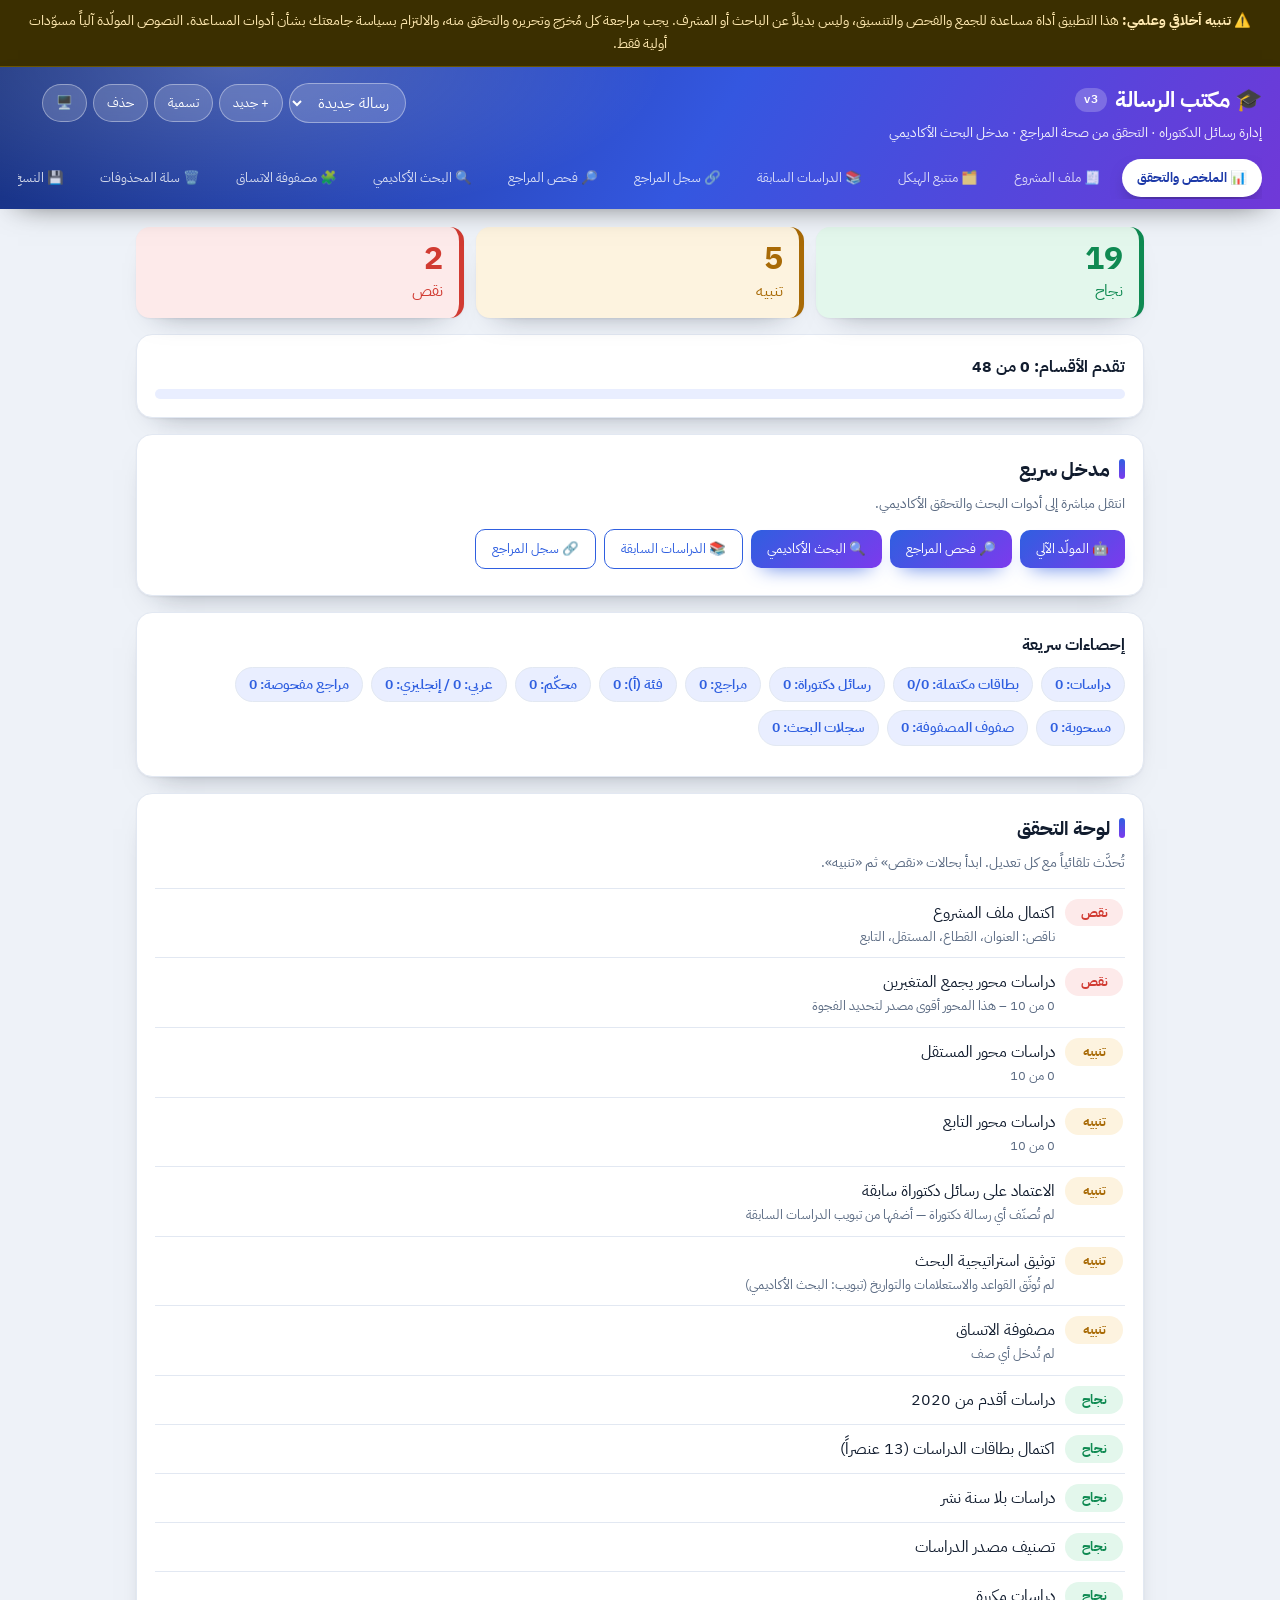
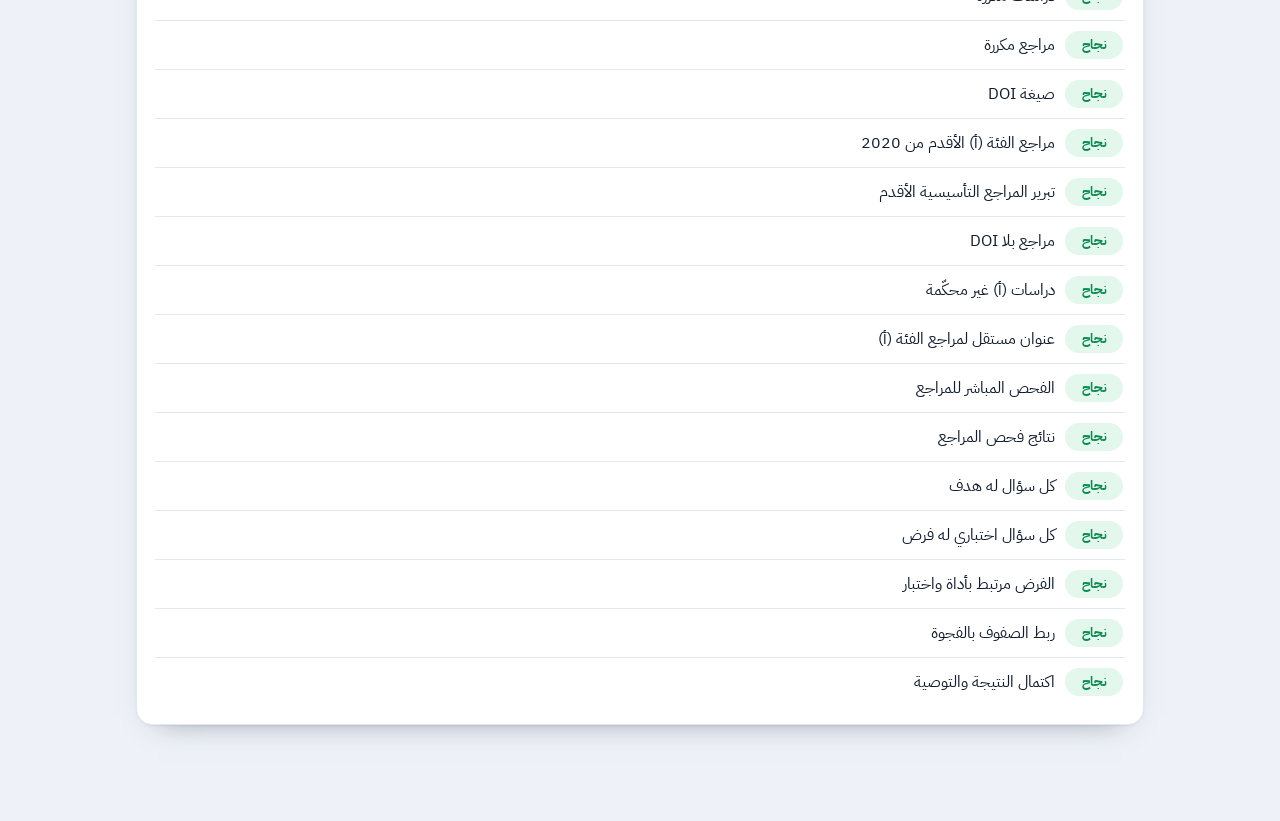
<file: standalone/thesis-desk-v3.html>
<!DOCTYPE html>
<html lang="ar" dir="rtl">
<head>
<meta charset="utf-8">
<meta name="viewport" content="width=device-width, initial-scale=1, viewport-fit=cover">
<title>مكتب الرسالة v3 – إدارة رسائل الدكتوراه والتحقق منها والبحث الأكاديمي</title>
<link rel="icon" href="data:image/svg+xml,%3Csvg%20xmlns%3D'http%3A%2F%2Fwww.w3.org%2F2000%2Fsvg'%20viewBox%3D'0%200%20128%20128'%3E%3Crect%20width%3D'128'%20height%3D'128'%20rx%3D'28'%20fill%3D'%233457e0'%2F%3E%3Cpath%20d%3D'M64%2030%20L106%2052%20L64%2074%20L22%2052%20Z'%20fill%3D'%23fcd34d'%2F%3E%3Cpath%20d%3D'M44%2060%20v16%20q20%2011%2040%200%20V60'%20fill%3D'none'%20stroke%3D'%23f59e0b'%20stroke-width%3D'7'%2F%3E%3Ccircle%20cx%3D'92'%20cy%3D'98'%20r%3D'18'%20fill%3D'%230f8a52'%2F%3E%3Cpath%20d%3D'M83%2098%20l6%206%20l12%20-13'%20fill%3D'none'%20stroke%3D'%23fff'%20stroke-width%3D'6'%20stroke-linecap%3D'round'%2F%3E%3C%2Fsvg%3E">
<link href="https://fonts.googleapis.com/css2?family=IBM+Plex+Sans+Arabic:wght@400;500;600;700&display=swap" rel="stylesheet">
<style>
/* ================= لوحة الألوان — نهاري ================= */
:root{box-sizing:border-box;padding-top:env(safe-area-inset-top,0px);padding-bottom:env(safe-area-inset-bottom,0px);
--bg:#eef2f8;--bg2:#f8fafd;--card:#ffffff;--ink:#111c2e;--mut:#5b6b83;--line:#e2e8f2;
--acc:#2f5fe0;--acc3:#7c3aed;--acc2:#e9eeff;--accInk:#ffffff;--focus:rgba(47,95,224,.20);
--hdr1:#16307f;--hdr2:#3457e0;--hdr3:#7038d8;--navOn:#1c39a8;--glass:rgba(255,255,255,.16);--glassB:rgba(255,255,255,.38);
--ok:#0f8a52;--okb:#e3f7ec;--wr:#a86a06;--wrb:#fdf3df;--fl:#d13b32;--flb:#fdeaea;
--sh:0 1px 2px rgba(17,28,46,.05),0 14px 30px -22px rgba(17,28,46,.55)}
/* ================= لوحة الألوان — ليلي (تلقائي حسب النظام) ================= */
@media (prefers-color-scheme:dark){:root:not([data-theme="light"]){
--bg:#080d1c;--bg2:#0c1226;--card:#111a30;--ink:#e9edfb;--mut:#98a4c6;--line:#242e4b;
--acc:#7aa2ff;--acc3:#b39bff;--acc2:#1a2445;--accInk:#071026;--focus:rgba(122,162,255,.25);
--hdr1:#101f4e;--hdr2:#2b3f9e;--hdr3:#4c1d95;
--ok:#4ade80;--okb:#0e2b1d;--wr:#fbbf24;--wrb:#33260c;--fl:#fb7185;--flb:#3a171d;
--sh:0 1px 2px rgba(0,0,0,.5),0 16px 34px -24px rgba(0,0,0,.9)}}
/* ================= لوحة الألوان — ليلي (يدوي) ================= */
:root[data-theme="dark"]{
--bg:#080d1c;--bg2:#0c1226;--card:#111a30;--ink:#e9edfb;--mut:#98a4c6;--line:#242e4b;
--acc:#7aa2ff;--acc3:#b39bff;--acc2:#1a2445;--accInk:#071026;--focus:rgba(122,162,255,.25);
--hdr1:#101f4e;--hdr2:#2b3f9e;--hdr3:#4c1d95;
--ok:#4ade80;--okb:#0e2b1d;--wr:#fbbf24;--wrb:#33260c;--fl:#fb7185;--flb:#3a171d;
--sh:0 1px 2px rgba(0,0,0,.5),0 16px 34px -24px rgba(0,0,0,.9)}

*,*:before,*:after{box-sizing:inherit}
html{scroll-padding-top:150px}
body{margin:0;color:var(--ink);font:400 16px/1.75 "IBM Plex Sans Arabic",Tahoma,Arial,sans-serif;-webkit-font-smoothing:antialiased;
background:radial-gradient(1100px 460px at 105% -80px,var(--acc2),transparent 62%) no-repeat,var(--bg)}
body.minfill{min-height:100vh}

/* ---------- الهيدر ---------- */
header{position:sticky;top:0;z-index:20;color:#fff;padding:14px 18px 10px;box-shadow:0 10px 30px -18px rgba(0,0,0,.75);
background:linear-gradient(120deg,var(--hdr1),var(--hdr2) 55%,var(--hdr3))}
header:before{content:"";position:absolute;inset:0;pointer-events:none;
background:radial-gradient(620px 220px at 18% 0%,rgba(255,255,255,.20),transparent 70%)}
header .hrow,header nav{position:relative;z-index:1}
header h1{margin:0;font-size:22px;font-weight:700;display:flex;align-items:center;gap:8px;flex-wrap:wrap}
header p{margin:2px 0 10px;font-size:13.5px;opacity:.9}
.ver{font-size:11.5px;font-weight:600;background:rgba(255,255,255,.22);border-radius:999px;padding:2px 9px;letter-spacing:.3px}
.hrow{display:flex;gap:10px;align-items:flex-start;justify-content:space-between;flex-wrap:wrap}
.pbar{display:flex;gap:6px;align-items:center;flex-wrap:wrap;padding:2px 0 8px}
.hbtn{background:var(--glass);border:1px solid var(--glassB);color:#fff;font:600 13px/1 inherit;font-family:inherit;border-radius:999px;padding:8px 13px;cursor:pointer;transition:.16s;backdrop-filter:blur(4px)}
.hbtn:hover{background:rgba(255,255,255,.32);transform:translateY(-1px)}
#psel{width:auto;max-width:215px;background:var(--glass);color:#fff;border:1px solid var(--glassB);border-radius:999px;padding:7px 12px;font:600 14px inherit;font-family:inherit;cursor:pointer}
#psel option{color:#111c2e;background:#fff}
#saved{font-size:15px;opacity:0;transition:opacity .4s;min-width:18px;text-align:center}
#saved.on{opacity:1}
nav{display:flex;gap:6px;overflow-x:auto;max-width:100%;padding:4px 0 2px;scrollbar-width:none}
nav::-webkit-scrollbar{display:none}
nav button{flex:none;background:transparent;border:0;color:rgba(255,255,255,.8);font:600 14px inherit;font-family:inherit;padding:9px 15px;cursor:pointer;border-radius:999px;transition:.16s}
nav button:hover{background:rgba(255,255,255,.15);color:#fff}
nav button[aria-selected="true"]{background:#fff;color:var(--navOn);font-weight:700;box-shadow:0 8px 20px -10px rgba(0,0,0,.65)}
nav button:focus-visible,.hbtn:focus-visible,#psel:focus-visible{outline:2.5px solid #fff;outline-offset:2px}
#psel:focus{outline:none;border-color:#fff;box-shadow:0 0 0 3px rgba(255,255,255,.35)}

/* ---------- المحتوى ---------- */
main{max-width:1040px;margin:0 auto;padding:18px 16px 80px}
.card{background:var(--card);border:1px solid var(--line);border-radius:16px;padding:18px;margin-bottom:16px;box-shadow:var(--sh)}
.card:hover{box-shadow:0 2px 4px rgba(17,28,46,.05),0 18px 38px -26px rgba(17,28,46,.6)}
h2{font-size:19px;margin:0 0 6px;display:flex;align-items:center;gap:9px}
h2:before{content:"";width:6px;height:20px;border-radius:3px;flex:none;background:linear-gradient(180deg,var(--acc),var(--acc3))}
h3{font-size:16px;margin:0 0 8px}
.hint{color:var(--mut);font-size:14px;margin:0 0 12px}
.hint b{color:var(--acc)}
label{display:block;font-size:13.5px;font-weight:600;color:var(--mut);margin:10px 0 3px}
input,select,textarea{width:100%;font:inherit;font-size:15px;color:var(--ink);background:var(--bg2);border:1.5px solid var(--line);border-radius:10px;padding:9px 11px;transition:border-color .15s,box-shadow .15s}
textarea{min-height:64px;resize:vertical}
input:focus,select:focus,textarea:focus{outline:none;border-color:var(--acc);box-shadow:0 0 0 3px var(--focus)}
.grid{display:grid;grid-template-columns:repeat(auto-fit,minmax(220px,1fr));gap:0 14px}
.btn{font:600 14px inherit;font-family:inherit;border:0;background:linear-gradient(135deg,var(--acc),var(--acc3));color:var(--accInk);border-radius:10px;padding:9px 16px;cursor:pointer;box-shadow:0 10px 20px -12px var(--acc);transition:.16s}
.btn:hover{transform:translateY(-1px);filter:brightness(1.06)}
.btn.sec{background:transparent;color:var(--acc);border:1.5px solid currentColor;box-shadow:none}
.btn.sec:hover{background:var(--acc2)}
.btn.del{background:transparent;color:var(--fl);border:1.5px solid currentColor;box-shadow:none}
.btn.del:hover{background:var(--flb)}
.btn:disabled{opacity:.55;cursor:default;transform:none}
button:focus-visible,a:focus-visible{outline:2.5px solid var(--acc);outline-offset:2px}
a{color:var(--acc)}
.row{display:flex;gap:8px;flex-wrap:wrap;align-items:center;margin:8px 0}
.badge{display:inline-block;font-size:12.5px;font-weight:700;border-radius:999px;padding:3px 11px;white-space:nowrap}
.ok{background:var(--okb);color:var(--ok)}.wr{background:var(--wrb);color:var(--wr)}.fl{background:var(--flb);color:var(--fl)}
.mini{display:inline-flex;align-items:center;gap:5px;font:600 12.5px/1 inherit;font-family:inherit;background:var(--acc2);color:var(--acc);border:1px solid var(--line);border-radius:999px;padding:7px 12px;cursor:pointer;text-decoration:none;transition:.15s}
.mini:hover{background:var(--acc);color:var(--accInk);border-color:transparent}
.ledger{display:grid;grid-template-columns:repeat(auto-fit,minmax(150px,1fr));gap:12px;margin-bottom:16px}
.ledger div{border-radius:14px;padding:13px 16px;border-inline-start:5px solid currentColor;box-shadow:var(--sh)}
.ledger div b{display:block;font-size:32px;line-height:1.15;font-weight:700}
.ledger .ok{background:var(--okb);color:var(--ok)}
.ledger .wr{background:var(--wrb);color:var(--wr)}
.ledger .fl{background:var(--flb);color:var(--fl)}
.rule{display:flex;gap:10px;align-items:flex-start;padding:10px 2px;border-top:1px solid var(--line)}
.rule .badge{flex:none;min-width:58px;text-align:center}
.rule small{display:block;color:var(--mut);line-height:1.55}
.rule>div{flex:1;min-width:0}
.rule>div.row,.rule>.row{flex:0 1 auto;justify-content:flex-end;min-width:0}
.bar{height:10px;background:var(--acc2);border-radius:999px;overflow:hidden}
.bar i{display:block;height:100%;border-radius:999px;background:linear-gradient(90deg,var(--acc),var(--acc3))}
.sec-row{display:grid;grid-template-columns:1fr 140px;gap:8px;padding:7px 0;border-top:1px solid var(--line)}
.sec-row textarea{grid-column:1/-1;min-height:40px}
.count{display:flex;gap:8px;flex-wrap:wrap;margin-bottom:12px}
.count span{background:var(--acc2);color:var(--acc);border:1px solid var(--line);border-radius:999px;padding:5px 13px;font-size:13.5px;font-weight:600}
.empty{color:var(--mut);text-align:center;padding:24px}
.mono{font-size:13.5px;background:var(--bg2);border:1px solid var(--line);border-radius:9px;padding:8px 10px;word-break:break-word;min-height:20px}
.gh{font-size:15px;font-weight:700;margin:16px 0 8px;color:var(--mut);display:flex;align-items:center;gap:8px}
.dests{display:grid;grid-template-columns:repeat(auto-fill,minmax(232px,1fr));gap:10px}
.dest{border:1px solid var(--line);border-radius:13px;padding:12px;background:var(--bg2);display:flex;flex-direction:column;gap:6px}
.dest b{font-size:14.5px}
.dest small{color:var(--mut);font-size:12.5px;line-height:1.55;flex:1}
#toast{position:fixed;bottom:22px;right:50%;transform:translateX(50%) translateY(10px);background:var(--ink);color:var(--bg);padding:11px 20px;border-radius:12px;font-size:14px;font-weight:600;opacity:0;pointer-events:none;transition:.25s;max-width:92vw;z-index:50;box-shadow:0 16px 34px -14px rgba(0,0,0,.7)}
#toast.show{opacity:1;transform:translateX(50%) translateY(0)}
#toast.err{background:var(--fl);color:#fff}
*::-webkit-scrollbar{width:10px;height:10px}
*::-webkit-scrollbar-thumb{background:var(--line);border-radius:99px;border:2px solid var(--bg)}
@media(prefers-reduced-motion:no-preference){.bar i{transition:width .3s}.dest,.card{transition:box-shadow .2s}}
@media(max-width:560px){main{padding:14px 12px 70px}.card{padding:14px}h2{font-size:17px}}
</style>
</head>
<body>
<div role="note" aria-label="تنبيه أخلاقي وعلمي" class="ethics-banner" style="background:#3b2f00;color:#ffe9b0;border-bottom:1px solid #6b5500;padding:10px 16px;font-size:13.5px;line-height:1.7;text-align:center">
⚠️ <b>تنبيه أخلاقي وعلمي:</b> هذا التطبيق أداة مساعدة للجمع والفحص والتنسيق، وليس بديلاً عن الباحث أو المشرف. يجب مراجعة كل مُخرَج وتحريره والتحقق منه، والالتزام بسياسة جامعتك بشأن أدوات المساعدة. النصوص المولّدة آلياً مسوّدات أولية فقط.
</div>
<header>
 <div class="hrow">
  <div><h1>🎓 مكتب الرسالة <span class="ver">v3</span></h1><p>إدارة رسائل الدكتوراه · التحقق من صحة المراجع · مدخل البحث الأكاديمي</p></div>
  <div class="pbar">
   <select id="psel" aria-label="اختيار المشروع"></select>
   <button class="hbtn" id="newp">+ جديد</button>
   <button class="hbtn" id="renp">تسمية</button>
   <button class="hbtn" id="delp">حذف</button>
   <button class="hbtn" id="thm" title="تبديل المظهر">🖥️</button>
   <span id="saved" aria-live="polite">✓</span>
  </div>
 </div>
 <nav role="tablist" id="nav"></nav>
</header>
<main id="main"></main>
<div id="toast" role="status"></div>
<script>
"use strict";
const KEY="thesis-desk-v2",OLD="thesis-desk-v1",TKEY="td-theme";
const CH=[["الجزء التمهيدي",["صفحة العنوان","الإقرار","الشكر والتقدير","الملخص (عربي/إنجليزي)","قوائم المحتويات والجداول والاختصارات"]],
["الفصل الأول: الإطار العام",["المقدمة","خلفية الدراسة","مشكلة الدراسة","أسئلة الدراسة","أهداف الدراسة","أهمية الدراسة","حدود الدراسة","مصطلحات الدراسة","نموذج الدراسة","الفروض المبدئية","المنهج باختصار"]],
["الفصل الثاني: الإطار النظري والدراسات السابقة",["النظرية الحاكمة","المتغير المستقل: مفهوم وأبعاد","المتغير التابع: مفهوم وأبعاد","المتغير الوسيط (إن وجد)","العلاقة النظرية بين المتغيرات","الدراسات العربية","الدراسات الأجنبية","التعليق النقدي والفجوة البحثية","النموذج المفاهيمي واشتقاق الفروض"]],
["الفصل الثالث: المنهجية",["فلسفة ومنهج البحث","تصميم البحث","المجتمع والعينة وحجمها","أداة جمع البيانات والقياس","الدراسة الاستكشافية (المقابلات)","الاختبار التجريبي للأداة","الصدق والثبات","الاعتبارات الأخلاقية","أساليب التحليل وفحص الافتراضات"]],
["الفصل الرابع: النتائج",["وصف العينة","الإحصاء الوصفي","اختبار الفروض","الارتباط والانحدار والتوسط","عرض النتائج في جداول"]],
["الفصل الخامس: المناقشة",["مناقشة ومقارنة النتائج","الاستنتاجات","المساهمة العلمية","المساهمة المهنية","التوصيات وآليات التطبيق","القيود والدراسات المستقبلية"]],
["الجزء الختامي",["المراجع (APA 7)","الملاحق","إفصاح أدوات المساعدة وفحص التشابه"]]];
const ST=["لم يبدأ","جارٍ","مكتمل"];
const AX={iv:"المستقل",dv:"التابع",med:"الوسيط",both:"يجمع المتغيرين"};
const SF=[["author","الباحث"],["year","سنة النشر","n"],["title","عنوان الدراسة"],["goal","الهدف","t"],["hyp","الفرضيات","t"],["vars","المتغيرات","t"],["field","مجال التطبيق"],["pop","المجتمع"],["sample","العينة"],["tools","أدوات جمع البيانات"],["find","أهم النتائج","t"],["agree","أوجه الاتفاق","t"],["differ","أوجه الاختلاف","t"]];
const MF=[["gap","الفجوة البحثية","t"],["q","السؤال"],["obj","الهدف"],["hyp","الفرض"],["inst","الأداة / المحور"],["test","الاختبار الإحصائي"],["res","النتيجة"],["rec","التوصية"]];
const TYPOPT=[["","— غير مصنّف —"],["j","مجلة محكّمة"],["d","رسالة دكتوراة"],["m","رسالة ماجستير"],["c","مؤتمر محكّم"],["r","تقرير / جهة رسمية"],["o","مصدر آخر"]];
const TYPN={j:"مجلة محكّمة",d:"رسالة دكتوراة",m:"رسالة ماجستير",c:"مؤتمر محكّم",r:"تقرير",o:"مصدر آخر","":"—"};
const SRDB=["Scopus","Web of Science","EBSCO","ProQuest","Google Scholar","ScienceDirect","Springer","Wiley","JSTOR","ERIC","PubMed","شمعة SHAMAA","دار المنظومة","أخرى"];
const LBL={ok:"نجاح",wr:"تنبيه",fl:"نقص"};
const uid=()=>Date.now().toString(36)+Math.random().toString(36).slice(2,7);
const esc=s=>String(s==null?"":s).replace(/[&<>"]/g,c=>({"&":"&amp;","<":"&lt;",">":"&gt;",'"':"&quot;"}[c]));
const num=v=>parseInt(v,10)||0;
const cl=o=>JSON.parse(JSON.stringify(o));
const enc=encodeURIComponent;
const sleep=ms=>new Promise(r=>setTimeout(r,ms));
const hasAr=s=>/[\u0600-\u06FF]/.test(String(s||""));
const safeUrl=u=>/^https?:\/\//i.test(String(u||""))?String(u):"";
const fmtT=t=>new Date(t).toLocaleString("ar",{year:"numeric",month:"short",day:"numeric",hour:"2-digit",minute:"2-digit"});
const blankP=n=>({id:uid(),name:n||"رسالة جديدة",created:Date.now(),updated:0,lastExp:0,
 p:{title:"",deg:"DBA",sector:"",iv:"",dv:"",med:"",minY:2020,target:10},
 sec:{},studies:[],refs:[],mx:[],sr:[],trash:[],snaps:[]});

/* ===== التخزين والترحيل من النسخة القديمة ===== */
function fixProjs(db){Object.values((db&&db.projects)||{}).forEach(p=>{
 p.sec=p.sec||{};p.studies=p.studies||[];p.refs=p.refs||[];p.mx=p.mx||[];
 p.sr=p.sr||[];p.trash=p.trash||[];p.snaps=p.snaps||[];
 p.p=p.p||{};if(!(num(p.p.minY)>=1))p.p.minY=2020;
 if(!Array.isArray(p.studies))p.studies=[]});
 return db}
let DB=null;
try{DB=JSON.parse(localStorage.getItem(KEY))}catch(e){}
if(!DB||typeof DB!=="object"||!DB.projects){DB={ver:2,cur:null,projects:{}};
 try{const o=JSON.parse(localStorage.getItem(OLD));
  if(o&&o.p){const pr=blankP(o.p.title||"نسخة قديمة مستوردة");
   pr.p=o.p;pr.sec=o.sec||{};pr.studies=o.studies||[];pr.refs=o.refs||[];pr.mx=o.mx||[];pr.updated=Date.now();
   DB.projects[pr.id]=pr;DB.cur=pr.id}}catch(e){}}
fixProjs(DB);
if(!DB.cur||!DB.projects[DB.cur]){const k=Object.keys(DB.projects);DB.cur=k.length?k[0]:null}
if(!DB.cur){const pr=blankP();DB.projects[pr.id]=pr;DB.cur=pr.id}
const P=()=>DB.projects[DB.cur];
let S=P(),tab=0,uiOpen={},RUN=new Set(),V={busy:0,done:0,total:0};
let F={stQ:"",stAx:"",rfQ:"",rfCat:"",sq:"",stype:"all",slang:"all",sylo:"2020",syhi:"",ag:"",agto:"",agn:"12",elpr:""};

/* ===== الحفظ والمؤشرات ===== */
let svT=null;
function save(){try{S.updated=Date.now()}catch(e){}
 try{localStorage.setItem(KEY,JSON.stringify(DB));
  const el=document.getElementById("saved");el.classList.add("on");
  clearTimeout(svT);svT=setTimeout(()=>el.classList.remove("on"),1200)}
 catch(e){toast("⚠ تعذّر الحفظ: مساحة التخزين ممتلئة. صدّر نسخة فوراً ثم احذف اللقطات القديمة من تبويب النسخ الاحتياطي.",1)}}
let tsT=null;
function toast(m,err){const t=document.getElementById("toast");t.textContent=m;t.className=err?"err":"";
 t.classList.add("show");clearTimeout(tsT);tsT=setTimeout(()=>t.classList.remove("show"),err?8000:2400)}
function copy(txt){try{const ta=document.createElement("textarea");ta.value=txt;ta.style.position="fixed";ta.style.opacity="0";
 document.body.appendChild(ta);ta.select();document.execCommand("copy");ta.remove();return true}catch(e){}
 try{if(navigator.clipboard){navigator.clipboard.writeText(txt);return true}}catch(e){}return false}

/* ===== المظهر ===== */
let thm="";try{thm=localStorage.getItem(TKEY)||""}catch(e){}
function applyTheme(){document.documentElement.dataset.theme=thm;
 const b=document.getElementById("thm");
 b.textContent=thm==="dark"?"🌙":thm==="light"?"☀️":"🖥️";
 b.title="المظهر: "+(thm===""?"تلقائي (حسب النظام)":thm==="light"?"نهاري":"ليلي")+" — انقر للتبديل"}

/* ===== أدوات المرجع / الفحص ===== */
function doiOf(r){const d=String((r&&r.doi)||"").trim().replace(/^https?:\/\/(dx\.)?doi\.org\//i,"");
 return /^10\.\d{4,9}\//.test(d)?d:""}
function normT(s){return String(s==null?"":s).toLowerCase().replace(/[^\p{L}\p{N}]+/gu," ").trim()}
function simT(a,b){const A=new Set(normT(a).split(" ").filter(x=>x.length>2)),B=new Set(normT(b).split(" ").filter(x=>x.length>2));
 if(!A.size||!B.size)return 0;let i=0;A.forEach(x=>{if(B.has(x))i++});return i/Math.max(1,Math.min(A.size,B.size))}
function crYear(m){const o=m.issued||m["published-print"]||m["published-online"]||m.created;return o&&o["date-parts"]?num(o["date-parts"][0][0]):0}
function segEnc(doi){return String(doi).split("/").map(encodeURIComponent).join("/")}
async function jget(u,ms){const c=new AbortController();const t=setTimeout(()=>c.abort(),ms||13000);
 try{const r=await fetch(u,{signal:c.signal,headers:{Accept:"application/json"}});
  if(!r.ok){const e=new Error("HTTP "+r.status);e.http=r.status;throw e}
  return await r.json()}finally{clearTimeout(t)}}

async function coreCheck(o){
 const doi=String(o.doi||"").trim(),title=String(o.title||"").trim(),cite=String(o.cite||"").trim(),y=num(o.year);
 if(!doi&&!title&&!cite)return {t:Date.now(),ok:"fl",msg:"لا يوجد DOI أو عنوان لفحصه"};
 const [a,b]=await Promise.allSettled([
  doi?jget("https://api.crossref.org/works/"+segEnc(doi)):jget("https://api.crossref.org/works?query.bibliographic="+enc(title||cite)+"&rows=5"),
  doi?jget("https://api.openalex.org/works/doi:"+segEnc(doi)+"?mailto=thesis.desk.check@example.com"):jget("https://api.openalex.org/works?search="+enc(title||cite)+"&per-page=5")
 ]);
 let cr=null,oa=null,src=[];
 if(a.status==="fulfilled"){const m=a.value;cr=doi?m:((m.message&&m.message.items&&m.message.items[0])||null);if(cr)src.push("Crossref")}
 if(b.status==="fulfilled"){const m=b.value;oa=doi?m:((m.results&&m.results[0])||null);if(oa)src.push("OpenAlex")}
 if(!cr&&!oa){
  const e1=a.status==="rejected"?a.reason:null;
  if(e1&&e1.http===404)return {t:Date.now(),ok:"fl",msg:"⛔ هذا الـ DOI غير موجود في Crossref — تحقق من صحة الرقم"};
  return {t:Date.now(),ok:"fl",msg:"تعذّر الوصول إلى Crossref/OpenAlex — تأكد من اتصال الإنترنت"}}
 const ct=(cr&&cr.title&&cr.title[0])||(oa&&(oa.title||oa.display_name))||"";
 const refT=title||"";
 const sim=refT&&ct?simT(refT,ct):(cite&&ct?Math.max(.25,Math.min(.95,simT(cite,ct))):null);
 const cY=cr?crYear(cr):0,oY=oa?(oa.publication_year||0):0;
 const py=cY||oY,yOk=!y||!py||Math.abs(py-y)<=1;
 const ret=!!((oa&&oa.is_retracted===true)||(cr&&cr["update-to"]&&cr["update-to"].some(x=>x.type&&/retract/i.test(x.type))));
 const j=(cr&&cr["container-title"]&&cr["container-title"][0])||(oa&&oa.primary_location&&oa.primary_location.source&&oa.primary_location.source.display_name)||"";
 const typ=(cr&&cr.type)||(oa&&oa.type)||"";
 const cited=cr&&cr["is-referenced-by-count"]!=null?cr["is-referenced-by-count"]:(oa&&oa.cited_by_count!=null?oa.cited_by_count:null);
 const oaSt=(oa&&oa.open_access&&oa.open_access.oa_status)||"";
 const aut=cr&&cr.author?cr.author.map(x=>x.family?(x.family+", "+String(x.given||"").split(/\s+/).map(w=>w?w[0]+".":"").join(" ")):(x.name||"")).filter(Boolean).join("; "):"";
 const crDoi=(cr&&cr.DOI)||"";
 const v={t:Date.now(),ok:"ok",msg:"",src:src.join(" + "),ct:ct,cy:py,j:j,typ:typ,cited:cited,oa:oaSt,ret:ret?1:0,sim:sim,
  doi:crDoi||doi,aut:aut,title:ct,sugg:(!doi&&crDoi)?crDoi:""};
 if(ret){v.ok="fl";v.msg="⛔ تنبيه خطير: بيانات النشر تشير إلى أن هذا العمل مسحوب (Retraction) — لا يُستخدم كمرجع"}
 else if(!doi&&crDoi){v.ok=sim!=null&&sim>=.6?"ok":"wr";v.msg="عُثر على سجل مرشّح في "+v.src+" — اعتمد الـ DOI المقترح ثم أعد الفحص لتصديق العنوان"}
 else if(!refT){v.ok="wr";v.msg="السجل موجود في "+v.src+" — لكن أضف «عنوان المرجع» لمقارنته تلقائياً"}
 else if(sim==null){v.ok="wr";v.msg="عُثر على السجل في "+v.src+" دون عنوان للمقارنة"}
 else if(sim>=.6&&yOk){v.ok="ok";v.msg="✓ مطابقة عالية ("+Math.round(sim*100)+"%) مع السجل الرسمي في "+v.src}
 else if(sim>=.35){v.ok="wr";v.msg="مطابقة جزئية ("+Math.round(sim*100)+"%) — راجع العنوان أو السنة"+(yOk?"":" (السنة مختلفة عن السجل)")}
 else {v.ok="fl";v.msg="✗ تعارض: العنوان في "+v.src+" مختلف عن مرجعك ("+Math.round((sim||0)*100)+"%)"+(j?" · المصدر: "+j:"")}
 return v;
}

async function verifyRef(i,quiet){
 const r=S.refs[i];if(!r)return null;
 const doi=doiOf(r),title=String(r.ttl||"").trim();
 if(!doi&&!title&&!String(r.cite||"").trim()){if(!quiet)toast("لا يوجد DOI أو عنوان لفحصه",1);return null}
 if(!quiet){RUN.add(i);render()}
 let v=null;
 try{v=await coreCheck({doi:doi,title:title,cite:r.cite,year:r.year})}
 catch(e){v={t:Date.now(),ok:"fl",msg:"تعذّر الوصول إلى قواعد البيانات — تأكد من اتصال الإنترنت"}}
 if(S.refs[i])S.refs[i].v=v;
 RUN.delete(i);save();
 if(!quiet)render();
 return v;
}
async function verifyAll(){
 if(V.busy){toast("عملية الفحص جارية بالفعل…");return}
 const idx=S.refs.map((r,i)=>i).filter(i=>!S.refs[i].v);
 if(!idx.length){toast("كل المراجع مفحوصة بالفعل");return}
 V={busy:1,done:0,total:idx.length};render();
 for(const i of idx){if(!S.refs[i])continue;await verifyRef(i,true);V.done++;
  const p=document.getElementById("vprog");if(p)p.textContent="اكتمل "+V.done+" من "+V.total;await sleep(280)}
 V.busy=0;save();if(tab===5)render();
 toast("اكتمل فحص "+V.done+" مرجعاً");
}
function parseQ(q){q=String(q||"").trim();const d=q.replace(/^https?:\/\/(dx\.)?doi\.org\//i,"");
 return /^10\.\d{4,9}\//.test(d)?{doi:d,title:""}:{doi:"",title:q}}
function verdictHtml(v,q){
 const bd=v.ok==="ok"?'<span class="badge ok">✓ مطابق</span>':v.ok==="wr"?'<span class="badge wr">⚠ يحتاج مراجعة</span>':'<span class="badge fl">✗ مشكلة</span>';
 return `<div class="rule" style="border-top:0">${bd}<div>${esc(v.msg)}<small>${v.src?("المصدر: "+esc(v.src)+" · "+fmtT(v.t)):"مصدر محلي"}</small></div></div>
 ${(v.ct||v.j)?`<div class="grid">
  <div><label>العنوان في القاعدة</label><div class="mono">${esc(v.ct||"—")}</div></div>
  <div><label>سنة النشر</label><div class="mono">${esc(v.cy||"—")}${v.sim!=null?" · تطابق "+Math.round(v.sim*100)+"%":""}</div></div>
  <div><label>المجلة / الجهة</label><div class="mono">${esc(v.j||"—")}</div></div>
  <div><label>النوع / الاقتباسات${v.oa?" / الوصول":""}</label><div class="mono">${esc(v.typ||"—")} · ${v.cited==null?"—":v.cited}${v.oa?" · "+esc(v.oa):""}</div></div>
 </div>`:""}
 <div class="row">
  ${v.doi?`<a class="mini" target="_blank" rel="noopener" href="https://doi.org/${enc(v.doi)}">فتح DOI</a>`:""}
  ${v.ct?`<a class="mini" target="_blank" rel="noopener" href="https://scholar.google.com/scholar?q=${enc(v.ct)}">Google Scholar</a>
  <a class="mini" target="_blank" rel="noopener" href="https://pubpeer.com/search?q=${enc(v.ct)}">PubPeer</a>`:""}
  ${v.ct?`<a class="mini" target="_blank" rel="noopener" href="https://www.scimagojr.com/journalsearch.php?q=${enc(v.j||v.ct)}">Scimago (تصنيف المجلة)</a>`:""}
 </div>`;
}

/* ===== التحقق ===== */
function validate(){
 const R=[],add=(s,t,d)=>R.push({s:s,t:t,d:d||""}),p=S.p,y=num(p.minY);
 const miss=[["العنوان",p.title],["القطاع",p.sector],["المستقل",p.iv],["التابع",p.dv]].filter(x=>!String(x[1]||"").trim()).map(x=>x[0]);
 add(miss.length?"fl":"ok","اكتمال ملف المشروع",miss.length?"ناقص: "+miss.join("، "):"");
 const axes=["iv","dv"].concat(String(p.med||"").trim()?["med"]:[]).concat(["both"]);
 axes.forEach(a=>{const n=S.studies.filter(x=>x.axis===a).length,t=num(p.target);
  add(n>=t?"ok":(a==="both"&&n===0?"fl":"wr"),"دراسات محور "+AX[a],n+" من "+t+(a==="both"&&n===0?" – هذا المحور أقوى مصدر لتحديد الفجوة":""))});
 const old=S.studies.filter(x=>x.year&&num(x.year)<y);
 add(old.length?"fl":"ok","دراسات أقدم من "+y,old.length?old.map(x=>x.author||"بلا اسم").join("، "):"");
 const inc=S.studies.filter(x=>SF.some(f=>!String(x[f[0]]||"").trim()));
 add(inc.length?"wr":"ok","اكتمال بطاقات الدراسات (13 عنصراً)",inc.length?inc.length+" بطاقة ناقصة":"");
 const ny=S.studies.filter(x=>!num(x.year));
 add(ny.length?"wr":"ok","دراسات بلا سنة نشر",ny.length?ny.length+" بطاقة":"");
 const noTyp=S.studies.filter(x=>!x.typ);
 add(noTyp.length?"wr":"ok","تصنيف مصدر الدراسات",noTyp.length?noTyp.length+" بطاقة بلا نوع مصدر (مجلة محكّمة / رسالة دكتوراة / مؤتمر)":"");
 const dis=S.studies.filter(x=>x.typ==="d").length;
 add(dis?"ok":"wr","الاعتماد على رسائل دكتوراة سابقة",dis?dis+" رسالة دكتوراة ضمن الدراسات السابقة":"لم تُصنّف أي رسالة دكتوراة — أضفها من تبويب الدراسات السابقة");
 const dS=new Set(),dupS=[];
 S.studies.forEach(x=>{const k=((x.author||"")+"|"+(x.year||"")+"|"+String(x.title||"").slice(0,25)).replace(/\s+/g," ").trim().toLowerCase();
  if(!x.author&&!x.title)return;if(dS.has(k))dupS.push(x.author||String(x.title).slice(0,30));else dS.add(k)});
 add(dupS.length?"wr":"ok","دراسات مكررة",dupS.length?dupS.join("، "):"");
 const dR=new Set(),dupR=[];
 S.refs.forEach(r=>{const d=String(r.doi||"").trim().toLowerCase().replace(/^https?:\/\/(dx\.)?doi\.org\//,""),c=String(r.cite||"").trim().replace(/\s+/g," ").toLowerCase();
  if(!d&&!c)return;const k=d?"d:"+d:"c:"+c;
  if(dR.has(k))dupR.push(String(r.cite||"بلا توثيق").slice(0,38));else dR.add(k)});
 add(dupR.length?"fl":"ok","مراجع مكررة",dupR.length?dupR.join("، "):"");
 const badD=S.refs.filter(r=>{const d=String(r.doi||"").trim();return d&&!/^https?:\/\//i.test(d)&&!/^10\.\d{4,9}\//.test(d)});
 add(badD.length?"wr":"ok","صيغة DOI",badD.length?badD.length+" مرجع بنمط غير قياسي (المتوقع 10.xxxx/...)":"");
 const oldA=S.refs.filter(r=>r.year&&num(r.year)<y&&r.cat==="A");
 add(oldA.length?"fl":"ok","مراجع الفئة (أ) الأقدم من "+y,oldA.length?oldA.length+" مرجع – انقلها للفئة (ب) مع تبرير":"");
 const nj=S.refs.filter(r=>r.year&&num(r.year)<y&&r.cat==="B"&&!String(r.just||"").trim());
 add(nj.length?"fl":"ok","تبرير المراجع التأسيسية الأقدم",nj.length?nj.length+" مرجع بلا تبرير":"");
 const nd=S.refs.filter(r=>!String(r.doi||"").trim()),np=S.refs.filter(r=>r.cat==="A"&&!r.peer);
 add(nd.length?"wr":"ok","مراجع بلا DOI",nd.length?nd.length+" مرجع":"");
 add(np.length?"wr":"ok","دراسات (أ) غير محكّمة",np.length?np.length+" مرجع":"");
 const noTtl=S.refs.filter(r=>r.cat==="A"&&!String(r.ttl||"").trim());
 add(noTtl.length?"wr":"ok","عنوان مستقل لمراجع الفئة (أ)",noTtl.length?noTtl.length+" مرجع بلا عنوان مستقل (يُصعّب فحصه آلياً)":"");
 const unv=S.refs.filter(r=>!r.v&&(doiOf(r)||String(r.ttl||"").trim()||String(r.cite||"").trim()));
 add(unv.length?"wr":"ok","الفحص المباشر للمراجع",unv.length?unv.length+" مرجع لم يُفحص عبر Crossref/OpenAlex — تبويب: فحص المراجع":"");
 const badv=S.refs.filter(r=>r.v&&(r.v.ok==="fl"||r.v.ret));
 add(badv.length?"fl":"ok","نتائج فحص المراجع",badv.length?badv.map(r=>(r.v.ret?"مسحوب: ":"تعارض: ")+String(r.cite||r.ttl||"").slice(0,32)).join("، "):"");
 add(S.sr.length?"ok":"wr","توثيق استراتيجية البحث",S.sr.length?S.sr.length+" عملية بحث موثّقة — جاهزة للتصدير في فصل المنهجية":"لم تُوثّق القواعد والاستعلامات والتواريخ (تبويب: البحث الأكاديمي)");
 add(S.mx.length?"ok":"wr","مصفوفة الاتساق",S.mx.length?S.mx.length+" صف":"لم تُدخل أي صف");
 const q=S.mx.filter(m=>String(m.q||"").trim());
 const a1=q.filter(m=>!String(m.obj||"").trim()),b1=q.filter(m=>m.qt!=="d"&&!String(m.hyp||"").trim()),
 c1=q.filter(m=>m.qt!=="d"&&!(String(m.inst||"").trim()&&String(m.test||"").trim())),
 gp=S.mx.filter(m=>!String(m.gap||"").trim()),
 nr=q.filter(m=>!String(m.res||"").trim()||!String(m.rec||"").trim());
 add(a1.length?"fl":"ok","كل سؤال له هدف",a1.length?a1.length+" سؤال بلا هدف":"");
 add(b1.length?"fl":"ok","كل سؤال اختباري له فرض",b1.length?b1.length+" سؤال بلا فرض":"");
 add(c1.length?"wr":"ok","الفرض مرتبط بأداة واختبار",c1.length?c1.length+" صف ناقص":"");
 add(gp.length?"wr":"ok","ربط الصفوف بالفجوة",gp.length?gp.length+" صف بلا فجوة":"");
 add(nr.length?"wr":"ok","اكتمال النتيجة والتوصية",nr.length?nr.length+" صف ناقص":"");
 return R;
}
function progress(){let d=0,t=0;CH.forEach((c,i)=>c[1].forEach((s,j)=>{t++;d+=(S.sec[i+"-"+j]||{}).st===2?1:0}));return[d,t]}

/* ===== التصدير ===== */
function dl(name,content,type){const a=document.createElement("a");
 a.href=URL.createObjectURL(new Blob([content],{type:type}));a.download=name;
 document.body.appendChild(a);a.click();a.remove();P().lastExp=Date.now();save()}
function wordDoc(title,body){return '\ufeff<html xmlns:o="urn:schemas-microsoft-com:office:office" xmlns:w="urn:schemas-microsoft-com:office:word" xmlns="http://www.w3.org/TR/REC-html40"><head><meta charset="utf-8"><title>'+esc(title)+'</title><style>body{font-family:Arial,sans-serif;direction:rtl;text-align:right}h2{color:#2f5fe0}h3{color:#16307f}table{border-collapse:collapse;width:100%;margin-bottom:14px}th,td{border:1px solid #8a94a6;padding:5px 7px;font-size:10.5pt;text-align:right;vertical-align:top}th{background:#e9eeff}</style></head><body dir="rtl"><h2>'+esc(title)+'</h2><p>أُنشئ بواسطة «مكتب الرسالة v3» – '+fmtT(Date.now())+'</p>'+body+'</body></html>'}
function exportWord(name,title,body){dl(name,wordDoc(title,body),"application/msword;charset=utf-8");toast("تم تصدير "+name)}
function exportCsv(name,rows){dl(name,"\ufeff"+rows.map(r=>r.map(c=>'"'+String(c==null?"":c).replace(/"/g,'""').replace(/\r?\n/g," ")+'"').join(",")).join("\r\n"),"text/csv;charset=utf-8");toast("تم تصدير "+name)}
function exportRows(name,header,rows){exportCsv(name,[header].concat(rows))}
function studiesTable(l){return "<table><tr><th>#</th><th>المحور</th><th>نوع المصدر</th>"+SF.map(f=>"<th>"+f[1]+"</th>").join("")+"<th>المجلة/الجهة</th><th>DOI</th><th>التصنيف</th><th>قاعدة البيانات</th><th>المنهج</th></tr>"+l.map((x,i)=>"<tr><td>"+(i+1)+"</td><td>"+(AX[x.axis]||"")+"</td><td>"+(TYPN[x.typ]||"")+"</td>"+SF.map(f=>"<td>"+esc(x[f[0]])+"</td>").join("")+"<td>"+esc(x.jr)+"</td><td>"+esc(x.doi)+"</td><td>"+esc(x.qu)+"</td><td>"+esc(x.db)+"</td><td>"+esc(x.meth)+"</td></tr>").join("")+"</table>"}
const VERST=r=>{const v=r.v;return !v?"لم يُفحص":v.ret?"مسحوب":v.ok==="ok"?"مطابق":v.ok==="wr"?"مراجعة":"تعارض"};
function refsBody(l){return "<table><tr><th>#</th><th>الفئة</th><th>التوثيق (APA 7)</th><th>العنوان</th><th>المؤلفون</th><th>المجلة/الجهة</th><th>السنة</th><th>اللغة</th><th>DOI/رابط</th><th>محكّم</th><th>حالة الفحص</th><th>تبرير</th></tr>"+l.map((x,i)=>"<tr><td>"+(i+1)+"</td><td>"+({A:"أ",B:"ب",C:"ج"}[x.cat]||"")+"</td><td>"+esc(x.cite)+"</td><td>"+esc(x.ttl)+"</td><td>"+esc(x.aut)+"</td><td>"+esc(x.jr)+"</td><td>"+esc(x.year)+"</td><td>"+(x.lang==="ar"?"عربي":"إنجليزي")+"</td><td>"+esc(x.doi)+"</td><td>"+(x.peer?"نعم":"-")+"</td><td>"+VERST(x)+"</td><td>"+esc(x.just)+"</td></tr>").join("")+"</table>"}
function mxBody(l){return "<table><tr><th>#</th><th>النوع</th>"+MF.map(f=>"<th>"+f[1]+"</th>").join("")+"</tr>"+l.map((x,i)=>"<tr><td>"+(i+1)+"</td><td>"+(x.qt==="d"?"وصفي":"اختباري")+"</td>"+MF.map(f=>"<td>"+esc(x[f[0]])+"</td>").join("")+"</tr>").join("")+"</table>"}
function structBody(){return CH.map((c,i)=>"<h3>"+esc(c[0])+"</h3><table><tr><th>القسم</th><th>الحالة</th><th>ملاحظات</th></tr>"+c[1].map((s,j)=>{const o=S.sec[i+"-"+j]||{};return "<tr><td>"+esc(s)+"</td><td>"+(ST[num(o.st)]||ST[0])+"</td><td>"+esc(o.note)+"</td></tr>"}).join("")+"</table>").join("")}
function srBody(){return "<table><tr><th>#</th><th>قاعدة البيانات</th><th>التاريخ</th><th>نص الاستعلام</th><th>السنوات</th><th>عدد النتائج</th><th>ملاحظات</th></tr>"+S.sr.map((x,i)=>"<tr><td>"+(i+1)+"</td><td>"+esc(x.db)+"</td><td>"+esc(x.date)+"</td><td>"+esc(x.q)+"</td><td>"+esc((x.ylo||"")+(x.ylo||x.yhi?"–":"")+(x.yhi||""))+"</td><td>"+esc(x.n)+"</td><td>"+esc(x.note)+"</td></tr>").join("")+"</table>"}
function verBody(){return "<table><tr><th>#</th><th>المرجع (APA)</th><th>الحالة</th><th>النتيجة</th><th>DOI</th><th>المجلة/الجهة</th><th>آخر فحص</th></tr>"+S.refs.map((r,i)=>"<tr><td>"+(i+1)+"</td><td>"+esc(r.cite||r.ttl||"")+"</td><td>"+VERST(r)+"</td><td>"+esc(r.v?r.v.msg:"—")+"</td><td>"+esc(doiOf(r)||r.doi||"")+"</td><td>"+esc(r.v?r.v.j:"")+"</td><td>"+(r.v?fmtT(r.v.t):"")+"</td></tr>").join("")+"</table>"}

/* ===== اللقطات ===== */
function snapshot(label){const pr=P();
 pr.snaps.unshift({t:Date.now(),label:label||"لقطة يدوية",d:cl({p:pr.p,sec:pr.sec,studies:pr.studies,refs:pr.refs,mx:pr.mx,sr:pr.sr})});
 if(pr.snaps.length>5)pr.snaps.length=5;save();render();toast("حُفظت لقطة كاملة للمشروع")}

/* ===== العروض ===== */
function vSummary(){
 const R=validate(),n=k=>R.filter(r=>r.s===k).length,pr=progress(),d=pr[0],t=pr[1];
 const refs=S.refs,st=S.studies,a=refs.filter(r=>r.cat==="A"),peer=a.filter(r=>r.peer).length,ar=refs.filter(r=>r.lang==="ar").length;
 const doneCards=st.filter(x=>SF.every(f=>String(x[f[0]]||"").trim())).length;
 const dis=st.filter(x=>x.typ==="d").length;
 const verDone=refs.filter(r=>r.v&&r.v.ok==="ok").length,ret=refs.filter(r=>r.v&&r.v.ret).length;
 const yrs={};st.forEach(x=>{const yy=num(x.year);if(yy)yrs[yy]=(yrs[yy]||0)+1});
 const yk=Object.keys(yrs).sort();
 return `<div class="ledger"><div class="ok"><b>${n("ok")}</b>نجاح</div><div class="wr"><b>${n("wr")}</b>تنبيه</div><div class="fl"><b>${n("fl")}</b>نقص</div></div>
 <div class="card"><h3>تقدم الأقسام: ${d} من ${t}</h3><div class="bar"><i style="width:${t?Math.round(d/t*100):0}%"></i></div></div>
 <div class="card"><h2>مدخل سريع</h2><p class="hint">انتقل مباشرة إلى أدوات البحث والتحقق الأكاديمي.</p>
 <div class="row"><button class="btn" data-tab="10">🤖 المولّد الآلي</button>
 <button class="btn" data-tab="5">🔎 فحص المراجع</button>
 <button class="btn" data-tab="6">🔍 البحث الأكاديمي</button>
 <button class="btn sec" data-tab="3">📚 الدراسات السابقة</button>
 <button class="btn sec" data-tab="4">🔗 سجل المراجع</button></div></div>
 <div class="card"><h3>إحصاءات سريعة</h3><div class="count">
 <span>دراسات: ${st.length}</span><span>بطاقات مكتملة: ${doneCards}/${st.length}</span><span>رسائل دكتوراة: ${dis}</span>
 <span>مراجع: ${refs.length}</span><span>فئة (أ): ${a.length}</span>
 <span>محكّم: ${peer}${a.length?" ("+Math.round(peer/a.length*100)+"%)":""}</span>
 <span>عربي: ${ar} / إنجليزي: ${refs.length-ar}</span>
 <span>مراجع مفحوصة: ${verDone}</span><span>مسحوبة: ${ret}</span>
 <span>صفوف المصفوفة: ${S.mx.length}</span><span>سجلات البحث: ${S.sr.length}</span></div>
 ${yk.length?`<p class="hint" style="margin:0">سنوات الدراسات: ${yk.map(k=>k+" ×"+yrs[k]).join("، ")}</p>`:""}</div>
 <div class="card"><h2>لوحة التحقق</h2><p class="hint">تُحدَّث تلقائياً مع كل تعديل. ابدأ بحالات «نقص» ثم «تنبيه».</p>
 ${R.slice().sort((x,z)=>"fl wr ok".indexOf(x.s)-"fl wr ok".indexOf(z.s)).map(r=>`<div class="rule"><span class="badge ${r.s}">${LBL[r.s]}</span><div>${esc(r.t)}${r.d?`<small>${esc(r.d)}</small>`:""}</div></div>`).join("")}</div>`;
}

function fld(l,i,k,lab,type,v){
 const a=`data-l="${l}" data-i="${i}" data-k="${k}"`;
 const it=type==="t"?`<textarea ${a}>${esc(v)}</textarea>`:`<input ${a}${type==="n"?' type="number" inputmode="numeric"':type==="d"?' type="date"':""} value="${esc(v)}">`;
 return `<label>${lab}</label>${it}`}
function selF(l,i,k,lab,opts,v){return `<label>${lab}</label><select data-l="${l}" data-i="${i}" data-k="${k}">${opts.map(o=>`<option value="${o[0]}" ${v===o[0]?"selected":""}>${o[1]}</option>`).join("")}</select>`}

function vProfile(){const p=S.p,f=(k,l,t)=>fld("p","",k,l,t,p[k]);
 return `<div class="card"><h2>ملف المشروع</h2>
 <p class="hint">كل قواعد التحقق تعتمد على هذه البيانات. اسم المشروع يميّزه في قائمة المشاريع أعلى الصفحة.<br>أُنشئ: ${fmtT(P().created)} · آخر تعديل: ${P().updated?fmtT(P().updated):"—"}</p>
 <label>اسم المشروع (للتمييز في القائمة)</label><input data-l="meta" data-k="name" value="${esc(P().name)}">
 <div class="grid">
 ${f("title","عنوان الرسالة")}${f("sector","القطاع / مجال التطبيق")}${f("iv","المتغير المستقل")}${f("dv","المتغير التابع")}${f("med","المتغير الوسيط (اختياري)")}
 <div><label>نوع الدرجة</label><select data-l="p" data-i="" data-k="deg">${["DBA","PhD"].map(x=>`<option ${p.deg===x?"selected":""}>${x}</option>`).join("")}</select></div>
 ${f("minY","أقدم سنة نشر مسموحة","n")}${f("target","الحد الأدنى المستهدف لكل محور","n")}</div></div>`}

function vStruct(){
 return `<div class="card"><h2>متتبع الهيكل</h2><p class="hint">حدّث حالة كل قسم وأضف ملاحظات المشرف أو اللجنة، وصدّر الهيكل لإرفاقه بتقارير التقدم.</p>
 <div class="row"><button class="btn sec" id="expStruct">تصدير الهيكل (Word)</button></div></div>`+
 CH.map((c,i)=>{const dn=c[1].filter((s,j)=>num((S.sec[i+"-"+j]||{}).st)===2).length,tot=c[1].length;
  return `<div class="card"><h3>${esc(c[0])} <span class="badge ${dn===tot?"ok":dn?"wr":"fl"}">${dn}/${tot}</span></h3>`+
  c[1].map((s,j)=>{const k=i+"-"+j,o=S.sec[k]||{};
   return `<div class="sec-row"><div>${esc(s)}</div><select data-l="sec" data-i="${k}" data-k="st" aria-label="حالة ${esc(s)}">${ST.map((x,n2)=>`<option value="${n2}" ${num(o.st)===n2?"selected":""}>${x}</option>`).join("")}</select>
   <textarea data-l="sec" data-i="${k}" data-k="note" placeholder="ملاحظات المشرف" aria-label="ملاحظات ${esc(s)}">${esc(o.note)}</textarea></div>`}).join("")+"</div>"}).join("")}

function counts(){const a=["iv","dv"].concat(String(S.p.med||"").trim()?["med"]:[]).concat(["both"]);
 return `<div class="count">${a.map(k=>`<span>${AX[k]}: ${S.studies.filter(x=>x.axis===k).length}/${num(S.p.target)}</span>`).join("")}</div>`}

function stFiltered(){return S.studies.map((x,i)=>[x,i]).filter(([x])=>{
 if(F.stAx&&x.axis!==F.stAx)return false;
 if(F.stQ){const hay=Object.keys(x).map(k=>x[k]).join(" ").toLowerCase();if(!hay.includes(F.stQ.toLowerCase()))return false}
 return true})}
function studyLinks(x){const ti=String(x.title||"").trim(),raw=String(x.doi||"").trim();
 const d=raw.replace(/^https?:\/\/(dx\.)?doi\.org\//i,""),isDoi=/^10\.\d{4,9}\//.test(d);
 if(!ti&&!raw)return "";
 return `<div class="row">${ti?`<a class="mini" target="_blank" rel="noopener" href="https://scholar.google.com/scholar?q=${enc(ti)}">🔎 بحث في Scholar</a>
 <a class="mini" target="_blank" rel="noopener" href="https://search.crossref.org/?q=${enc(ti)}">Crossref</a>
 <a class="mini" target="_blank" rel="noopener" href="https://www.google.com/search?q=${enc('"'+ti+'"')}">Google</a>`:""}
 ${isDoi?`<a class="mini" target="_blank" rel="noopener" href="https://doi.org/${enc(d)}">DOI</a>`:(safeUrl(raw)?`<a class="mini" target="_blank" rel="noopener" href="${esc(safeUrl(raw))}">رابط الدراسة</a>`:"")}</div>`}
function studiesHtml(){const l=stFiltered();
 if(!S.studies.length)return `<div class="empty">لا توجد دراسات بعد. أضف أول بطاقة من الأعلى.</div>`;
 if(!l.length)return `<div class="empty">لا نتائج مطابقة للبحث.</div>`;
 return l.map(([x,i])=>{const open=!!uiOpen["studies"+i];
  const warn=x.year&&num(x.year)<num(S.p.minY)?`<p><span class="badge fl">سنة النشر أقدم من ${esc(S.p.minY)}</span></p>`:"";
  const miss=SF.filter(f=>!String(x[f[0]]||"").trim()).length;
  return `<div class="card"><div class="row"><h3 style="margin:0;flex:1">${esc(x.author||x.title||"بلا اسم")} ${x.typ?`<span class="badge ok">${TYPN[x.typ]||"مصدر"}</span>`:""} ${miss?`<span class="badge wr">ناقص ${miss}</span>`:`<span class="badge ok">مكتملة</span>`}</h3>
  <button class="btn sec" data-tog="studies${i}">${open?"إغلاق":"فتح"}</button>
  <button class="btn sec" data-dup="studies" data-i="${i}">تكرار</button>
  <button class="btn del" data-del="studies" data-i="${i}">حذف</button></div>
  ${studyLinks(x)}
  ${open?warn+`<div class="grid">${selF("studies",i,"axis","المحور",Object.keys(AX).map(k=>[k,AX[k]]),x.axis)}${selF("studies",i,"typ","نوع المصدر",TYPOPT,x.typ||"")}
  ${SF.map(f=>fld("studies",i,f[0],f[1],f[2],x[f[0]])).join("")}
  ${fld("studies",i,"jr","اسم المجلة / الجهة الناشرة","",x.jr)}${fld("studies",i,"doi","DOI أو الرابط","",x.doi)}
  ${fld("studies",i,"qu","التصنيف (Q1–Q4 / JCR / Scopus)","",x.qu)}${fld("studies",i,"db","قاعدة البيانات التي وُجدت فيها","",x.db)}
  ${fld("studies",i,"meth","المنهج / التصميم","",x.meth)}</div>`:""}</div>`}).join("")}
function vStudies(){
 return `<div class="card"><h2>قاعدة الدراسات السابقة</h2><p class="hint">بطاقة لكل دراسة بالعناصر الثلاثة عشر، من مصدرك الأصلي. صنّف «نوع المصدر» (مجلة محكّمة / رسالة دكتوراة / مؤتمر) واستخدم أزرار البحث للوصول إلى المصدر وتوثيقه. التصدير يشمل نتائج البحث والتصفية الحالية.</p>
 ${counts()}
 <div class="row">
  <input id="stQ" placeholder="بحث في كل حقول البطاقات…" value="${esc(F.stQ)}" style="flex:1;min-width:180px">
  <select id="stAx" style="width:auto"><option value="">كل المحاور</option>${Object.keys(AX).map(k=>`<option value="${k}" ${F.stAx===k?"selected":""}>${AX[k]}</option>`).join("")}</select>
  <button class="btn" data-add="studies">إضافة دراسة</button>
  <button class="btn sec" id="expStW">Word</button><button class="btn sec" id="expStC">Excel/CSV</button>
 </div></div><div id="list-studies">${studiesHtml()}</div>`}

function dupRefIdx(){const seen=new Map(),dups=new Set();
 S.refs.forEach((r,i)=>{const d=String(r.doi||"").trim().toLowerCase().replace(/^https?:\/\/(dx\.)?doi\.org\//,""),c=String(r.cite||"").trim().replace(/\s+/g," ").toLowerCase();
  if(!d&&!c)return;const k=d?"d:"+d:"c:"+c;
  if(seen.has(k)){dups.add(i);dups.add(seen.get(k))}else seen.set(k,i)});return dups}
function rfFiltered(){return S.refs.map((x,i)=>[x,i]).filter(([x])=>{
 if(F.rfCat&&x.cat!==F.rfCat)return false;
 if(F.rfQ){const hay=[x.cite,x.doi,x.just,x.ttl,x.aut,x.jr].join(" ").toLowerCase();if(!hay.includes(F.rfQ.toLowerCase()))return false}
 return true})}
function refLinks(x,i){const doi=doiOf(x),raw=String(x.doi||"").trim(),ti=String(x.ttl||x.cite||"").trim();
 return `<div class="row">
 ${doi?`<a class="mini" target="_blank" rel="noopener" href="https://doi.org/${enc(doi)}">DOI</a>`:(safeUrl(raw)?`<a class="mini" target="_blank" rel="noopener" href="${esc(safeUrl(raw))}">الرابط</a>`:"")}
 ${ti?`<a class="mini" target="_blank" rel="noopener" href="https://scholar.google.com/scholar?q=${enc(ti)}">Scholar</a>
 <a class="mini" target="_blank" rel="noopener" href="https://search.crossref.org/?q=${enc(ti)}">Crossref</a>`:""}
 ${x.jr?`<a class="mini" target="_blank" rel="noopener" href="https://www.scimagojr.com/journalsearch.php?q=${enc(x.jr)}">تصنيف المجلة (Scimago)</a>`:""}
 <button class="mini" data-ver="${i}">🔎 تحقق</button></div>`}
function refsHtml(){const dups=dupRefIdx(),l=rfFiltered();
 if(!S.refs.length)return `<div class="empty">لا مراجع بعد. أضف أول مرجع من الأعلى.</div>`;
 if(!l.length)return `<div class="empty">لا نتائج مطابقة للبحث.</div>`;
 return l.map(([x,i])=>{const open=!!uiOpen["refs"+i],y=num(x.year),b=[];
  const v=x.v;if(v)b.push(v.ret?'<span class="badge fl">⛔ مسحوب</span>':v.ok==="ok"?'<span class="badge ok">✓ متحقق</span>':v.ok==="wr"?'<span class="badge wr">⚠ مراجعة</span>':'<span class="badge fl">✗ تعارض</span>');else if(RUN.has(i))b.push('<span class="badge wr">⟳ جارٍ</span>');
  if(dups.has(i))b.push('<span class="badge fl">مكرر</span>');
  if(y&&y<num(S.p.minY)&&x.cat!=="C")b.push(`<span class="badge wr">أقدم من ${esc(S.p.minY)}</span>`);
  if(x.cat==="A"&&!x.peer)b.push('<span class="badge wr">غير محكّم</span>');
  const dd=String(x.doi||"").trim()&&!/^https?:\/\//i.test(x.doi)&&!/^10\.\d{4,9}\//.test(x.doi);
  if(dd)b.push('<span class="badge wr">DOI غير قياسي</span>');
  return `<div class="card"><div class="row"><h3 style="margin:0;flex:1">${esc(x.cite||"بلا توثيق")} ${b.join(" ")}</h3>
  <button class="btn sec" data-tog="refs${i}">${open?"إغلاق":"فتح"}</button>
  <button class="btn sec" data-dup="refs" data-i="${i}">تكرار</button>
  <button class="btn del" data-del="refs" data-i="${i}">حذف</button></div>
  ${refLinks(x,i)}
  ${open?`<div class="grid">${fld("refs",i,"cite","التوثيق (APA 7)","t",x.cite)}
  ${fld("refs",i,"ttl","عنوان المرجع (للفحص التلقائي)","",x.ttl)}${fld("refs",i,"aut","المؤلفون","",x.aut)}
  ${fld("refs",i,"year","سنة النشر","n",x.year)}${fld("refs",i,"jr","المجلة / الجهة الناشرة","",x.jr)}
  ${selF("refs",i,"cat","الفئة",[["A","أ: دراسة حديثة"],["B","ب: تأسيسي"],["C","ج: سياقي"]],x.cat)}${selF("refs",i,"lang","اللغة",[["ar","عربي"],["en","إنجليزي"]],x.lang)}
  ${fld("refs",i,"doi","DOI أو الرابط","",x.doi)}
  <div><label>محكّم</label><label style="display:flex;gap:8px;align-items:center;color:var(--ink);margin:0"><input type="checkbox" data-l="refs" data-i="${i}" data-k="peer" ${x.peer?"checked":""} style="width:auto"> مُحكَّم (Peer-reviewed)</label></div></div>
  ${fld("refs",i,"just","تبرير استخدام مرجع أقدم (إن لزم)","t",x.just)}
  ${v?`<div class="rule"><span class="badge ${v.ret||v.ok==="fl"?"fl":v.ok}">${VERST(x)}</span><div>${esc(v.msg)}<small>${v.j?"المجلة/الجهة: "+esc(v.j)+" · ":""}آخر فحص: ${fmtT(v.t)}</small></div></div>`:""}`:""}</div>`}).join("")}
function vRefs(){
 return `<div class="card"><h2>سجل المراجع</h2><p class="hint">صنّف كل مرجع: (أ) دراسة حديثة محكّمة، (ب) تأسيسي بتبرير، (ج) سياقي. تظهر شارات التحقق والتحذير مباشرة على كل بطاقة. استخدم زر «تحقق» لفحص المرجع عبر الإنترنت.</p>
 <div class="row">
  <input id="rfQ" placeholder="بحث في التوثيق/العنوان/المؤلفين/DOI/المجلة…" value="${esc(F.rfQ)}" style="flex:1;min-width:180px">
  <select id="rfCat" style="width:auto"><option value="">كل الفئات</option>
  <option value="A" ${F.rfCat==="A"?"selected":""}>أ: حديثة</option>
  <option value="B" ${F.rfCat==="B"?"selected":""}>ب: تأسيسي</option>
  <option value="C" ${F.rfCat==="C"?"selected":""}>ج: سياقي</option></select>
  <button class="btn" data-add="refs">إضافة مرجع</button>
  <button class="btn sec" id="expRfW">Word</button><button class="btn sec" id="expRfC">Excel/CSV</button>
 </div>
 <div class="row"><button class="btn" id="adddoi">＋ إضافة مرجع تلقائياً عبر DOI (Crossref)</button>
 <span class="hint" style="margin:0">جلب بيانات السجل الرسمي وتوليد التوثيق تلقائياً.</span></div></div><div id="list-refs">${refsHtml()}</div>`}

const MANUAL=`<a class="mini" target="_blank" rel="noopener" href="https://doi.org/">🔗 doi.org</a>
<a class="mini" target="_blank" rel="noopener" href="https://search.crossref.org/">Crossref</a>
<a class="mini" target="_blank" rel="noopener" href="https://openalex.org/">OpenAlex</a>
<a class="mini" target="_blank" rel="noopener" href="https://scholar.google.com/">Google Scholar</a>
<a class="mini" target="_blank" rel="noopener" href="https://www.scopus.com/">Scopus</a>
<a class="mini" target="_blank" rel="noopener" href="https://www.webofscience.com/wos/woscc/basic-search">Web of Science</a>
<a class="mini" target="_blank" rel="noopener" href="https://orcid.org/orcid-search/search">ORCID (الباحثون)</a>
<a class="mini" target="_blank" rel="noopener" href="https://www.scimagojr.com/">Scimago (تصنيف المجلات)</a>
<a class="mini" target="_blank" rel="noopener" href="https://beallslist.net/">Beall's (المجلات المُنصّبة)</a>
<a class="mini" target="_blank" rel="noopener" href="https://doaj.org/">DOAJ</a>
<a class="mini" target="_blank" rel="noopener" href="https://pubpeer.com/">PubPeer</a>
<a class="mini" target="_blank" rel="noopener" href="https://retractionwatch.com/">Retraction Watch</a>`;
function vVerify(){
 const refs=S.refs,wd=refs.filter(r=>doiOf(r)).length,ok=refs.filter(r=>r.v&&r.v.ok==="ok").length,
 ret=refs.filter(r=>r.v&&r.v.ret).length,bad=refs.filter(r=>r.v&&r.v.ok==="fl"&&!r.v.ret).length,
 un=refs.filter(r=>!r.v).length;
 const rows=refs.length?refs.map((r,i)=>{const v=r.v,run=RUN.has(i)&&!v;
  let bd=v?(v.ret?'<span class="badge fl">⛔ مسحوب</span>':v.ok==="ok"?'<span class="badge ok">✓ متحقق</span>':v.ok==="wr"?'<span class="badge wr">⚠ مراجعة</span>':'<span class="badge fl">✗ تعارض</span>'):(run?'<span class="badge wr">⟳ جارٍ</span>':'<span class="badge wr">لم يُفحص</span>');
  const doi=doiOf(r),raw=String(r.doi||"").trim();
  return `<div class="rule">${bd}<div>${esc(r.cite||r.ttl||"بلا توثيق")}<small>${v?esc(v.msg)+(v.j?" · "+esc(v.j):"")+(v.cited!=null?" · اقتباسات: "+v.cited:""):"اضغط «فحص» لجلب بيانات Crossref/OpenAlex"}</small></div>
  <div class="row">${run?`<button class="mini" disabled>…</button>`:`<button class="mini" data-ver="${i}">🔎 فحص</button>`}
  ${doi?`<a class="mini" target="_blank" rel="noopener" href="https://doi.org/${enc(doi)}">DOI</a>`:(safeUrl(raw)?`<a class="mini" target="_blank" rel="noopener" href="${esc(safeUrl(raw))}">الرابط</a>`:"")}
  ${v&&v.sugg?`<button class="mini" data-adddoi="${i}">اعتماد DOI المقترح</button>`:""}
  ${v&&v.ct?`<button class="mini" data-applyv="${i}">اعتماد بيانات السجل</button>`:""}</div></div>`}).join(""):`<div class="empty">لا مراجع بعد. أضفها من تبويب «سجل المراجع».</div>`;
 return `<div class="ledger">
  <div class="wr"><b>${refs.length}</b>إجمالي المراجع</div>
  <div class="wr"><b>${wd}</b>لديها DOI</div>
  <div class="ok"><b>${ok}</b>تم التحقق</div>
  <div class="fl"><b>${bad+ret}</b>مشكلات (منها ${ret} مسحوب)</div></div>
 <div class="card"><h2>فاحص سريع (DOI أو عنوان)</h2>
 <p class="hint">الصق <b>DOI</b> (مثال: 10.1016/j.chb.2023.109412) أو <b>عنوان أي بحث</b>. يجلب النظام بيانات <b>Crossref</b> و<b>OpenAlex</b> ويقارن العنوان والسنة، ويتحقق من <b>سحب النشر</b>، ويقترح الـ DOI الصحيح.</p>
 <div class="row"><input id="vq" placeholder="DOI أو عنوان المرجع…" style="flex:1;min-width:220px"><button class="btn" id="vgo">🔎 تحقّق الآن</button></div>
 <div id="vout"></div>
 <div class="gh">أدوات تحقق يدوية</div><div class="row">${MANUAL}</div></div>
 <div class="card"><h2>حالة التحقق لكل مرجع</h2>
 <p class="hint">الفحص آلي بالكامل عبر واجهات Crossref وOpenAlex الرسمية.${un?` <b>${un}</b> مرجع بانتظار الفحص.`:""}</p>
 <div class="row"><button class="btn" id="vall">⚡ فحص كل المراجع غير المفحوصة</button><span class="hint" style="margin:0" id="vprog">${V.busy?"اكتمل "+V.done+" من "+V.total:""}</span><button class="btn sec" id="expVW">تصدير تقرير الفحص (Word)</button></div>
 ${rows}</div>`;
}

/* ===== البحث الأكاديمي ===== */
function Q(){let q=String(F.sq||"").trim().replace(/\s+/g," ");if(!q)return"";
 if(F.stype==="thesis")q+=hasAr(q)?" رسالة دكتوراه":" dissertation OR \"phd thesis\"";
 if(F.stype==="article")q+=hasAr(q)?" مقالة محكّمة":" \"peer-reviewed\" article";
 return q}
function yrP(){return (F.sylo?"&as_ylo="+enc(F.sylo):"")+(F.syhi?"&as_yhi="+enc(F.syhi):"")}
function lrP(){return F.slang==="ar"?"&lr=lang_ar":F.slang==="en"?"&lr=lang_en":""}
function cdrP(){const a=/^\d{4}$/.test(F.sylo)?F.sylo:"",b=/^\d{4}$/.test(F.syhi)?F.syhi:"";
 if(!a&&!b)return"";return "&tbs=cdr:1"+(a?",cd_min:1/1/"+a:"")+(b?",cd_max:12/31/"+b:"")}
function siteQ(dom){return "https://www.google.com/search?q="+enc("site:"+dom+" "+Q())+cdrP()}
const GROUPS=[
{n:"📘 رسائل الدكتوراه والدراسات العليا",items:[
 {n:"Google Scholar",s:"أوسع فهرس أكاديمي، ويتضمن الرسائل والفضاءات الجامعية",u:()=>"https://scholar.google.com/scholar?hl="+(F.slang==="ar"?"ar":"en")+"&q="+enc(Q())+yrP()},
 {n:"Google — ملفات PDF",s:"نتائج جوجل المقيّدة بملفات PDF (الرسائل غالباً PDF)",u:()=>"https://www.google.com/search?q="+enc(Q()+" filetype:pdf")+lrP()+cdrP()},
 {n:"Google — site:proquest.com",s:"صفحات الرسائل داخل قاعدة ProQuest العالمية",u:()=>siteQ("proquest.com")},
 {n:"Google — site:ethos.bl.uk",s:"صفحات رسائل EThOS البريطانية",u:()=>siteQ("ethos.bl.uk")},
 {n:"ProQuest Dissertations",s:"أكبر قاعدة رسائل دكتوراة عالمياً (يتطلب اشتراكاً) — تُفتح الصفحة ويُنسخ الاستعلام",u:"https://www.proquest.com/",manual:1},
 {n:"EBSCO Open Dissertations",s:"أطروحات مفتوحة من جامعات متعددة",u:"https://opendissertations.org/",manual:1},
 {n:"EThOS — British Library",s:"فهرس رسائل الدكتوراه البريطانية",u:"https://ethos.bl.uk/",manual:1},
 {n:"CORE",s:"أرشيف أبحاث مفتوح يضم رسائل وأطروحات جامعية",u:()=>"https://core.ac.uk/search?q="+enc(Q())},
 {n:"BASE — Bielefeld",s:"محرك بحث أوروبي للأبحاث والرسائل العلمية",u:()=>"https://www.base-search.net/Search/Results?lookfor="+enc(Q())},
 {n:"WorldCat",s:"فهرس عالمي للكتب والرسائل لدى جامعات العالم",u:()=>"https://search.worldcat.org/search?q="+enc(Q())},
 {n:"OpenAIRE",s:"بوابة الأبحاث المفتوحة الأوروبية",u:()=>"https://explore.openaire.eu/search?keyword="+enc(Q())}
]},
{n:"🔬 مجلات ودوريات محكّمة",items:[
 {n:"ScienceDirect",s:"Elsevier — آلاف المجلات المحكّمة",u:()=>"https://www.sciencedirect.com/search?qs="+enc(Q())},
 {n:"Springer Link",s:"مجلات وكتب Springer Nature",u:()=>"https://link.springer.com/search?query="+enc(Q())},
 {n:"Wiley Online Library",s:"مجلات Wiley المحكّمة",u:()=>"https://onlinelibrary.wiley.com/action/doSearch?AllField="+enc(Q())},
 {n:"SAGE Journals",s:"العلوم الاجتماعية والإدارة والتعليم",u:()=>"https://journals.sagepub.com/action/doSearch?AllField="+enc(Q())},
 {n:"Taylor & Francis",s:"مجلات T&F المحكّمة",u:()=>"https://www.tandfonline.com/action/doSearch?AllField="+enc(Q())},
 {n:"Emerald Insight",s:"إدارة الأعمال وعلوم المكتبات",u:()=>"https://www.emerald.com/insight/search?q="+enc(Q())},
 {n:"MDPI",s:"دوريات مفتوحة الوصول المحكّمة",u:()=>"https://www.mdpi.com/search?q="+enc(Q())},
 {n:"JSTOR",s:"أرشيف أكاديمي كبير للمجلات والرسائل",u:()=>"https://www.jstor.org/action/doBasicSearch?Query="+enc(Q())},
 {n:"SSRN",s:"أبحاث أولية في الإدارة والاقتصاد",u:()=>"https://papers.ssrn.com/sol3/results.cfm?txtKey_Words="+enc(Q())},
 {n:"PubMed",s:"الأدب الصحي والطبي",u:()=>"https://pubmed.ncbi.nlm.nih.gov/?term="+enc(Q())},
 {n:"IEEE Xplore",s:"الهندسة والحوسبة والإلكترونيات",u:()=>"https://ieeexplore.ieee.org/search/searchresult.jsp?queryText="+enc(Q())},
 {n:"ERIC",s:"علوم التربية والتعليم",u:()=>"https://eric.ed.gov/?q="+enc(Q())},
 {n:"arXiv",s:"أبحاث ما قبل النشر (رياضيات/حوسبة/فيزياء)",u:()=>"https://arxiv.org/search/?query="+enc(Q())+"&searchtype=all"}
]},
{n:"🗄️ قواعد بيانات وفهارس محكّمة",items:[
 {n:"Scopus",s:"أكبر قاعدة اقتباسات علمية (يتطلب اشتراكاً)",u:()=>"https://www.scopus.com/results/results.uri?st1="+enc(Q())+"&src=s&sot=b&sdt=b"},
 {n:"Web of Science",s:"Clarivate — تُفتح صفحة البحث ويُنسخ الاستعلام",u:"https://www.webofscience.com/wos/woscc/basic-search",manual:1},
 {n:"Semantic Scholar",s:"محرك بحث ذكي من Allen AI",u:()=>"https://www.semanticscholar.org/search?q="+enc(Q())},
 {n:"Crossref",s:"سجل عالمي لبيانات النشر وأرقام DOI",u:()=>"https://search.crossref.org/?q="+enc(Q())},
 {n:"OpenAlex",s:"فهرس مفتوح للأعمال العلمية والاقتباسات",u:"https://openalex.org/",manual:1},
 {n:"DOAJ",s:"دليل المجلات المفتوحة المحكّمة",u:"https://doaj.org/",manual:1}
]},
{n:"🌍 مصادر عربية",items:[
 {n:"شمعة SHAMAA",s:"المركز العربي لتوثيق المعارف — رسائل وبحوث عربية",u:"https://www.shamaa.org/",manual:1},
 {n:"شمعة عبر Google",s:"site:shamaa.org داخل جوجل",u:()=>siteQ("shamaa.org")},
 {n:"دار المنظومة",s:"منصة المجلات والرسائل العربية",u:"https://www.mandumah.com/",manual:1},
 {n:"المنظومة عبر Google",s:"site:mandumah.com داخل جوجل",u:()=>siteQ("mandumah.com")},
 {n:"مستودع الملك سعود",s:"رسائل الدراسات العليا — جامعة الملك سعود",u:"https://era.ksu.edu.sa/",manual:1},
 {n:"جوجل بالعربية",s:"بحث عربي مقيّد بـ«رسالة دكتوراه»",u:()=>"https://www.google.com/search?q="+enc(Q()+(hasAr(Q())?" رسالة دكتوراه":" dissertation"))+"&lr=lang_ar"+cdrP()}
]}];
function destHtml(){return GROUPS.map((g,gi)=>`<div class="gh">${g.n}</div><div class="dests">${g.items.map((d,ii)=>`
 <div class="dest"><b>${esc(d.n)}</b><small>${esc(d.s)}</small>
 <div class="row" style="margin:2px 0 0"><button class="mini" data-go="${gi}:${ii}">${d.manual?"فتح + نسخ الاستعلام ↗":"فتح البحث ↗"}</button></div></div>`).join("")}</div>`).join("")}
function srRow(x,i){return `<div class="rule"><span class="badge wr">${esc(x.db||"أخرى")}</span>
 <div>${esc(x.q||"بلا استعلام")}<small>${esc(x.date||"")}${(x.ylo||x.yhi)?" · السنوات: "+esc(x.ylo||"…")+"–"+esc(x.yhi||"…"):""}${x.n?" · النتائج: "+esc(x.n):""}${x.note?" · "+esc(x.note):""}</small></div>
 <button class="btn del" data-srdel="${i}">حذف</button></div>`}
function vSearch(){
 const rows=S.sr.length?S.sr.map(srRow).join(""):`<div class="empty">لم تُسجَّل أي عملية بحث بعد. سجّل كل عملية لتُخرِجها في فصل المنهجية.</div>`;
 return `<div class="card"><h2>مولّد الاستعلام الأكاديمي</h2>
 <p class="hint">اكتب كلمات الموضوع/المتغيرات، ثم افتح أي قاعدة بيانات لعرض النتائج جاهزة. اختر «رسائل دكتوراة» لتوسيع مصادر الدراسات السابقة المحكّمة المرتبطة بموضوعك.</p>
 <label>كلمات البحث / عبارة الاستعلام</label><textarea id="sq" placeholder="مثال: التحول الرقمي وأداء الموظفين في القطاع المالي">${esc(F.sq)}</textarea>
 <div class="grid">
  <div><label>نوع المصدر المطلوب</label><select id="stype">${[["all","الكل"],["thesis","رسائل دكتوراة (Theses)"],["article","مقالات محكّمة فقط"]].map(o=>`<option value="${o[0]}" ${F.stype===o[0]?"selected":""}>${o[1]}</option>`).join("")}</select></div>
  <div><label>لغة النتائج</label><select id="slang">${[["all","الكل"],["ar","عربي"],["en","إنجليزي"]].map(o=>`<option value="${o[0]}" ${F.slang===o[0]?"selected":""}>${o[1]}</option>`).join("")}</select></div>
  <div><label>من سنة</label><input id="sylo" type="number" inputmode="numeric" placeholder="2020" value="${esc(F.sylo)}"></div>
  <div><label>إلى سنة</label><input id="syhi" type="number" inputmode="numeric" placeholder="2026" value="${esc(F.syhi)}"></div>
 </div>
 <div class="row"><button class="btn" id="copq">📋 نسخ الاستعلام المركّب</button><span class="hint" style="margin:0">الاستعلام: <b id="qprev">${esc(Q()||"—")}</b></span></div></div>
 <div class="card"><h2>بوّابات البحث المعتمدة</h2><p class="hint">افتح أي قاعدة لبدء البحث مباشرة. القواعد التي تتطلب اشتراكاً تُفتح صفحتها ويُنسخ الاستعلام لتلصقه بنفسك.</p>${destHtml()}</div>
 <div class="card"><h2>سجل استراتيجية البحث</h2><p class="hint">وثّق كل عملية بحث (القاعدة، الاستعلام، التاريخ، السنوات، عدد النتائج) — يُستخرج مباشرة إلى فصل المنهجية.</p>
 <div class="grid">
  <div><label>قاعدة البيانات / المحرك</label><select id="lgdb">${SRDB.map(d=>`<option>${esc(d)}</option>`).join("")}</select></div>
  <div><label>تاريخ البحث</label><input type="date" id="lgdt" value="${new Date().toISOString().slice(0,10)}"></div>
  <div><label>عدد النتائج</label><input type="number" inputmode="numeric" id="lgn"></div>
  <div><label>من سنة</label><input type="number" inputmode="numeric" id="lgy1"></div>
  <div><label>إلى سنة</label><input type="number" inputmode="numeric" id="lgy2"></div>
 </div>
 <label>نص الاستعلام الكامل</label><textarea id="lgq" placeholder="العبارة كما أدخلتها في القاعدة"></textarea>
 <label>ملاحظات (الفلاتر، نوع البحث، ملاحظات المشرف…)</label><textarea id="lgnt"></textarea>
 <div class="row"><button class="btn" id="lgadd">＋ تسجيل عملية بحث</button>
 <button class="btn sec" id="expSrW">Word</button><button class="btn sec" id="expSrC">CSV</button></div>
 <div style="margin-top:10px">${rows}</div></div>`;
}

function vMx(){return `<div class="card"><h2>مصفوفة الاتساق</h2><p class="hint">اربط الفجوة بالسؤال والهدف والفرض والأداة والاختبار والنتيجة والتوصية.</p>
 <div class="row"><button class="btn" data-add="mx">إضافة صف</button>
 <button class="btn sec" id="expMxW">Word</button><button class="btn sec" id="expMxC">Excel/CSV</button></div></div>
 <div id="list-mx">${S.mx.length?S.mx.map((x,i)=>{const open=!!uiOpen["mx"+i],miss=MF.filter(f=>!String(x[f[0]]||"").trim()).length;
  return `<div class="card"><div class="row"><h3 style="margin:0;flex:1">${esc(x.q||"صف بلا سؤال")} <span class="badge ${x.qt==="d"?"wr":"ok"}">${x.qt==="d"?"وصفي":"اختباري"}</span>${miss?`<span class="badge wr">ناقص ${miss}</span>`:""}</h3>
  <button class="btn sec" data-tog="mx${i}">${open?"إغلاق":"فتح"}</button>
  <button class="btn sec" data-dup="mx" data-i="${i}">تكرار</button>
  <button class="btn del" data-del="mx" data-i="${i}">حذف</button></div>
  ${open?`<div class="grid">${selF("mx",i,"qt","نوع السؤال",[["t","اختباري (له فرض)"],["d","وصفي (بلا فرض)"]],x.qt)}${MF.map(f=>fld("mx",i,f[0],f[1],f[2],x[f[0]])).join("")}</div>`:""}</div>`}).join(""):`<div class="empty">لا صفوف بعد. ابدأ بالزر أعلاه.</div>`}</div>`}

function vTrash(){const tyN={studies:"دراسة",refs:"مرجع",mx:"صف مصفوفة"};
 return `<div class="card"><h2>سلة المحذوفات</h2><p class="hint">العناصر المحذوفة من هذا المشروع (حتى 50 عنصراً). استعيدها متى شئت.</p>
 ${S.trash.length?`<div class="row"><button class="btn del" id="tempty">تفريغ السلة</button></div>`+
 S.trash.map((x,i)=>{const nm=x.it.author||x.it.title||x.it.cite||x.it.q||"بلا عنوان";
  return `<div class="rule"><span class="badge wr">${tyN[x.ty]||"عنصر"}</span><div>${esc(nm)}<small>حُذف: ${fmtT(x.t)}</small></div>
  <button class="btn sec" data-res="${i}">استعادة</button><button class="btn del" data-purge="${i}">حذف نهائي</button></div>`}).join("")
 :`<div class="empty">السلة فارغة.</div>`}</div>`}

function vBackup(){const pr=P();
 const snaps=pr.snaps.length?pr.snaps.map((s,i)=>`<div class="rule"><span class="badge ok">لقطة</span><div>${esc(s.label)}<small>${fmtT(s.t)}</small></div>
  <button class="btn sec" data-sres="${i}">استعادة</button><button class="btn del" data-sdel="${i}">حذف</button></div>`).join("")
 :`<div class="empty">لا لقطات بعد.</div>`;
 return `<div class="card"><h2>نسخة المشروع الحالي</h2><p class="hint">البيانات محفوظة في هذا المتصفح فقط. آخر تصدير: ${pr.lastExp?fmtT(pr.lastExp):"لم يحدث بعد"}.</p>
 <div class="row"><button class="btn" id="expp">تصدير المشروع (JSON)</button>
 <label class="btn sec" style="margin:0;display:inline-block;color:var(--acc)">استيراد مشروع<input type="file" id="impp" accept=".json" hidden></label>
 <button class="btn sec" id="expall">تصدير كل المشاريع</button></div>
 <p class="hint">لا تولّد هذه الأداة دراسات أو مراجع تلقائياً: أدخل كل مرجع من مصدره. (يمكن جلب بيانات DOI الرسمية عبر فحص المراجع.)</p></div>
 <div class="card"><h2>لقطات محفوظة (حتى 5)</h2><p class="hint">اللقطة صورة كاملة لبيانات المشروع في لحظة. الاستعادة تحفظ وضعك الحالي تلقائياً كأحدث لقطة قبل الاستبدال.</p>
 <div class="row"><button class="btn" id="snown">حفظ لقطة الآن</button></div>${snaps}</div>
 <div class="card"><h2>منطقة الخطر</h2><div class="row"><button class="btn del" id="rst">مسح كل المشاريع والبيانات</button></div></div>`}

const TABS=["📊 الملخص والتحقق","🧾 ملف المشروع","🗂️ متتبع الهيكل","📚 الدراسات السابقة","🔗 سجل المراجع","🔎 فحص المراجع","🔍 البحث الأكاديمي","🧩 مصفوفة الاتساق","🗑️ سلة المحذوفات","💾 النسخ الاحتياطي","🤖 المولّد الآلي"];
const VIEWS=[vSummary,vProfile,vStruct,vStudies,vRefs,vVerify,vSearch,vMx,vTrash,vBackup,vAuto];
function render(){
 document.getElementById("psel").innerHTML=Object.values(DB.projects).map(p=>`<option value="${p.id}" ${p.id===DB.cur?"selected":""}>${esc(p.name)}</option>`).join("");
 document.getElementById("nav").innerHTML=TABS.map((t,i)=>`<button role="tab" aria-selected="${i===tab}" data-tab="${i}">${t}</button>`).join("");
 document.getElementById("main").innerHTML=VIEWS[tab]();}

/* ===== الأحداث ===== */
document.addEventListener("click",e=>{
 const t=e.target.closest("button,[data-tab]");if(!t)return;
 if(t.dataset.tab!==undefined){tab=+t.dataset.tab;render();scrollTo(0,0)}
 else if(t.dataset.add){const l=t.dataset.add,o=l==="studies"?{axis:"iv",typ:"j"}:l==="refs"?{cat:"A",lang:"en"}:{qt:"t"};
  S[l].unshift(o);
  const n={};Object.keys(uiOpen).forEach(k=>{if(k.startsWith(l)){const i=+k.slice(l.length);n[l+(i+1)]=uiOpen[k]}else n[k]=uiOpen[k]});
  n[l+"0"]=true;uiOpen=n;save();render()}
 else if(t.dataset.dup){const l=t.dataset.dup,i=+t.dataset.i;S[l].splice(i+1,0,cl(S[l][i]));
  const n={};Object.keys(uiOpen).forEach(k=>{if(k.startsWith(l)){const j=+k.slice(l.length);n[l+(j>i?j+1:j)]=uiOpen[k]}else n[k]=uiOpen[k]});
  n[l+(i+1)]=true;uiOpen=n;save();render();toast("أُنشئت نسخة للتعديل")}
 else if(t.dataset.tog){uiOpen[t.dataset.tog]=!uiOpen[t.dataset.tog];render()}
 else if(t.dataset.del){if(confirm("نقل العنصر إلى سلة المحذوفات؟")){const l=t.dataset.del,i=+t.dataset.i;
  P().trash.unshift({ty:l,it:cl(S[l][i]),t:Date.now()});if(P().trash.length>50)P().trash.length=50;
  S[l].splice(i,1);uiOpen={};save();render();toast("نُقل إلى السلة ويمكن استعادته")}}
 else if(t.dataset.res!==undefined){const it=S.trash.splice(+t.dataset.res,1)[0];S[it.ty].unshift(cl(it.it));uiOpen={};save();render();toast("تمت الاستعادة")}
 else if(t.dataset.purge!==undefined){if(confirm("حذف نهائي لا يمكن التراجع عنه؟")){S.trash.splice(+t.dataset.purge,1);save();render()}}
 else if(t.dataset.ver!==undefined){verifyRef(+t.dataset.ver)}
 else if(t.dataset.srdel!==undefined){S.sr.splice(+t.dataset.srdel,1);save();render()}
 else if(t.dataset.adddoi!==undefined){const r=S.refs[+t.dataset.adddoi];if(r&&r.v&&r.v.sugg){r.doi=r.v.sugg;delete r.v.sugg;save();render();toast("اعتُمد الـ DOI المقترح — أعد الفحص للتأكيد")}}
 else if(t.dataset.applyv!==undefined){const r=S.refs[+t.dataset.applyv],v=r&&r.v;if(v){if(v.ct)r.ttl=v.ct;if(v.cy)r.year=v.cy;if(v.j)r.jr=v.j;if(v.aut)r.aut=v.aut;if(v.sugg)r.doi=v.sugg;if(v.oa==="closed"||!r.peer)r.peer=true;save();render();toast("اعتُمدت بيانات السجل الرسمي على المرجع")}}
 else if(t.dataset.go){const p=t.dataset.go.split(":"),d=GROUPS[+p[0]]&&GROUPS[+p[0]].items[+p[1]];if(!d)return;
  const q=Q();
  if(!q&&!d.manual){toast("اكتب كلمات البحث أولاً",1);return}
  const url=typeof d.u==="function"?d.u():d.u;
  if(d.manual&&q)copy(q);
  window.open(url,"_blank","noopener");
  if(d.manual&&q)toast("نُسخ الاستعلام — الصقه في صفحة القاعدة بعد فتحها")}
 else if(t.id==="tempty"){if(confirm("تفريغ السلة نهائياً؟")){S.trash=[];save();render()}}
 else if(t.id==="expp"){dl("thesis-desk-project.json",JSON.stringify(Object.assign(cl(P()),{snaps:[]}),null,1),"application/json");toast("تم تصدير المشروع")}
 else if(t.id==="expall"){dl("thesis-desk-all.json",JSON.stringify(DB,null,1),"application/json");toast("تم تصدير كل المشاريع")}
 else if(t.id==="snown"){snapshot("")}
 else if(t.id==="adddoi"){addByDoi()}
 else if(t.id==="vgo"){const q=document.getElementById("vq").value,o=document.getElementById("vout");
  o.innerHTML='<p class="hint">جارٍ الفحص عبر Crossref وOpenAlex…</p>';
  coreCheck(Object.assign(parseQ(q),{year:0})).then(v=>{o.innerHTML=verdictHtml(v,q)})
   .catch(()=>{o.innerHTML='<div class="rule" style="border-top:0"><span class="badge fl">تعذّر</span><div>تعذّر الوصول إلى قواعد البيانات — تأكد من اتصال الإنترنت.</div></div>'})}
 else if(t.id==="vall"){verifyAll()}
 else if(t.id==="copq"){const q=Q();if(!q)return toast("اكتب كلمات البحث أولاً",1);copy(q)?toast("نُسخ الاستعلام"):toast("تعذّر النسخ — حدّد النص يدوياً",1)}
 else if(t.id==="lgadd"){const g=id=>document.getElementById(id),q=g("lgq").value.trim();
  if(!q)return toast("اكتب نص الاستعلام أولاً",1);
  S.sr.unshift({db:g("lgdb").value,date:g("lgdt").value||new Date().toISOString().slice(0,10),q:q,ylo:g("lgy1").value,yhi:g("lgy2").value,n:g("lgn").value,note:g("lgnt").value});
  save();render();toast("سُجّلت عملية البحث")}
 else if(t.dataset.sres!==undefined){const i=+t.dataset.sres,pr=P(),snap=pr.snaps[i];
  if(!snap||!confirm("استعادة هذه اللقطة؟ سيُحفظ وضعك الحالي تلقائياً قبل الاستبدال."))return;
  pr.snaps.unshift({t:Date.now(),label:"قبل الاستعادة",d:cl({p:pr.p,sec:pr.sec,studies:pr.studies,refs:pr.refs,mx:pr.mx,sr:pr.sr})});
  if(pr.snaps.length>5)pr.snaps.length=5;
  Object.assign(pr,cl(snap.d));save();render();toast("تمت الاستعادة")}
 else if(t.dataset.sdel!==undefined){P().snaps.splice(+t.dataset.sdel,1);save();render()}
 else if(t.id==="newp"){const n=prompt("اسم المشروع الجديد:","رسالة جديدة");if(n&&n.trim()){
  const pr=blankP(n.trim());DB.projects[pr.id]=pr;DB.cur=pr.id;S=P();uiOpen={};F.stQ="";F.stAx="";F.rfQ="";F.rfCat="";tab=0;save();render();toast("أُنشئ مشروع جديد")}}
 else if(t.id==="renp"){const n=prompt("الاسم الجديد:",P().name);if(n&&n.trim()){P().name=n.trim();save();render()}}
 else if(t.id==="delp"){if(confirm('حذف المشروع "'+P().name+'" نهائياً؟ تأكد من تصدير نسخة أولاً.')){
  delete DB.projects[DB.cur];const k=Object.keys(DB.projects);
  if(k.length)DB.cur=k[0];else{const pr=blankP();DB.projects[pr.id]=pr;DB.cur=pr.id}
  S=P();uiOpen={};tab=0;save();render()}}
 else if(t.id==="thm"){thm=thm===""?"light":thm==="light"?"dark":"";try{localStorage.setItem(TKEY,thm)}catch(e){}applyTheme()}
 else if(t.id==="expStruct"){exportWord("structure.doc","هيكل الرسالة وتقدمها – "+P().name,structBody())}
 else if(t.id==="expStW"){const l=stFiltered().map(a=>a[0]);l.length?exportWord("studies.doc","جدول الدراسات السابقة – "+P().name,studiesTable(l)):toast("لا توجد دراسات للتصدير",1)}
 else if(t.id==="expStC"){const l=stFiltered().map(a=>a[0]);if(!l.length)return toast("لا توجد دراسات للتصدير",1);
  const head=["#","المحور","نوع المصدر"].concat(SF.map(f=>f[1])).concat(["المجلة/الجهة","DOI","التصنيف","قاعدة البيانات","المنهج"]);
  exportRows("studies.csv",head,l.map((x,i)=>[i+1,AX[x.axis]||"",TYPN[x.typ]||""].concat(SF.map(f=>x[f[0]]||"")).concat([x.jr||"",x.doi||"",x.qu||"",x.db||"",x.meth||""])))}
 else if(t.id==="expRfW"){const l=rfFiltered().map(a=>a[0]);l.length?exportWord("references.doc","سجل المراجع – "+P().name,refsBody(l)):toast("لا مراجع للتصدير",1)}
 else if(t.id==="expRfC"){const l=rfFiltered().map(a=>a[0]);if(!l.length)return toast("لا مراجع للتصدير",1);
  exportRows("references.csv",["#","الفئة","التوثيق","العنوان","المؤلفون","المجلة/الجهة","السنة","اللغة","DOI/رابط","محكّم","حالة الفحص","تبرير"],
   l.map((x,i)=>[i+1,{A:"أ",B:"ب",C:"ج"}[x.cat]||"",x.cite||"",x.ttl||"",x.aut||"",x.jr||"",x.year||"",x.lang==="ar"?"عربي":"إنجليزي",x.doi||"",x.peer?"نعم":"",VERST(x),x.just||""]))}
 else if(t.id==="expMxW"){S.mx.length?exportWord("matrix.doc","مصفوفة الاتساق – "+P().name,mxBody(S.mx)):toast("المصفوفة فارغة",1)}
 else if(t.id==="expMxC"){if(!S.mx.length)return toast("المصفوفة فارغة",1);
  exportRows("matrix.csv",["#","نوع السؤال"].concat(MF.map(f=>f[1])),S.mx.map((x,i)=>[i+1,x.qt==="d"?"وصفي":"اختباري"].concat(MF.map(f=>x[f[0]]||""))))}
 else if(t.id==="expSrW"){S.sr.length?exportWord("search-strategy.doc","استراتيجية البحث الأكاديمي – "+P().name,srBody()):toast("سجل البحث فارغ",1)}
 else if(t.id==="expSrC"){if(!S.sr.length)return toast("سجل البحث فارغ",1);
  exportRows("search-strategy.csv",["#","قاعدة البيانات","التاريخ","الاستعلام","من سنة","إلى سنة","عدد النتائج","ملاحظات"],S.sr.map((x,i)=>[i+1,x.db||"",x.date||"",x.q||"",x.ylo||"",x.yhi||"",x.n||"",x.note||""]))}
 else if(t.id==="expVW"){S.refs.length?exportWord("references-verification.doc","تقرير فحص صحة المراجع – "+P().name,verBody()):toast("لا مراجع للتصدير",1)}
 else if(t.id==="aggo"){runAuto()}
 else if(t.id==="agall"){agallAct()}
 else if(t.dataset.agone!==undefined){agoneAct(+t.dataset.agone)}
 else if(t.id==="agadd"){agAdd()}
 else if(t.id==="rexpW"){(S.studies.length||S.refs.length)?exportWord("literature-review.doc","تقرير المراجعة الأدبية – "+P().name,litBody()+bibBody()):toast("لا توجد دراسات أو مراجع بعد",1)}
 else if(t.id==="rexpM"){dl("literature-review.md","\ufeff# تقرير المراجعة الأدبية – "+P().name+"\n\n"+litMdBody()+bibMd(),"text/markdown;charset=utf-8");toast("تم تصدير literature-review.md")}
 else if(t.id==="skW"){exportWord("thesis-skeleton.doc","هيكل الرسالة – "+P().name,skelBody())}
 else if(t.id==="skM"){dl("thesis-skeleton.md","\ufeff"+skelMd(),"text/markdown;charset=utf-8");toast("تم تصدير thesis-skeleton.md")}
 else if(t.id==="elq1"){elqAct(elq1)}
 else if(t.id==="elq2"){elqAct(elq2)}
 else if(t.id==="elq3"){elqAct(elq3)}
 else if(t.id==="elgo"){llmGo()}
 else if(t.id==="elsave"){llmSave()}
 else if(t.id==="rst"){if(confirm("سيُمسح كل شيء من هذا المتصفح (كل المشاريع). هل صدّرت نسخة؟")){try{localStorage.removeItem(KEY)}catch(e){}location.reload()}}
});
document.addEventListener("input",e=>{const id=e.target.id;
 if(id==="stQ"){F.stQ=e.target.value;clearTimeout(window._d1);window._d1=setTimeout(()=>{const el=document.getElementById("list-studies");if(el)el.innerHTML=studiesHtml()},250)}
 else if(id==="rfQ"){F.rfQ=e.target.value;clearTimeout(window._d2);window._d2=setTimeout(()=>{const el=document.getElementById("list-refs");if(el)el.innerHTML=refsHtml()},250)}
 else if(id==="sq"||id==="stype"||id==="slang"||id==="sylo"||id==="syhi"){F[id]=e.target.value;
  const q=document.getElementById("qprev");if(q)q.textContent=Q()||"—"}
 else if(id==="agx"||id==="agto"||id==="agn"||id==="elpr"){F[id]=e.target.value}});
document.addEventListener("change",e=>{
 const t=e.target;
 if(t.id==="psel"){DB.cur=t.value;S=P();uiOpen={};F.stQ="";F.stAx="";F.rfQ="";F.rfCat="";save();render();return}
 if(t.id==="stAx"){F.stAx=t.value;const el=document.getElementById("list-studies");if(el)el.innerHTML=studiesHtml();return}
 if(t.id==="rfCat"){F.rfCat=t.value;const el=document.getElementById("list-refs");if(el)el.innerHTML=refsHtml();return}
 if(t.dataset.agsel!==undefined){const o=AG[+t.dataset.agsel];if(o){if(t.checked)AGS[o.doi]=1;else delete AGS[o.doi]}agcnt();return}
 if(t.id==="apib"||t.id==="apik"||t.id==="apim"){apiRead();return}
 const l=t.dataset.l;if(!l)return;
 const v=t.type==="checkbox"?t.checked:t.value,i=t.dataset.i,k=t.dataset.k;
 if(l==="meta"){P().name=v;save();render();return}
 if(l==="p")S.p[k]=v;else if(l==="sec"){S.sec[i]=S.sec[i]||{};S.sec[i][k]=v}else if(l==="studies"||l==="refs"||l==="mx")S[l][+i][k]=v;
 save();
 if(l!=="sec"&&["axis","year","cat","minY","target","med","qt","author","cite","q","doi","peer","lang","typ","ttl"].includes(k))render();
});
/* استيراد الملفات */
document.addEventListener("change",e=>{
 const t=e.target;
 if(t.id!=="impp")return;
 const f=t.files[0];if(!f)return;const r=new FileReader();
 r.onload=()=>{try{const d=JSON.parse(r.result);
  if(d&&d.projects){if(!confirm("سيُدمج الملف مع مشاريعك (المعرّف نفسه يُستبدل). متابعة؟"))return;
   Object.keys(d.projects).forEach(k=>{DB.projects[k]=d.projects[k]});
   DB.cur=(d.cur&&DB.projects[d.cur])?d.cur:Object.keys(DB.projects)[0]}
  else if(d&&d.p){const id=(d.id&&!DB.projects[d.id])?d.id:uid();
   DB.projects[id]=Object.assign(blankP(),d,{id:id,snaps:[],trash:d.trash||[]});DB.cur=id}
  else throw 0;
  fixProjs(DB);S=P();uiOpen={};tab=0;save();render();toast("تم الاستيراد بنجاح")}
 catch(x){toast("الملف غير صالح: اختر ملفًا صدّرته من هذه الأداة.",1)}};
 r.readAsText(f);t.value=""});

/* إضافة مرجع تلقائياً عبر DOI */
async function addByDoi(){
 const q=prompt("الصق رقم DOI (مثال: 10.1016/j.chb.2023.109412) أو عنوان البحث:");
 if(!q||!q.trim())return;
 const p=parseQ(q);
 toast("جارٍ جلب بيانات السجل الرسمي…");
 try{
  let m=null;
  if(p.doi){const r=await jget("https://api.crossref.org/works/"+segEnc(p.doi));m=r.message}
  else{const r=await jget("https://api.crossref.org/works?query.bibliographic="+enc(p.title)+"&rows=3");m=r.message&&r.message.items&&r.message.items[0]}
  if(!m)return toast("لم يُعثر على المرجع في Crossref — تحقق من الرقم/العنوان",1);
  const au=(m.author||[]).map(a=>a.family?(a.family+", "+String(a.given||"").split(/\s+/).map(w=>w?w[0]+".":"").join(" ")):(a.name||"")).filter(Boolean).join(", ");
  const y=crYear(m)||"";
  const tt=(m.title&&m.title[0])||"";
  const jr=(m["container-title"]&&m["container-title"][0])||m.publisher||"";
  let cite=au||"?";
  cite+=(y?" ("+y+"). ":" (بلا تاريخ). ")+tt+". ";
  if(m["container-title"]&&m["container-title"][0])cite+=m["container-title"][0];
  if(m.volume)cite+=", "+m.volume;if(m.issue)cite+="("+m.issue+")";if(m.page)cite+=", "+m.page;
  cite+=". "+(m.DOI?"https://doi.org/"+m.DOI:"");
  const lang=hasAr(tt)?"ar":"en";
  const ok=(crYear(m)>=num(S.p.minY))?"A":"B";
  S.refs.unshift({cat:ok,lang:lang,cite:cite.replace(/\s+/g," ").trim(),ttl:tt,aut:au,year:y,jr:jr,doi:m.DOI||p.doi,peer:true,just:"",v:{t:Date.now(),ok:"ok",msg:"✓ جُلب من السجل الرسمي في Crossref",src:"Crossref",ct:tt,cy:crYear(m),j:jr,typ:m.type,cited:m["is-referenced-by-count"],doi:m.DOI||p.doi}});
  save();render();toast("أُضيف المرجع من Crossref"+(m.DOI?' (DOI: '+m.DOI+')':""));
 }catch(e){toast(e&&e.http===404?"هذا الـ DOI غير موجود في Crossref":"تعذّر الجلب — تأكد من الإنترنت والصيغة",1)}
}

/* ===== المولّد الآلي: بحث آلي + فحص + تجميع + توليد نص ===== */
let AG=[],AGS={},AGBUSY=false;
let apiCfg={base:"https://api.openai.com/v1",key:"",model:"gpt-4o-mini"};
try{const j=JSON.parse(localStorage.getItem("td-api")||"null");if(j&&j.base)apiCfg=Object.assign(apiCfg,j)}catch(e){}
function saveApi(){try{localStorage.setItem("td-api",JSON.stringify(apiCfg))}catch(e){}}
const md=s=>String(s==null?"":s);
function abiToText(o){const idx=o&&o.abstract_inverted_index;if(!idx)return"";
 const arr=[];Object.keys(idx).forEach(w=>{(idx[w]||[]).forEach(p=>{arr[p]=w})});
 let s="";for(let i=0;i<arr.length;i++){const w=arr[i];if(w===undefined)continue;s+=(s?" ":"")+w;if(s.length>1500)break}
 return s.trim()}
function oaType(t){return t==="dissertation"?"d":(t==="article"||t==="review")?"j":t==="conference"?"c":t==="report"?"r":(t==="book"||t==="book-chapter")?"o":""}
function oaAuth(o){return((o.authorships||[]).slice(0,20).map(a=>a.author&&a.author.display_name).filter(Boolean).join("; "))}
function oaVenue(o){return (o.primary_location&&o.primary_location.source&&o.primary_location.source.display_name)||(o.host_venue&&o.host_venue.display_name)||""}
function oaApa(o){const au=(o.authorships||[]).slice(0,20).map(a=>{const nm=(a.author&&a.author.display_name)||"";const p=nm.split(/[\s,]+/).filter(Boolean);let last=p.pop()||"";if(!last)return "";if(p.length)last+=", "+p.map(w=>w[0]+".").join(" ");return last}).filter(Boolean).join(", ");
 let c=au||"?";c+=o.publication_year?" ("+o.publication_year+"). ":" (بلا تاريخ). ";
 c+=String(o.title||o.display_name||"بلا عنوان").replace(/\s+/g," ").trim()+". ";
 const vn=oaVenue(o);if(vn)c+=vn;
 const b=o.biblio||{};if(b.volume)c+=", "+b.volume;if(b.issue)c+="("+b.issue+")";if(b.first_page)c+=", "+b.first_page+(b.last_page?"–"+b.last_page:"");
 c=c.replace(/\s+,/g,",");c+="."+(o.doi?" https://doi.org/"+o.doi:"");return c.trim()}
function agQ(){const extra=String(F.ag||"").trim();
 const base=[extra,S.p.iv,S.p.dv,S.p.med,S.p.sector,((S.p.title||"").split(/[،,:؛]/)[0])].filter(x=>x&&String(x).trim());
 const words=[],push=s=>String(s).replace(/[^\p{L}\p{N}\s]/gu," ").split(/\s+/).forEach(w=>{w=w.trim();if(w.length>2&&words.indexOf(w)<0)words.push(w)});
 base.forEach(push);
 const latin=words.filter(w=>/[A-Za-z]/.test(w)),other=words.filter(w=>!/[A-Za-z]/.test(w));
 return latin.concat(other).slice(0,10).join(" ")}
function agIsAr(){return hasAr(agQ())}
function agQueries(){const cand=[],push=s=>{s=String(s==null?"":s).replace(/[^\p{L}\p{N}\s]/gu," ").replace(/\s+/g," ").trim();if(s.length>1&&cand.indexOf(s)<0)cand.push(s)};
 push(F.ag);push([S.p.iv,S.p.dv,S.p.med].filter(x=>x&&String(x).trim()).join(" "));push(String(S.p.title||"").split(/[،,:؛]/)[0]);
 return cand.slice(0,2)}
async function runAuto(){
 if(AGBUSY){toast("الجلب جارٍ بالفعل…");return}
 const qs=agQueries();if(!qs.length){toast("أدخل المتغيرات في «ملف المشروع» أو كلمات إضافية أولاً",1);return}
 AGBUSY=true;AG=[];AGS={};
 const w=document.getElementById("agwait");if(w)w.textContent="⏳ جارٍ البحث في OpenAlex…";
 const from=num((document.getElementById("agfrom")||{}).value)||num(S.p.minY)||2020;
 const to=num((document.getElementById("agto")||{}).value)||(new Date().getFullYear());
 const n=Math.max(4,Math.min(50,num((document.getElementById("agn")||{}).value)||12));
 const filt="from_publication_date:"+from+"-01-01,to_publication_date:"+to+"-12-31,has_doi:true";
 const urls=[];
 qs.forEach(q=>{const dq=q+(hasAr(q)?" رسالة دكتوراه":" dissertation");
  urls.push("https://api.openalex.org/works?search="+enc(q)+"&per-page="+n+"&sort=relevance_score:desc&filter="+enc(filt)+"&mailto=thesis.desk@example.com");
  urls.push("https://api.openalex.org/works?search="+enc(dq)+"&per-page="+Math.max(4,Math.ceil(n/2))+"&sort=relevance_score:desc&filter="+enc(filt+",type:dissertation")+"&mailto=thesis.desk@example.com")});
 const res=await Promise.allSettled(urls.slice(0,6).map(u=>jget(u,16000)));
 const seen={};
 res.forEach(r=>{if(r.status!=="fulfilled")return;((r.value&&r.value.results)||[]).forEach(o=>{if(!o||!o.doi)return;const dd=String(o.doi).replace(/^https?:\/\/(dx\.)?doi\.org\//i,"");if(!dd)return;o.doi=dd;const k=dd.toLowerCase();if(seen[k])return;seen[k]=1;AG.push(o)})});
 AG=AG.slice(0,40);AGBUSY=false;
 const el=document.getElementById("aglist");
 if(!AG.length){if(el)el.innerHTML='<div class="empty">لم يُعثر على نتائج — جرّب كلمات إنجليزية أدق أو وسّع السنوات.</div>';
  if(w)w.textContent="لم تُعثر نتائج.";agcnt();return}
 if(el)el.innerHTML=agHtml();
 if(w)w.textContent="وُجدت "+AG.length+" نتيجة — علّم المناسب ثم اضغط «أضف المحدّد».";
 agcnt()}
function agDup(o){const d=String(o.doi||"").toLowerCase(),strip=x=>String(x||"").toLowerCase().replace(/^https?:\/\/(dx\.)?doi\.org\//,"");
 return S.refs.some(r=>strip(r.doi)===d)||S.studies.some(s=>strip(s.doi)===d)}
function agRow(o,i){const dupe=agDup(o),ab=abiToText(o),cat=oaType(o.type),src=oaVenue(o),sel=AGS[o.doi]?"checked":"";
 return '<div class="rule"><div style="flex:0 0 34px">'+(dupe?'<span class="badge wr">موجود</span>':(o.is_retracted?'<span class="badge fl">مسحوب</span>':'<input type="checkbox" data-agsel="'+i+'" '+sel+'>'))+'</div><div>'+
  '<b>'+esc(o.title||o.display_name||"بلا عنوان")+'</b>'+
  '<small>'+esc(o.publication_year||"")+(oaVenue(o)?" · "+esc(oaVenue(o)):"")+(oaType(o.type)?" · "+(TYPN[oaType(o.type)]||""):"")+(o.cited_by_count!=null?" · اقتباسات: "+o.cited_by_count:"")+(o.open_access&&o.open_access.oa_status?" · وصول: "+esc(o.open_access.oa_status):"")+'</small>'+
  (o.doi?'<div class="mono">DOI: '+esc(o.doi)+'</div>':"")+
  (o.is_retracted?'<div class="mono">⛔ علم مسحوب (Retraction) — لن يُدرج</div>':"")+
  (abiToText(o)?'<details><summary class="mini">عرض المستخلص</summary><div class="mono">'+esc(abiToText(o))+'</div></details>':"")+
  '</div><div class="row">'+(o.is_retracted?"":'<button class="mini" data-agone="'+i+'">'+(AGS[o.doi]?"إلغاء التحديد":"تحديد")+'</button>')+'</div></div>'}
function agHtml(){return AG.map((o,i)=>agRow(o,i)).join("")}
function agcnt(){const c=document.getElementById("agcnt");if(c)c.textContent=String(Object.keys(AGS).length)}
function agRefFrom(o){const doi=String(o.doi||"").trim(),tt=String(o.title||o.display_name||"").replace(/\s+/g," ").trim(),c0=oaType(o.type),au=oaAuth(o),vn=oaVenue(o),y=o.publication_year||"",peer=(c0==="j"||c0==="c");
 S.studies.unshift({axis:"iv",typ:c0||"j",author:au,year:y,title:tt,goal:"",hyp:"",vars:"",field:S.p.sector||"",pop:"",sample:"",tools:"",find:"",agree:"",differ:"",jr:vn,doi:doi,qu:"",db:"OpenAlex",meth:"",ab:abiToText(o)});
 const ref={cat:(num(y)>=num(S.p.minY)&&peer)?"A":"B",lang:hasAr(tt)?"ar":"en",cite:oaApa(o),ttl:tt,aut:au,year:y,jr:vn,doi:doi,peer:peer,just:"",v:undefined};
 S.refs.unshift(ref);return ref}
async function agAdd(){
 const keys=Object.keys(AGS);if(!keys.length){toast("حدّد نتيجة واحدة على الأقل",1);return}
 const sel=AG.filter(o=>AGS[o.doi]&&!o.is_retracted);
 if(!sel.length){toast("لا عناصر صالحة — المسحوب يُستبعد تلقائياً",1);return}
 const added=[];sel.forEach(o=>{try{added.push(agRefFrom(o))}catch(e){}});
 AGS={};save();toast("أُدخلت "+added.length+" نتيجة (دراسة + مرجع) — جارٍ التمحيص الآلي…");
 const w=document.getElementById("agwait");
 let ok=0,wr=0,fl=0,nf=0,k=0,cap=Math.min(added.length,15);
 for(const r of added.slice(0,15)){
  k++;if(w)w.textContent="🩺 تمحيص "+k+" من "+cap+"…";
  try{const v=await coreCheck({doi:doiOf(r),title:r.ttl,cite:r.cite,year:r.year});
   if(String(v.msg||"").indexOf("اتصال")>=0){r.v=undefined;nf++}
   else{r.v=v;if(v.ok==="ok")ok++;else if(v.ret)fl++;else wr++}}
  catch(e){r.v=undefined;nf++}
  save()}
 render();
 toast("التمحيص: "+ok+" مطابق، "+(wr+fl)+" يحتاج مراجعة"+(nf?("، "+nf+" بلا إنترنت"):"")+" — راجع تبويب «فحص المراجع»")}
function litParts(){const order=["iv","med","dv","both"],used=order.filter(a=>S.studies.some(x=>x.axis===a));
 S.studies.forEach(x=>{if(used.indexOf(x.axis)<0)used.push(x.axis)});
 return used.map(a=>{const arr=S.studies.filter(x=>x.axis===a);
  return {a:a,ar:arr.filter(x=>hasAr((x.title||"")+(x.author||""))),en:arr.filter(x=>!hasAr((x.title||"")+(x.author||"")))}})}
function litBody(){let h="<p>عدد الدراسات المجمّعة: "+S.studies.length+" · عدد المراجع: "+S.refs.length+"</p>";
 litParts().forEach(g=>{h+="<h3>محور "+esc(AX[g.a]||g.a)+"</h3>";
  [["العربية",g.ar],["الأجنبية",g.en]].forEach(p=>{if(!p[1].length)return;
   h+="<h4>"+p[0]+" ("+p[1].length+")</h4><table><tr><th>#</th><th>الباحث</th><th>السنة</th><th>العنوان</th><th>المصدر</th><th>النوع</th><th>DOI</th><th>الهدف / أبرز ما ورد</th></tr>";
   p[1].forEach((x,i)=>{h+="<tr><td>"+(i+1)+"</td><td>"+esc(x.author)+"</td><td>"+esc(x.year)+"</td><td>"+esc(x.title)+"</td><td>"+esc(x.jr)+"</td><td>"+(TYPN[x.typ]||"")+"</td><td>"+esc(x.doi)+"</td><td>"+esc(String(x.goal||"").trim()||String(x.ab||"").slice(0,300))+"</td></tr>"});
   h+="</table>"})});
 if(!S.studies.length)h+="<p class=\"hint\">لا توجد دراسات سابقة بعد — استخدم «المولّد الآلي» لجلبها.</p>";
 h+="<h3>التعليق النقدي والفجوة البحثية</h3><p>تُكتب هنا المقارنة بين الدراسات (نقاط الاتفاق والاختلاف) والفجوة التي تسوّغ الدراسة الحالية.</p>";
 return h}
function litMdBody(){let m="عدد الدراسات: "+S.studies.length+" · المراجع: "+S.refs.length+"\n";
 litParts().forEach(g=>{m+="\n## محور "+(AX[g.a]||g.a)+"\n";
  [["العربية",g.ar],["الأجنبية",g.en]].forEach(p=>{if(!p[1].length)return;m+="\n### "+p[0]+"\n";
   p[1].forEach(x=>{m+="- **"+md(x.author||"بلا اسم")+" ("+md(x.year||"بلا سنة")+")** "+md(x.title)+". "+md(x.jr)+(x.doi?" — doi:"+md(x.doi):"")+"\n  "+(String(x.goal||"").trim()||md(String(x.ab||"").slice(0,240)))+"\n"})})});
 m+="\n## التعليق النقدي والفجوة البحثية\n(يُكتب هنا)\n";return m}
function bibBody(){if(!S.refs.length)return "<p class=\"hint\">لا مراجع بعد.</p>";
 return "<h3>المراجع (APA 7)</h3><table><tr><th>#</th><th>التوثيق</th></tr>"+S.refs.map((r,i)=>"<tr><td>"+(i+1)+"</td><td>"+esc(r.cite)+"</td></tr>").join("")+"</table>"}
function bibMd(){if(!S.refs.length)return"\n## المراجع\n(لا مراجع)\n";return "\n## المراجع (APA 7)\n"+S.refs.map((r,i)=>(i+1)+". "+md(r.cite)).join("\n")+"\n"}
function skelBody(){let h="<h3>بيانات الدراسة</h3><table><tr><th>العنوان</th><td>"+esc(S.p.title)+"</td></tr><tr><th>القطاع</th><td>"+esc(S.p.sector)+"</td></tr><tr><th>المتغيرات</th><td>مستقل: "+esc(S.p.iv)+" / تابع: "+esc(S.p.dv)+(S.p.med?" / وسيط: "+esc(S.p.med):"")+"</td></tr></table><h3>الهيكل العام والأقسام</h3>";
 CH.forEach((c,i)=>{h+="<h4>"+esc(c[0])+"</h4><table><tr><th>القسم</th><th>الحالة</th><th>ملاحظات</th></tr>"+c[1].map((s,j)=>{const o=S.sec[i+"-"+j]||{};return "<tr><td>"+esc(s)+"</td><td>"+(ST[num(o.st)]||ST[0])+"</td><td>"+esc(o.note)+"</td></tr>"}).join("")+"</table>"});
 h+="<h3>الفصل الثاني: الدراسات السابقة والإطار النظري (تجميع آلي)</h3>"+litBody();
 if(S.mx.length)h+="<h3>مصفوفة الاتساق</h3>"+mxBody(S.mx);
 h+=bibBody();return h}
function skelMd(){let m="# هيكل الرسالة: "+(S.p.title||P().name)+"\n\n- القطاع: "+md(S.p.sector)+"\n- المتغير المستقل: "+md(S.p.iv)+"\n- المتغير التابع: "+md(S.p.dv)+(S.p.med?"\n- المتغير الوسيط: "+md(S.p.med):"")+"\n\n## الأقسام\n";
 CH.forEach((c,i)=>{m+="\n### "+md(c[0])+"\n";c[1].forEach((s,j)=>{const o=S.sec[i+"-"+j]||{};m+="- ["+(o.st===2?"x":" ")+"] "+md(s)+(o.note?" — "+md(o.note):"")+"\n"})});
 m+="\n## الدراسات السابقة (تجميع آلي)\n"+litMdBody();
 if(S.mx.length){m+="\n## مصفوفة الاتساق\n";S.mx.forEach(x=>{m+="- "+(x.qt==="d"?"وصفي":"اختباري")+" | "+md(x.q)+" → هدف: "+md(x.obj||"-")+(x.hyp?" | فرض: "+md(x.hyp):"")+"\n"})}
 m+="\n## المراجع (APA 7)\n"+S.refs.map((r,i)=>(i+1)+". "+md(r.cite)).join("\n")+"\n";return m}
function apiRead(){const g=id=>document.getElementById(id);const b=g("apib"),k=g("apik"),mm=g("apim");
 if(b)apiCfg.base=b.value.trim()||apiCfg.base;if(k)apiCfg.key=k.value.trim();if(mm)apiCfg.model=mm.value.trim()||apiCfg.model;saveApi()}
async function llmGo(){apiRead();
 if(!apiCfg.key){toast("أدخل مفتاح API أولاً (هذه الخطوة اختيارية)",1);return}
 const ta=document.getElementById("elpr"),prompt=(ta&&ta.value.trim())||"";
 if(!prompt){toast("اكتب «طلب التوليد» أو اختر قالباً",1);return}
 const out=document.getElementById("elout");if(out)out.innerHTML='<p class="hint">⏳ جارٍ التوليد… قد يستغرق دقيقة.</p>';
 const ctx=("الدراسة: "+(S.p.title||"")+" | المستقل: "+S.p.iv+" / التابع: "+S.p.dv+(S.p.med?" / وسيط: "+S.p.med:"")).slice(0,4000)+"\n\n"+litMdBody().slice(0,5000);
 try{const r=await (async()=>{const c=new AbortController(),tm=setTimeout(()=>c.abort(),60000);
   try{const rr=await fetch(apiCfg.base.replace(/\/+$/,"")+"/chat/completions",{method:"POST",signal:c.signal,
     headers:{"Content-Type":"application/json",Authorization:"Bearer "+apiCfg.key},
     body:JSON.stringify({model:apiCfg.model,messages:[
       {role:"system",content:"أنت مساعد أكاديمي عربي لكتابة رسالة دكتوراه. اكتب نصاً علمياً منظماً. لا تختلق مراجع أو أرقاماً أو اقتباسات؛ استخدم فقط ما في السياق، وإن نقصت البيانات فاذكر ذلك بوضوح ليراجعه الباحث."},
       {role:"user",content:prompt+"\n\n--- سياق من مشروع الباحث ---\n"+ctx}]})});
    if(!rr.ok){const t=await rr.text().catch(()=>"");throw new Error("HTTP "+rr.status+(t?" – "+t.slice(0,180):""))}
    const j=await rr.json(),ch=(j.choices||[])[0];return (ch&&ch.message&&ch.message.content)?ch.message.content:"";
   }finally{clearTimeout(tm)}})();
  if(out)out.textContent=r;
  save();toast("اكتمل التوليد — راجع النص وحرّره قبل الاستخدام")}
 catch(e){if(out)out.innerHTML='<div class="rule" style="border-top:0"><span class="badge fl">خطأ</span><div>'+esc((e&&e.message)||String(e))+'</div></div>';toast("تعذّر التوليد — راجع المفتاح والرابط والموديل",1)}}
function llmSave(){const out=document.getElementById("elout"),txt=(out&&(out.innerText||out.textContent))||"";
 if(!txt.trim()){toast("لا يوجد ناتج لحفظه",1);return}
 dl("academic-draft.md","\ufeff# مسودة مولّدة — "+P().name+"\n\n"+md(S.p.title)+"\n\n"+txt+"\n","text/markdown;charset=utf-8");toast("حُفظت المسودة (Markdown)")}
function elq1(){return "اكتب مسودة «مقدمة الفصل الثاني: الإطار النظري والدراسات السابقة» للدراسة. ابدأ بمقدمة تمهيدية، ثم عرّف المتغير المستقل «"+(S.p.iv||"")+"» والمتغير التابع «"+(S.p.dv||"")+"»، ثم امهد للدراسات السابقة بعناوين فرعية مرقّمة."}
function elq2(){return "اكتب «تعليقاً نقدياً» على الدراسات السابقة الواردة في السياق: نقاط الاتفاق، نقاط الاختلاف (المجتمع/العينة/المنهج/النتائج)، ثم الفجوة البحثية التي تسوّغ الدراسة الحالية. اعتمد فقط على الدراسات المذكورة في السياق ولا تختلق غيرها."}
function elq3(){return "اقترح «محاور وأسئلة الاستبيان الأولية» مرتبطة بمتغيرات الدراسة: المستقل «"+(S.p.iv||"")+"»، التابع «"+(S.p.dv||"")+(S.p.med?"»، الوسيط «"+S.p.med:"")+"». استخدم مقياس ليكرت الخماسي، ورتّب الأسئلة تحت كل محور مع بيان هدف كل محور."}
function vAuto(){
 return `<div class="card"><h2>🤖 المولّد الآلي للمادة العلمية</h2>
 <p class="hint">يأخذ موضوعك ومتغيراتك من «ملف المشروع»، ويبحث آلياً في فهرس <b>OpenAlex</b> العالمي (مجاني بلا مفتاح)، ثم تُعلّم ما يناسبك فيُضاف <b>كدراسات سابقة + مراجع APA</b>، ثم <b>يُفحص كل مرجع آلياً</b> عبر Crossref/OpenAlex للتأكد من صحته وعدم سحبه. بقية أجزاء التطبيق تعمل بلا إنترنت، والإنترنت اختياري للبحث والفحص.</p></div>
 <div class="card"><h3>1) البحث الآلي وجلب الدراسات والمراجع</h3>
 <div class="grid">
  <div><label>كلمات إضافية (اختياري)</label><input id="agx" value="${esc(F.ag)}" placeholder="مثال: digital transformation SMEs"></div>
  <div><label>من سنة</label><input id="agfrom" type="number" inputmode="numeric" value="${esc(S.p.minY)}"></div>
  <div><label>إلى سنة</label><input id="agto" type="number" inputmode="numeric" value="${esc(F.agto)}" placeholder="${new Date().getFullYear()}"></div>
  <div><label>عدد النتائج لكل دفعة</label><input id="agn" type="number" inputmode="numeric" value="${esc(F.agn||"12")}"></div>
 </div>
 <div class="row"><button class="btn" id="aggo">🔍 ابحث واجلب الآن</button>
  <button class="btn sec" id="agall">تحديد الكل</button>
  <span class="hint" id="agwait">سيُبنى الاستعلام تلقائياً من المتغيرات والقطاع والعنوان (يُفضّل إضافة كلمات إنجليزية).</span></div>
 <p class="hint">المحدّد حالياً: <b id="agcnt">0</b> — يُستبعد المسحوب تلقائياً.</p>
 <div id="aglist"></div>
 <div class="row"><button class="btn" id="agadd">➕ أضف المحدّد كدراسات ومراجع (مع الفحص الآلي)</button></div></div>
 <div class="card"><h3>2) مستندات التجميع الجاهزة</h3>
 <p class="hint">تُبنى من الدراسات والمراجع والمصفوفة الموجودة حالياً في مشروعك.</p>
 <div class="row">
  <button class="btn" id="rexpW">📄 تقرير المراجعة الأدبية (Word)</button>
  <button class="btn sec" id="rexpM">📝 تقرير المراجعة (Markdown)</button></div>
 <div class="row">
  <button class="btn" id="skW">📄 هيكل الرسالة الكامل (Word)</button>
  <button class="btn sec" id="skM">📝 هيكل الرسالة (Markdown)</button></div></div>
 <div class="card"><h3>3) مولّد النص الأكاديمي (اختياري — يتطلب مفتاح API)</h3>
 <p class="hint">لتوليد مسوّدات نصية (مقدمة الفصل الثاني، تعليق نقدي، أسئلة استبيان أولية). تحتاج مفتاح خدمة متوافقة مع OpenAI، ويُحفظ في متصفّحك فقط. راجع الناتج وحرّره قبل الاستخدام.</p>
 <div class="grid">
  <div><label>رابط الواجهة Base URL</label><input id="apib" value="${esc(apiCfg.base)}"></div>
  <div><label>الموديل</label><input id="apim" value="${esc(apiCfg.model)}"></div>
  <div><label>المفتاح API Key</label><input id="apik" type="password" value="${esc(apiCfg.key)}" placeholder="sk-..."></div>
 </div>
 <div class="row">
  <button class="mini" id="elq1">قالب: مقدمة الفصل الثاني</button>
  <button class="mini" id="elq2">تعليق نقدي وفجوة</button>
  <button class="mini" id="elq3">أسئلة استبيان أولية</button></div>
 <label>طلب التوليد</label><textarea id="elpr" placeholder="اكتب ما تريده… أو اختر قالباً أعلاه">${esc(F.elpr)}</textarea>
 <div class="row"><button class="btn" id="elgo">✨ ولّد النص</button>
  <button class="btn sec" id="elsave">💾 حفظ المسودة (MD)</button></div>
 <div id="elout" class="mono" contenteditable="true" style="white-space:pre-wrap;max-height:360px;overflow:auto"></div>
 <div class="card" style="background:var(--acc2)"><b>تنبيه أخلاقي</b><p class="hint" style="margin:6px 0 0">الناتج مسودة أولية للمساعدة لا أكثر؛ راجعها وحرّرها ووثّق استخدامك وفق سياسة جامعتك.</p></div></div>`}
function agallAct(){AG.forEach(o=>{if(!o.is_retracted)AGS[o.doi]=1});const el=document.getElementById("aglist");if(el)el.innerHTML=agHtml();agcnt()}
function agoneAct(i){const o=AG[i];if(!o)return;if(AGS[o.doi])delete AGS[o.doi];else AGS[o.doi]=1;const el=document.getElementById("aglist");if(el)el.innerHTML=agHtml();agcnt()}
function elqAct(fn){const e=document.getElementById("elpr");if(e){e.value=fn();F.elpr=e.value}}

applyTheme();render();
</script>
</body>
</html>
</file>
<file: assets/css/style.css>
/* ================= لوحة الألوان — نهاري ================= */
:root{box-sizing:border-box;padding-top:env(safe-area-inset-top,0px);padding-bottom:env(safe-area-inset-bottom,0px);
--bg:#eef2f8;--bg2:#f8fafd;--card:#ffffff;--ink:#111c2e;--mut:#5b6b83;--line:#e2e8f2;
--acc:#2f5fe0;--acc3:#7c3aed;--acc2:#e9eeff;--accInk:#ffffff;--focus:rgba(47,95,224,.20);
--hdr1:#16307f;--hdr2:#3457e0;--hdr3:#7038d8;--navOn:#1c39a8;--glass:rgba(255,255,255,.16);--glassB:rgba(255,255,255,.38);
--ok:#0f8a52;--okb:#e3f7ec;--wr:#a86a06;--wrb:#fdf3df;--fl:#d13b32;--flb:#fdeaea;
--sh:0 1px 2px rgba(17,28,46,.05),0 14px 30px -22px rgba(17,28,46,.55)}
/* ================= لوحة الألوان — ليلي (تلقائي حسب النظام) ================= */
@media (prefers-color-scheme:dark){:root:not([data-theme="light"]){
--bg:#080d1c;--bg2:#0c1226;--card:#111a30;--ink:#e9edfb;--mut:#98a4c6;--line:#242e4b;
--acc:#7aa2ff;--acc3:#b39bff;--acc2:#1a2445;--accInk:#071026;--focus:rgba(122,162,255,.25);
--hdr1:#101f4e;--hdr2:#2b3f9e;--hdr3:#4c1d95;
--ok:#4ade80;--okb:#0e2b1d;--wr:#fbbf24;--wrb:#33260c;--fl:#fb7185;--flb:#3a171d;
--sh:0 1px 2px rgba(0,0,0,.5),0 16px 34px -24px rgba(0,0,0,.9)}}
/* ================= لوحة الألوان — ليلي (يدوي) ================= */
:root[data-theme="dark"]{
--bg:#080d1c;--bg2:#0c1226;--card:#111a30;--ink:#e9edfb;--mut:#98a4c6;--line:#242e4b;
--acc:#7aa2ff;--acc3:#b39bff;--acc2:#1a2445;--accInk:#071026;--focus:rgba(122,162,255,.25);
--hdr1:#101f4e;--hdr2:#2b3f9e;--hdr3:#4c1d95;
--ok:#4ade80;--okb:#0e2b1d;--wr:#fbbf24;--wrb:#33260c;--fl:#fb7185;--flb:#3a171d;
--sh:0 1px 2px rgba(0,0,0,.5),0 16px 34px -24px rgba(0,0,0,.9)}

*,*:before,*:after{box-sizing:inherit}
html{scroll-padding-top:150px}
body{margin:0;color:var(--ink);font:400 16px/1.75 "IBM Plex Sans Arabic",Tahoma,Arial,sans-serif;-webkit-font-smoothing:antialiased;
background:radial-gradient(1100px 460px at 105% -80px,var(--acc2),transparent 62%) no-repeat,var(--bg)}
body.minfill{min-height:100vh}

/* ---------- الهيدر ---------- */
header{position:sticky;top:0;z-index:20;color:#fff;padding:14px 18px 10px;box-shadow:0 10px 30px -18px rgba(0,0,0,.75);
background:linear-gradient(120deg,var(--hdr1),var(--hdr2) 55%,var(--hdr3))}
header:before{content:"";position:absolute;inset:0;pointer-events:none;
background:radial-gradient(620px 220px at 18% 0%,rgba(255,255,255,.20),transparent 70%)}
header .hrow,header nav{position:relative;z-index:1}
header h1{margin:0;font-size:22px;font-weight:700;display:flex;align-items:center;gap:8px;flex-wrap:wrap}
header p{margin:2px 0 10px;font-size:13.5px;opacity:.9}
.ver{font-size:11.5px;font-weight:600;background:rgba(255,255,255,.22);border-radius:999px;padding:2px 9px;letter-spacing:.3px}
.hrow{display:flex;gap:10px;align-items:flex-start;justify-content:space-between;flex-wrap:wrap}
.pbar{display:flex;gap:6px;align-items:center;flex-wrap:wrap;padding:2px 0 8px}
.hbtn{background:var(--glass);border:1px solid var(--glassB);color:#fff;font:600 13px/1 inherit;font-family:inherit;border-radius:999px;padding:8px 13px;cursor:pointer;transition:.16s;backdrop-filter:blur(4px)}
.hbtn:hover{background:rgba(255,255,255,.32);transform:translateY(-1px)}
#psel{width:auto;max-width:215px;background:var(--glass);color:#fff;border:1px solid var(--glassB);border-radius:999px;padding:7px 12px;font:600 14px inherit;font-family:inherit;cursor:pointer}
#psel option{color:#111c2e;background:#fff}
#saved{font-size:15px;opacity:0;transition:opacity .4s;min-width:18px;text-align:center}
#saved.on{opacity:1}
nav{display:flex;gap:6px;overflow-x:auto;max-width:100%;padding:4px 0 2px;scrollbar-width:none}
nav::-webkit-scrollbar{display:none}
nav button{flex:none;background:transparent;border:0;color:rgba(255,255,255,.8);font:600 14px inherit;font-family:inherit;padding:9px 15px;cursor:pointer;border-radius:999px;transition:.16s}
nav button:hover{background:rgba(255,255,255,.15);color:#fff}
nav button[aria-selected="true"]{background:#fff;color:var(--navOn);font-weight:700;box-shadow:0 8px 20px -10px rgba(0,0,0,.65)}
nav button:focus-visible,.hbtn:focus-visible,#psel:focus-visible{outline:2.5px solid #fff;outline-offset:2px}
#psel:focus{outline:none;border-color:#fff;box-shadow:0 0 0 3px rgba(255,255,255,.35)}

/* ---------- المحتوى ---------- */
main{max-width:1040px;margin:0 auto;padding:18px 16px 80px}
.card{background:var(--card);border:1px solid var(--line);border-radius:16px;padding:18px;margin-bottom:16px;box-shadow:var(--sh)}
.card:hover{box-shadow:0 2px 4px rgba(17,28,46,.05),0 18px 38px -26px rgba(17,28,46,.6)}
h2{font-size:19px;margin:0 0 6px;display:flex;align-items:center;gap:9px}
h2:before{content:"";width:6px;height:20px;border-radius:3px;flex:none;background:linear-gradient(180deg,var(--acc),var(--acc3))}
h3{font-size:16px;margin:0 0 8px}
.hint{color:var(--mut);font-size:14px;margin:0 0 12px}
.hint b{color:var(--acc)}
label{display:block;font-size:13.5px;font-weight:600;color:var(--mut);margin:10px 0 3px}
input,select,textarea{width:100%;font:inherit;font-size:15px;color:var(--ink);background:var(--bg2);border:1.5px solid var(--line);border-radius:10px;padding:9px 11px;transition:border-color .15s,box-shadow .15s}
textarea{min-height:64px;resize:vertical}
input:focus,select:focus,textarea:focus{outline:none;border-color:var(--acc);box-shadow:0 0 0 3px var(--focus)}
.grid{display:grid;grid-template-columns:repeat(auto-fit,minmax(220px,1fr));gap:0 14px}
.btn{font:600 14px inherit;font-family:inherit;border:0;background:linear-gradient(135deg,var(--acc),var(--acc3));color:var(--accInk);border-radius:10px;padding:9px 16px;cursor:pointer;box-shadow:0 10px 20px -12px var(--acc);transition:.16s}
.btn:hover{transform:translateY(-1px);filter:brightness(1.06)}
.btn.sec{background:transparent;color:var(--acc);border:1.5px solid currentColor;box-shadow:none}
.btn.sec:hover{background:var(--acc2)}
.btn.del{background:transparent;color:var(--fl);border:1.5px solid currentColor;box-shadow:none}
.btn.del:hover{background:var(--flb)}
.btn:disabled{opacity:.55;cursor:default;transform:none}
button:focus-visible,a:focus-visible{outline:2.5px solid var(--acc);outline-offset:2px}
a{color:var(--acc)}
.row{display:flex;gap:8px;flex-wrap:wrap;align-items:center;margin:8px 0}
.badge{display:inline-block;font-size:12.5px;font-weight:700;border-radius:999px;padding:3px 11px;white-space:nowrap}
.ok{background:var(--okb);color:var(--ok)}.wr{background:var(--wrb);color:var(--wr)}.fl{background:var(--flb);color:var(--fl)}
.mini{display:inline-flex;align-items:center;gap:5px;font:600 12.5px/1 inherit;font-family:inherit;background:var(--acc2);color:var(--acc);border:1px solid var(--line);border-radius:999px;padding:7px 12px;cursor:pointer;text-decoration:none;transition:.15s}
.mini:hover{background:var(--acc);color:var(--accInk);border-color:transparent}
.ledger{display:grid;grid-template-columns:repeat(auto-fit,minmax(150px,1fr));gap:12px;margin-bottom:16px}
.ledger div{border-radius:14px;padding:13px 16px;border-inline-start:5px solid currentColor;box-shadow:var(--sh)}
.ledger div b{display:block;font-size:32px;line-height:1.15;font-weight:700}
.ledger .ok{background:var(--okb);color:var(--ok)}
.ledger .wr{background:var(--wrb);color:var(--wr)}
.ledger .fl{background:var(--flb);color:var(--fl)}
.rule{display:flex;gap:10px;align-items:flex-start;padding:10px 2px;border-top:1px solid var(--line)}
.rule .badge{flex:none;min-width:58px;text-align:center}
.rule small{display:block;color:var(--mut);line-height:1.55}
.rule>div{flex:1;min-width:0}
.rule>div.row,.rule>.row{flex:0 1 auto;justify-content:flex-end;min-width:0}
.bar{height:10px;background:var(--acc2);border-radius:999px;overflow:hidden}
.bar i{display:block;height:100%;border-radius:999px;background:linear-gradient(90deg,var(--acc),var(--acc3))}
.sec-row{display:grid;grid-template-columns:1fr 140px;gap:8px;padding:7px 0;border-top:1px solid var(--line)}
.sec-row textarea{grid-column:1/-1;min-height:40px}
.count{display:flex;gap:8px;flex-wrap:wrap;margin-bottom:12px}
.count span{background:var(--acc2);color:var(--acc);border:1px solid var(--line);border-radius:999px;padding:5px 13px;font-size:13.5px;font-weight:600}
.empty{color:var(--mut);text-align:center;padding:24px}
.mono{font-size:13.5px;background:var(--bg2);border:1px solid var(--line);border-radius:9px;padding:8px 10px;word-break:break-word;min-height:20px}
.gh{font-size:15px;font-weight:700;margin:16px 0 8px;color:var(--mut);display:flex;align-items:center;gap:8px}
.dests{display:grid;grid-template-columns:repeat(auto-fill,minmax(232px,1fr));gap:10px}
.dest{border:1px solid var(--line);border-radius:13px;padding:12px;background:var(--bg2);display:flex;flex-direction:column;gap:6px}
.dest b{font-size:14.5px}
.dest small{color:var(--mut);font-size:12.5px;line-height:1.55;flex:1}
#toast{position:fixed;bottom:22px;right:50%;transform:translateX(50%) translateY(10px);background:var(--ink);color:var(--bg);padding:11px 20px;border-radius:12px;font-size:14px;font-weight:600;opacity:0;pointer-events:none;transition:.25s;max-width:92vw;z-index:50;box-shadow:0 16px 34px -14px rgba(0,0,0,.7)}
#toast.show{opacity:1;transform:translateX(50%) translateY(0)}
#toast.err{background:var(--fl);color:#fff}
*::-webkit-scrollbar{width:10px;height:10px}
*::-webkit-scrollbar-thumb{background:var(--line);border-radius:99px;border:2px solid var(--bg)}
@media(prefers-reduced-motion:no-preference){.bar i{transition:width .3s}.dest,.card{transition:box-shadow .2s}}
@media(max-width:560px){main{padding:14px 12px 70px}.card{padding:14px}h2{font-size:17px}}
</file>
